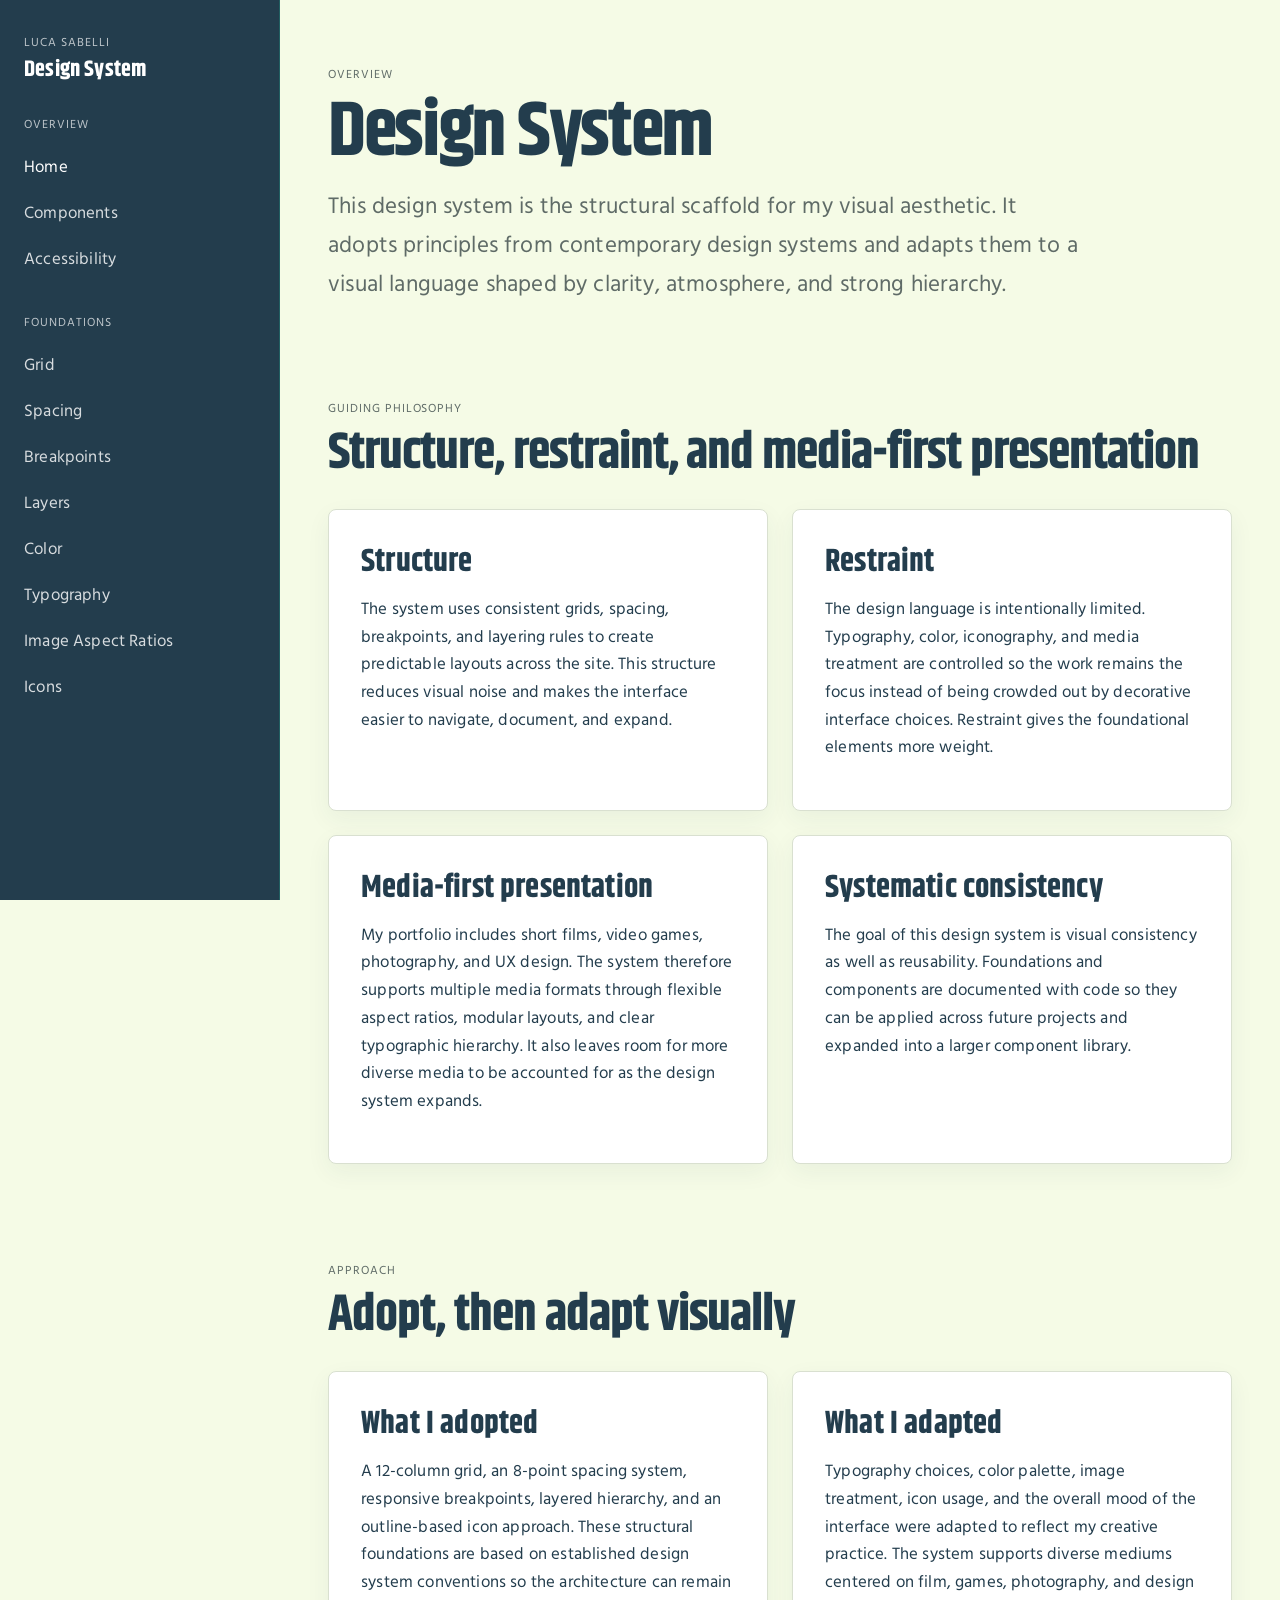
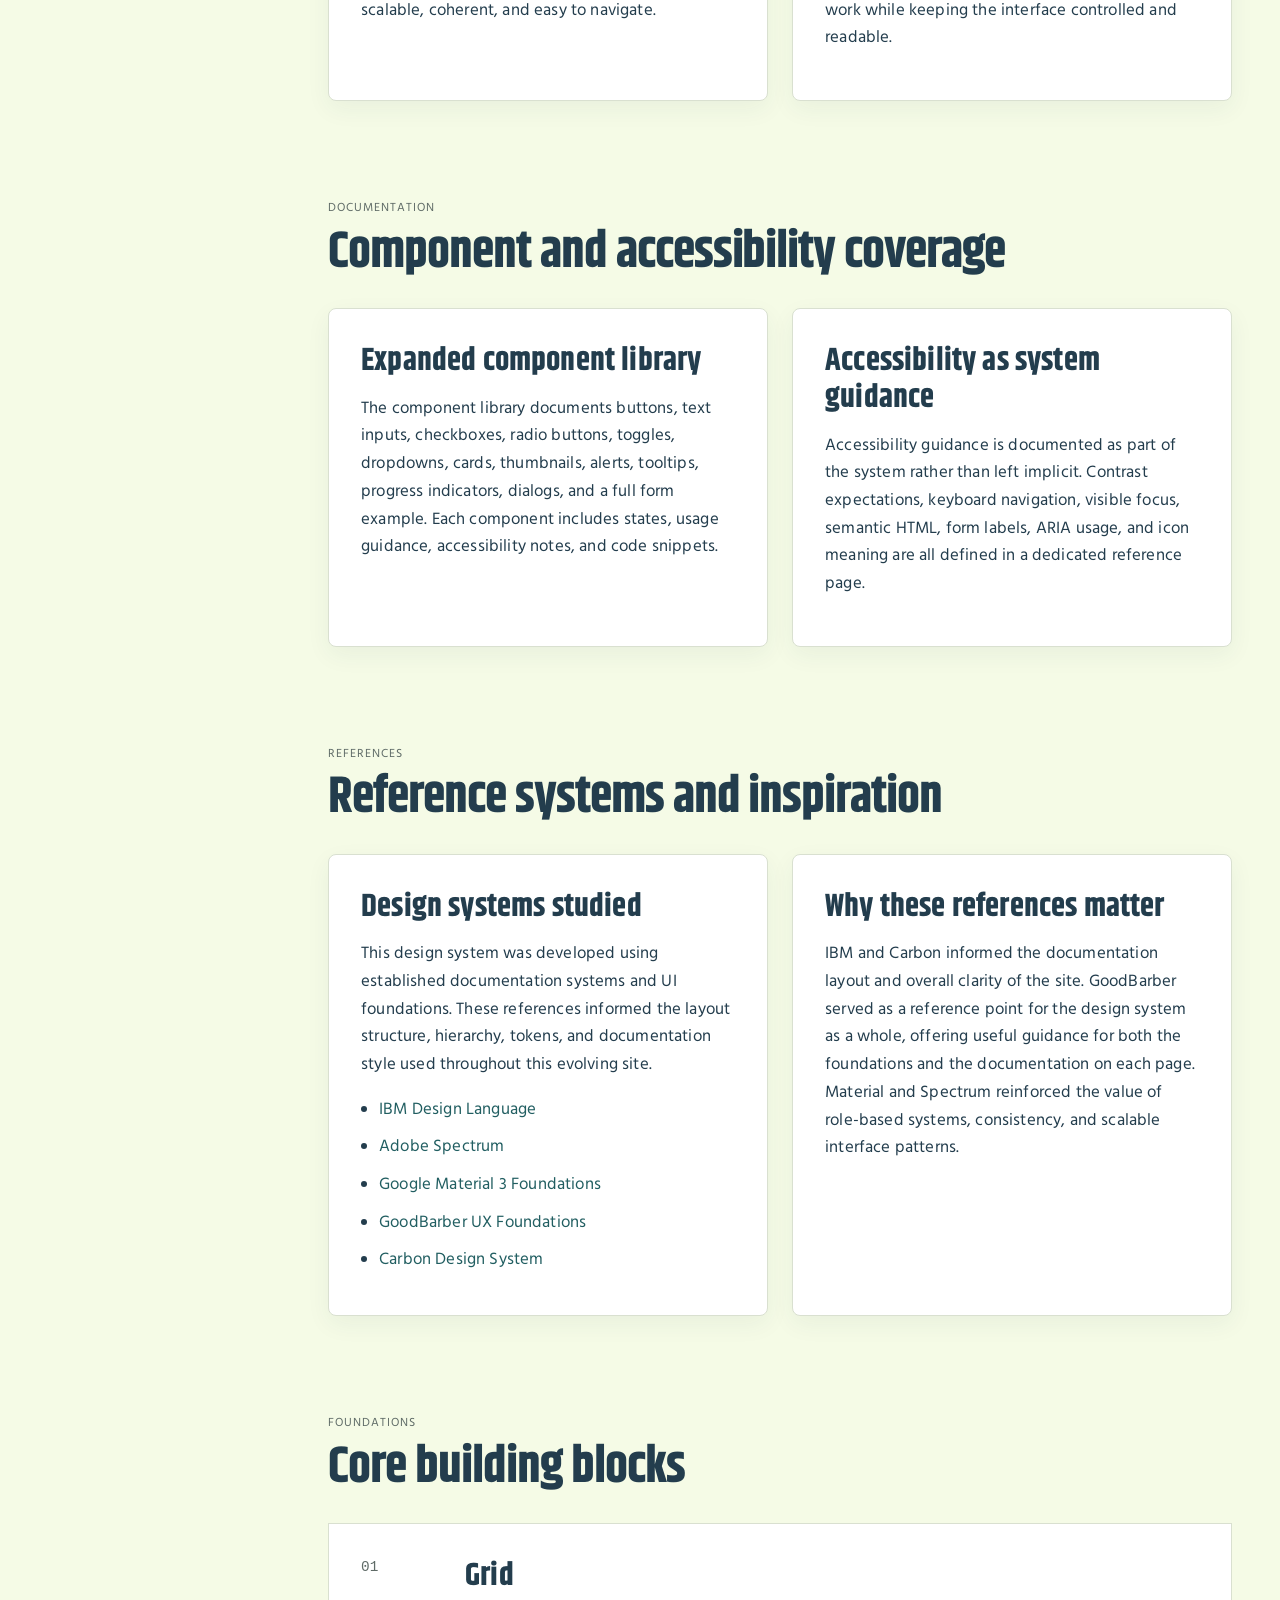
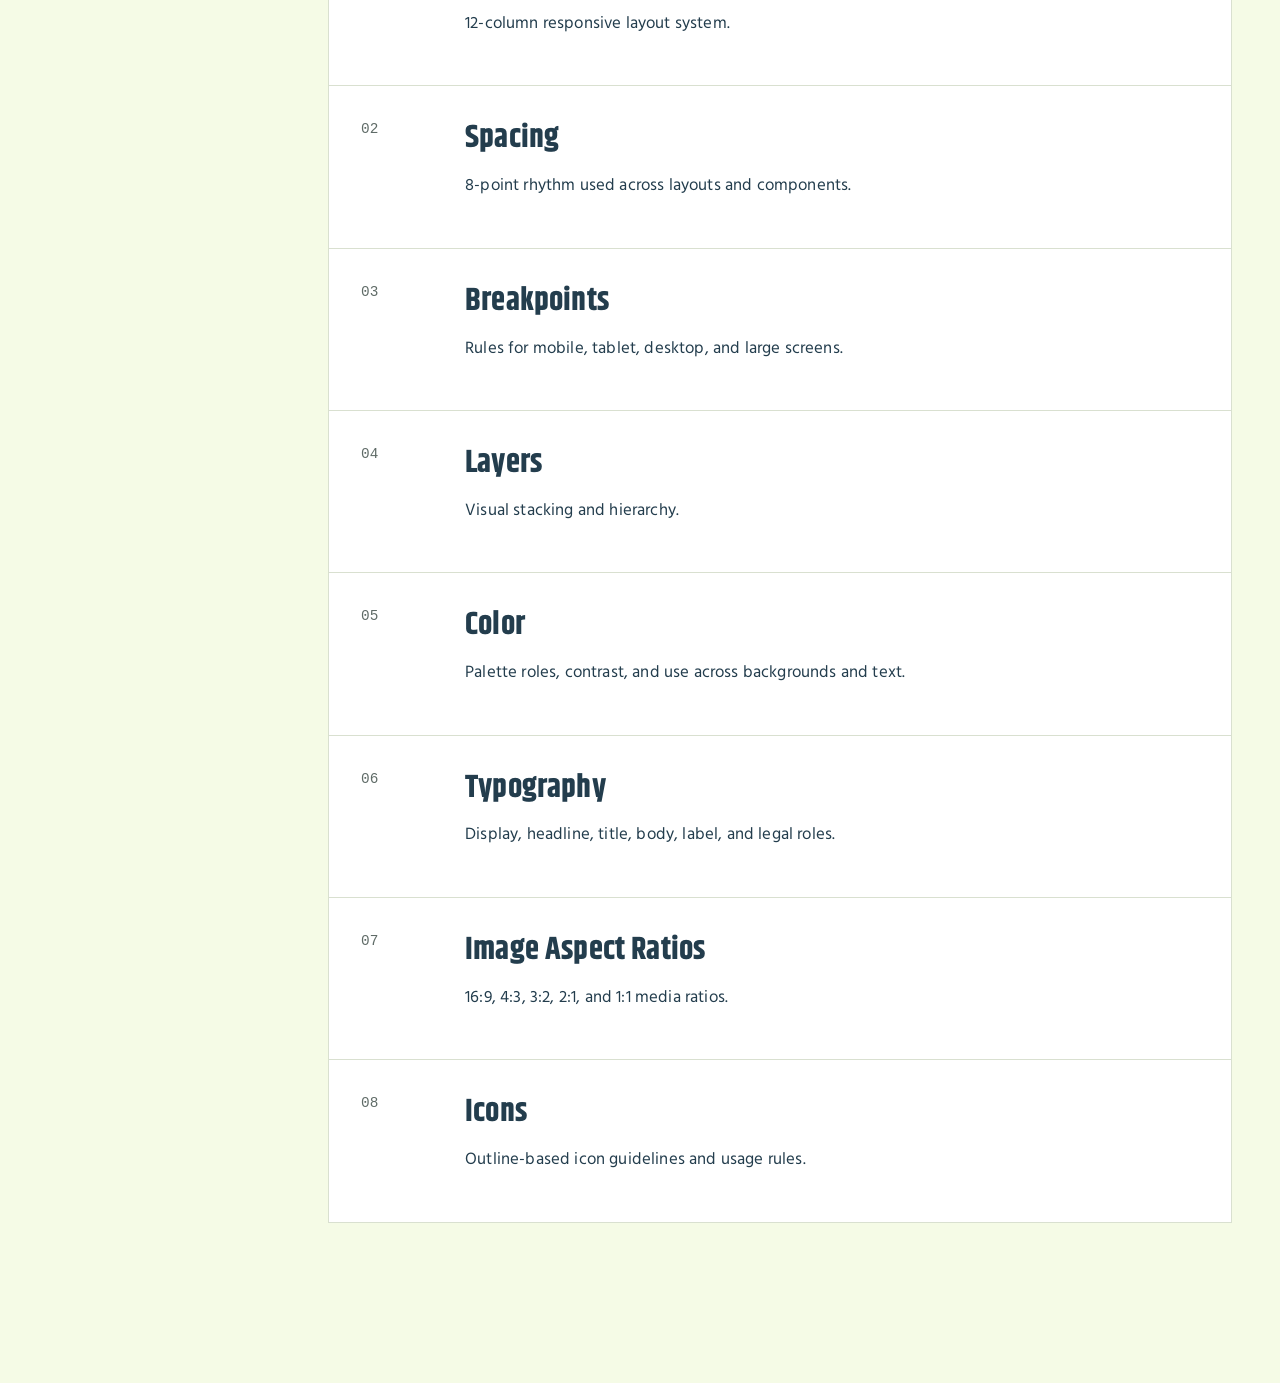
<file: index.html>
<!DOCTYPE html>
<html lang="en">
<head>
  <meta charset="UTF-8" />
  <meta name="viewport" content="width=device-width, initial-scale=1.0" />
  <title>Luca Sabelli — Design System</title>
  <link rel="stylesheet" href="css/style.css" />
</head>
<body>
  <div class="site-shell">
    <aside class="sidebar">
      <div class="sidebar-inner">
        <a class="brand" href="index.html">
          <span class="brand-kicker">Luca Sabelli</span>
          <span class="brand-title">Design System</span>
        </a>

        <nav class="nav-group">
          <p class="nav-label">Overview</p>
          <a class="nav-link active" href="index.html" aria-current="page">Home</a>
          <a class="nav-link" href="components.html">Components</a>
          <a class="nav-link" href="accessibility.html">Accessibility</a>
        </nav>


        <nav class="nav-group">
          <p class="nav-label">Foundations</p>
          <a class="nav-link" href="foundations/grid.html">Grid</a>
          <a class="nav-link" href="foundations/spacing.html">Spacing</a>
          <a class="nav-link" href="foundations/breakpoints.html">Breakpoints</a>
          <a class="nav-link" href="foundations/layers.html">Layers</a>
          <a class="nav-link" href="foundations/colors.html">Color</a>
          <a class="nav-link" href="foundations/typography.html">Typography</a>
          <a class="nav-link" href="foundations/aspect-ratios.html">Image Aspect Ratios</a>
          <a class="nav-link" href="foundations/icons.html">Icons</a>
        </nav>
      </div>
    </aside>

    <main class="main-content">
      <section class="hero">
        <p class="eyebrow">Overview</p>
        <h1>Design System</h1>
        <p class="lead">
          This design system is the structural scaffold for my visual aesthetic.
          It adopts principles from contemporary design systems and adapts them to
          a visual language shaped by clarity, atmosphere, and strong hierarchy.
        </p>
      </section>

      <section class="content-section">
        <div class="section-header">
          <p class="eyebrow">Guiding philosophy</p>
          <h2>Structure, restraint, and media-first presentation</h2>
        </div>

        <div class="content-grid two-col">
          <article class="card">
            <h3>Structure</h3>
            <p>
              The system uses consistent grids, spacing, breakpoints, and layering
              rules to create predictable layouts across the site. This structure
              reduces visual noise and makes the interface easier to navigate,
              document, and expand.
            </p>
          </article>

          <article class="card">
            <h3>Restraint</h3>
            <p>
              The design language is intentionally limited. Typography, color,
              iconography, and media treatment are controlled so the work remains
              the focus instead of being crowded out by decorative interface choices.
              Restraint gives the foundational elements more weight.
            </p>
          </article>

          <article class="card">
            <h3>Media-first presentation</h3>
            <p>
              My portfolio includes short films, video games, photography, and
              UX design. The system therefore supports multiple media formats
              through flexible aspect ratios, modular layouts, and clear
              typographic hierarchy. It also leaves room for more diverse media
              to be accounted for as the design system expands.
            </p>
          </article>

          <article class="card">
            <h3>Systematic consistency</h3>
            <p>
              The goal of this design system is visual consistency as well as
              reusability. Foundations and components are documented with
              code so they can be applied across future projects and expanded into
              a larger component library.
            </p>
          </article>
        </div>
      </section>

      <section class="content-section">
        <div class="section-header">
          <p class="eyebrow">Approach</p>
          <h2>Adopt, then adapt visually</h2>
        </div>

        <div class="content-grid two-col">
          <article class="card">
            <h3>What I adopted</h3>
            <p>
              A 12-column grid, an 8-point spacing system, responsive breakpoints,
              layered hierarchy, and an outline-based icon approach. These
              structural foundations are based on established design system
              conventions so the architecture can remain scalable, coherent, and
              easy to navigate.
            </p>
          </article>

          <article class="card">
            <h3>What I adapted</h3>
            <p>
              Typography choices, color palette, image treatment, icon usage, and
              the overall mood of the interface were adapted to reflect my creative
              practice. The system supports diverse mediums centered on film, games,
              photography, and design work while keeping the interface controlled
              and readable.
            </p>
          </article>
        </div>
      </section>

      <section class="content-section">
        <div class="section-header">
          <p class="eyebrow">Documentation</p>
          <h2>Component and accessibility coverage</h2>
        </div>

        <div class="content-grid two-col">
          <article class="card">
            <h3>Expanded component library</h3>
            <p>
              The component library documents buttons, text inputs, checkboxes,
              radio buttons, toggles, dropdowns, cards, thumbnails, alerts,
              tooltips, progress indicators, dialogs, and a full form example.
              Each component includes states, usage guidance, accessibility notes,
              and code snippets.
            </p>
          </article>

          <article class="card">
            <h3>Accessibility as system guidance</h3>
            <p>
              Accessibility guidance is documented as part of the system rather
              than left implicit. Contrast expectations, keyboard navigation,
              visible focus, semantic HTML, form labels, ARIA usage, and icon
              meaning are all defined in a dedicated reference page.
            </p>
          </article>
        </div>
      </section>

      <section class="content-section">
        <div class="section-header">
          <p class="eyebrow">References</p>
          <h2>Reference systems and inspiration</h2>
        </div>

        <div class="content-grid two-col">
          <article class="card">
            <h3>Design systems studied</h3>
            <p>
              This design system was developed using established documentation
              systems and UI foundations. These references informed the layout
              structure, hierarchy, tokens, and documentation style used
              throughout this evolving site.
            </p>
            <ul class="reference-list">
              <li><a href="https://www.ibm.com/design/language/" target="_blank" rel="noopener noreferrer">IBM Design Language</a></li>
              <li><a href="https://spectrum.adobe.com/" target="_blank" rel="noopener noreferrer">Adobe Spectrum</a></li>
              <li><a href="https://m3.material.io/foundations" target="_blank" rel="noopener noreferrer">Google Material 3 Foundations</a></li>
              <li><a href="https://www.goodbarber.com/uxdesign/foundations/" target="_blank" rel="noopener noreferrer">GoodBarber UX Foundations</a></li>
              <li><a href="https://carbondesignsystem.com/" target="_blank" rel="noopener noreferrer">Carbon Design System</a></li>
            </ul>
          </article>

          <article class="card">
            <h3>Why these references matter</h3>
            <p>
              IBM and Carbon informed the documentation layout and overall
              clarity of the site. GoodBarber served as a reference point for the
              design system as a whole, offering useful guidance for both the
              foundations and the documentation on each page. Material and
              Spectrum reinforced the value of role-based systems, consistency,
              and scalable interface patterns.
            </p>
          </article>
        </div>
      </section>

      <section class="content-section">
        <div class="section-header">
          <p class="eyebrow">Foundations</p>
          <h2>Core building blocks</h2>
        </div>

        <div class="foundation-list">
          <a class="foundation-item" href="foundations/grid.html">
            <span class="foundation-number">01</span>
            <div>
              <h3>Grid</h3>
              <p>12-column responsive layout system.</p>
            </div>
          </a>

          <a class="foundation-item" href="foundations/spacing.html">
            <span class="foundation-number">02</span>
            <div>
              <h3>Spacing</h3>
              <p>8-point rhythm used across layouts and components.</p>
            </div>
          </a>

          <a class="foundation-item" href="foundations/breakpoints.html">
            <span class="foundation-number">03</span>
            <div>
              <h3>Breakpoints</h3>
              <p>Rules for mobile, tablet, desktop, and large screens.</p>
            </div>
          </a>

          <a class="foundation-item" href="foundations/layers.html">
            <span class="foundation-number">04</span>
            <div>
              <h3>Layers</h3>
              <p>Visual stacking and hierarchy.</p>
            </div>
          </a>

          <a class="foundation-item" href="foundations/colors.html">
            <span class="foundation-number">05</span>
            <div>
              <h3>Color</h3>
              <p>Palette roles, contrast, and use across backgrounds and text.</p>
            </div>
          </a>

          <a class="foundation-item" href="foundations/typography.html">
            <span class="foundation-number">06</span>
            <div>
              <h3>Typography</h3>
              <p>Display, headline, title, body, label, and legal roles.</p>
            </div>
          </a>

          <a class="foundation-item" href="foundations/aspect-ratios.html">
            <span class="foundation-number">07</span>
            <div>
              <h3>Image Aspect Ratios</h3>
              <p>16:9, 4:3, 3:2, 2:1, and 1:1 media ratios.</p>
            </div>
          </a>

          <a class="foundation-item" href="foundations/icons.html">
            <span class="foundation-number">08</span>
            <div>
              <h3>Icons</h3>
              <p>Outline-based icon guidelines and usage rules.</p>
            </div>
          </a>
        </div>
      </section>
    </main>
  </div>
</body>
</html>
</file>
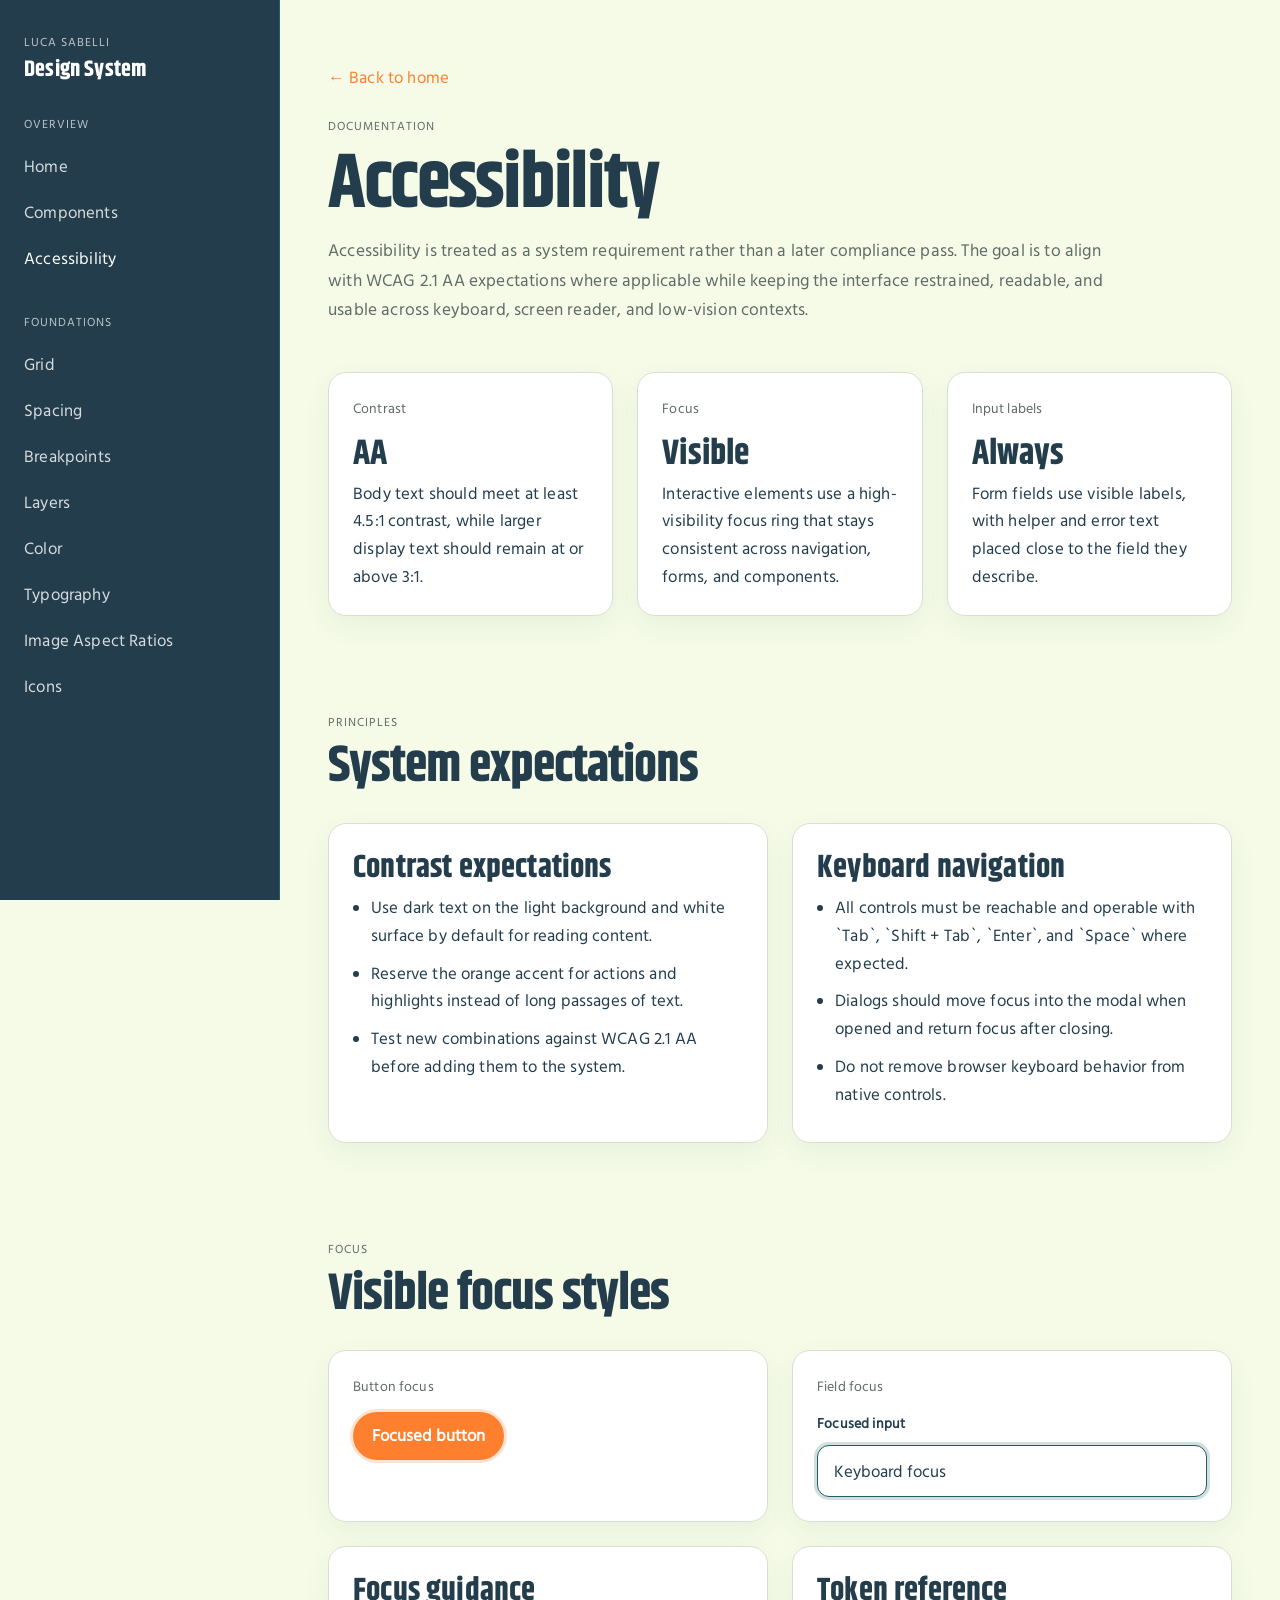
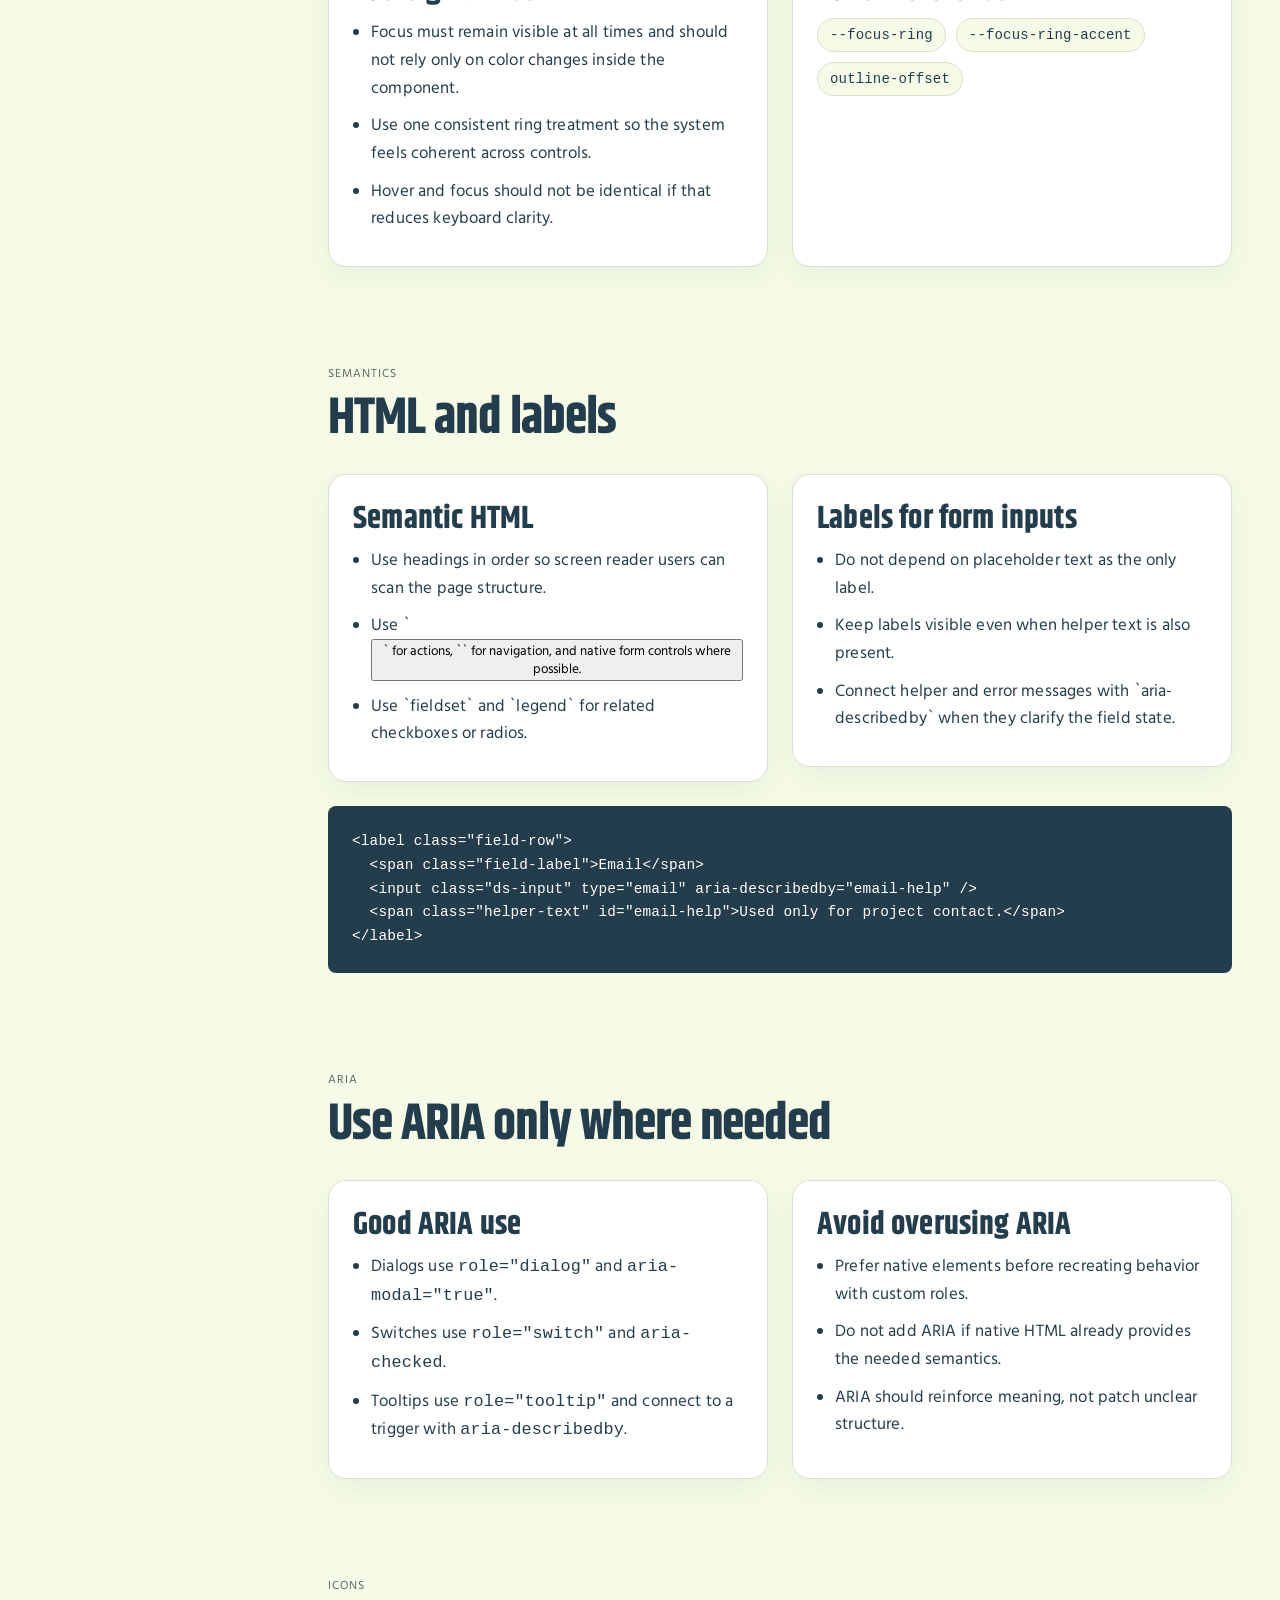
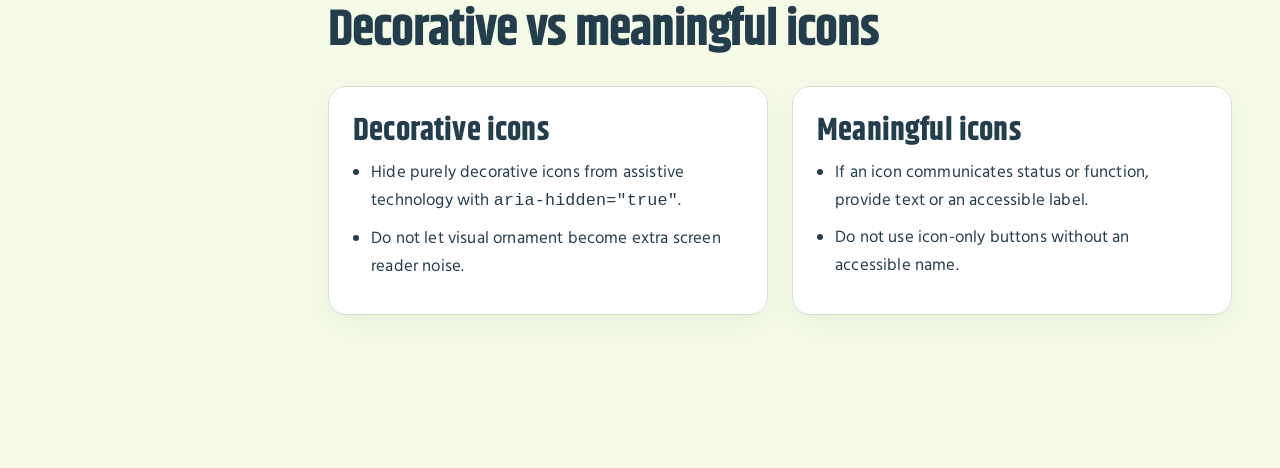
<file: accessibility.html>
<!DOCTYPE html>
<html lang="en">
<head>
  <meta charset="UTF-8" />
  <meta name="viewport" content="width=device-width, initial-scale=1.0" />
  <title>Accessibility - Luca Sabelli Design System</title>
  <link rel="stylesheet" href="css/style.css" />
</head>
<body>
  <div class="site-shell">
    <aside class="sidebar">
      <div class="sidebar-inner">
        <a class="brand" href="index.html">
          <span class="brand-kicker">Luca Sabelli</span>
          <span class="brand-title">Design System</span>
        </a>

        <nav class="nav-group">
          <p class="nav-label">Overview</p>
          <a class="nav-link" href="index.html">Home</a>
          <a class="nav-link" href="components.html">Components</a>
          <a class="nav-link active" href="accessibility.html" aria-current="page">Accessibility</a>
        </nav>

        <nav class="nav-group">
          <p class="nav-label">Foundations</p>
          <a class="nav-link" href="foundations/grid.html">Grid</a>
          <a class="nav-link" href="foundations/spacing.html">Spacing</a>
          <a class="nav-link" href="foundations/breakpoints.html">Breakpoints</a>
          <a class="nav-link" href="foundations/layers.html">Layers</a>
          <a class="nav-link" href="foundations/colors.html">Color</a>
          <a class="nav-link" href="foundations/typography.html">Typography</a>
          <a class="nav-link" href="foundations/aspect-ratios.html">Image Aspect Ratios</a>
          <a class="nav-link" href="foundations/icons.html">Icons</a>
        </nav>
      </div>
    </aside>

    <main class="main-content">
      <a class="back-link" href="index.html">&larr; Back to home</a>

      <header class="page-header">
        <p class="eyebrow">Documentation</p>
        <h1>Accessibility</h1>
        <p class="page-intro">
          Accessibility is treated as a system requirement rather than a later
          compliance pass. The goal is to align with WCAG 2.1 AA expectations
          where applicable while keeping the interface restrained, readable, and
          usable across keyboard, screen reader, and low-vision contexts.
        </p>
      </header>

      <section class="content-section">
        <div class="accessibility-grid three-col">
          <article class="accessibility-card">
            <p class="label">Contrast</p>
            <p class="a11y-stat">AA</p>
            <p>Body text should meet at least 4.5:1 contrast, while larger display text should remain at or above 3:1.</p>
          </article>
          <article class="accessibility-card">
            <p class="label">Focus</p>
            <p class="a11y-stat">Visible</p>
            <p>Interactive elements use a high-visibility focus ring that stays consistent across navigation, forms, and components.</p>
          </article>
          <article class="accessibility-card">
            <p class="label">Input labels</p>
            <p class="a11y-stat">Always</p>
            <p>Form fields use visible labels, with helper and error text placed close to the field they describe.</p>
          </article>
        </div>
      </section>

      <section class="content-section">
        <div class="section-header">
          <p class="eyebrow">Principles</p>
          <h2>System expectations</h2>
        </div>

        <div class="doc-grid">
          <article class="doc-card">
            <h3>Contrast expectations</h3>
            <ul class="guideline-list">
              <li>Use dark text on the light background and white surface by default for reading content.</li>
              <li>Reserve the orange accent for actions and highlights instead of long passages of text.</li>
              <li>Test new combinations against WCAG 2.1 AA before adding them to the system.</li>
            </ul>
          </article>
          <article class="doc-card">
            <h3>Keyboard navigation</h3>
            <ul class="guideline-list">
              <li>All controls must be reachable and operable with `Tab`, `Shift + Tab`, `Enter`, and `Space` where expected.</li>
              <li>Dialogs should move focus into the modal when opened and return focus after closing.</li>
              <li>Do not remove browser keyboard behavior from native controls.</li>
            </ul>
          </article>
        </div>
      </section>

      <section class="content-section">
        <div class="section-header">
          <p class="eyebrow">Focus</p>
          <h2>Visible focus styles</h2>
        </div>

        <div class="component-grid">
          <article class="component-preview-panel">
            <p class="label">Button focus</p>
            <button class="ds-button is-focus" type="button">Focused button</button>
          </article>
          <article class="component-preview-panel">
            <p class="label">Field focus</p>
            <label class="field-row">
              <span class="field-label">Focused input</span>
              <input class="ds-input is-focus" type="text" value="Keyboard focus" />
            </label>
          </article>
        </div>

        <div class="doc-grid">
          <article class="doc-card">
            <h3>Focus guidance</h3>
            <ul class="guideline-list">
              <li>Focus must remain visible at all times and should not rely only on color changes inside the component.</li>
              <li>Use one consistent ring treatment so the system feels coherent across controls.</li>
              <li>Hover and focus should not be identical if that reduces keyboard clarity.</li>
            </ul>
          </article>
          <article class="doc-card">
            <h3>Token reference</h3>
            <div class="a11y-chip-row">
              <span class="a11y-chip"><code>--focus-ring</code></span>
              <span class="a11y-chip"><code>--focus-ring-accent</code></span>
              <span class="a11y-chip"><code>outline-offset</code></span>
            </div>
          </article>
        </div>
      </section>

      <section class="content-section">
        <div class="section-header">
          <p class="eyebrow">Semantics</p>
          <h2>HTML and labels</h2>
        </div>

        <div class="doc-grid">
          <article class="doc-card">
            <h3>Semantic HTML</h3>
            <ul class="guideline-list">
              <li>Use headings in order so screen reader users can scan the page structure.</li>
              <li>Use `<button>` for actions, `<a>` for navigation, and native form controls where possible.</li>
              <li>Use `fieldset` and `legend` for related checkboxes or radios.</li>
            </ul>
          </article>
          <article class="doc-card">
            <h3>Labels for form inputs</h3>
            <ul class="guideline-list">
              <li>Do not depend on placeholder text as the only label.</li>
              <li>Keep labels visible even when helper text is also present.</li>
              <li>Connect helper and error messages with `aria-describedby` when they clarify the field state.</li>
            </ul>
          </article>
        </div>

        <pre class="component-code">&lt;label class="field-row"&gt;
  &lt;span class="field-label"&gt;Email&lt;/span&gt;
  &lt;input class="ds-input" type="email" aria-describedby="email-help" /&gt;
  &lt;span class="helper-text" id="email-help"&gt;Used only for project contact.&lt;/span&gt;
&lt;/label&gt;</pre>
      </section>

      <section class="content-section">
        <div class="section-header">
          <p class="eyebrow">ARIA</p>
          <h2>Use ARIA only where needed</h2>
        </div>

        <div class="doc-grid">
          <article class="doc-card">
            <h3>Good ARIA use</h3>
            <ul class="guideline-list">
              <li>Dialogs use <code>role="dialog"</code> and <code>aria-modal="true"</code>.</li>
              <li>Switches use <code>role="switch"</code> and <code>aria-checked</code>.</li>
              <li>Tooltips use <code>role="tooltip"</code> and connect to a trigger with <code>aria-describedby</code>.</li>
            </ul>
          </article>
          <article class="doc-card">
            <h3>Avoid overusing ARIA</h3>
            <ul class="guideline-list">
              <li>Prefer native elements before recreating behavior with custom roles.</li>
              <li>Do not add ARIA if native HTML already provides the needed semantics.</li>
              <li>ARIA should reinforce meaning, not patch unclear structure.</li>
            </ul>
          </article>
        </div>
      </section>

      <section class="content-section">
        <div class="section-header">
          <p class="eyebrow">Icons</p>
          <h2>Decorative vs meaningful icons</h2>
        </div>

        <div class="doc-grid">
          <article class="doc-card">
            <h3>Decorative icons</h3>
            <ul class="guideline-list">
              <li>Hide purely decorative icons from assistive technology with <code>aria-hidden="true"</code>.</li>
              <li>Do not let visual ornament become extra screen reader noise.</li>
            </ul>
          </article>
          <article class="doc-card">
            <h3>Meaningful icons</h3>
            <ul class="guideline-list">
              <li>If an icon communicates status or function, provide text or an accessible label.</li>
              <li>Do not use icon-only buttons without an accessible name.</li>
            </ul>
          </article>
        </div>
      </section>
    </main>
  </div>

  <script src="js/site.js"></script>
</body>
</html>
</file>
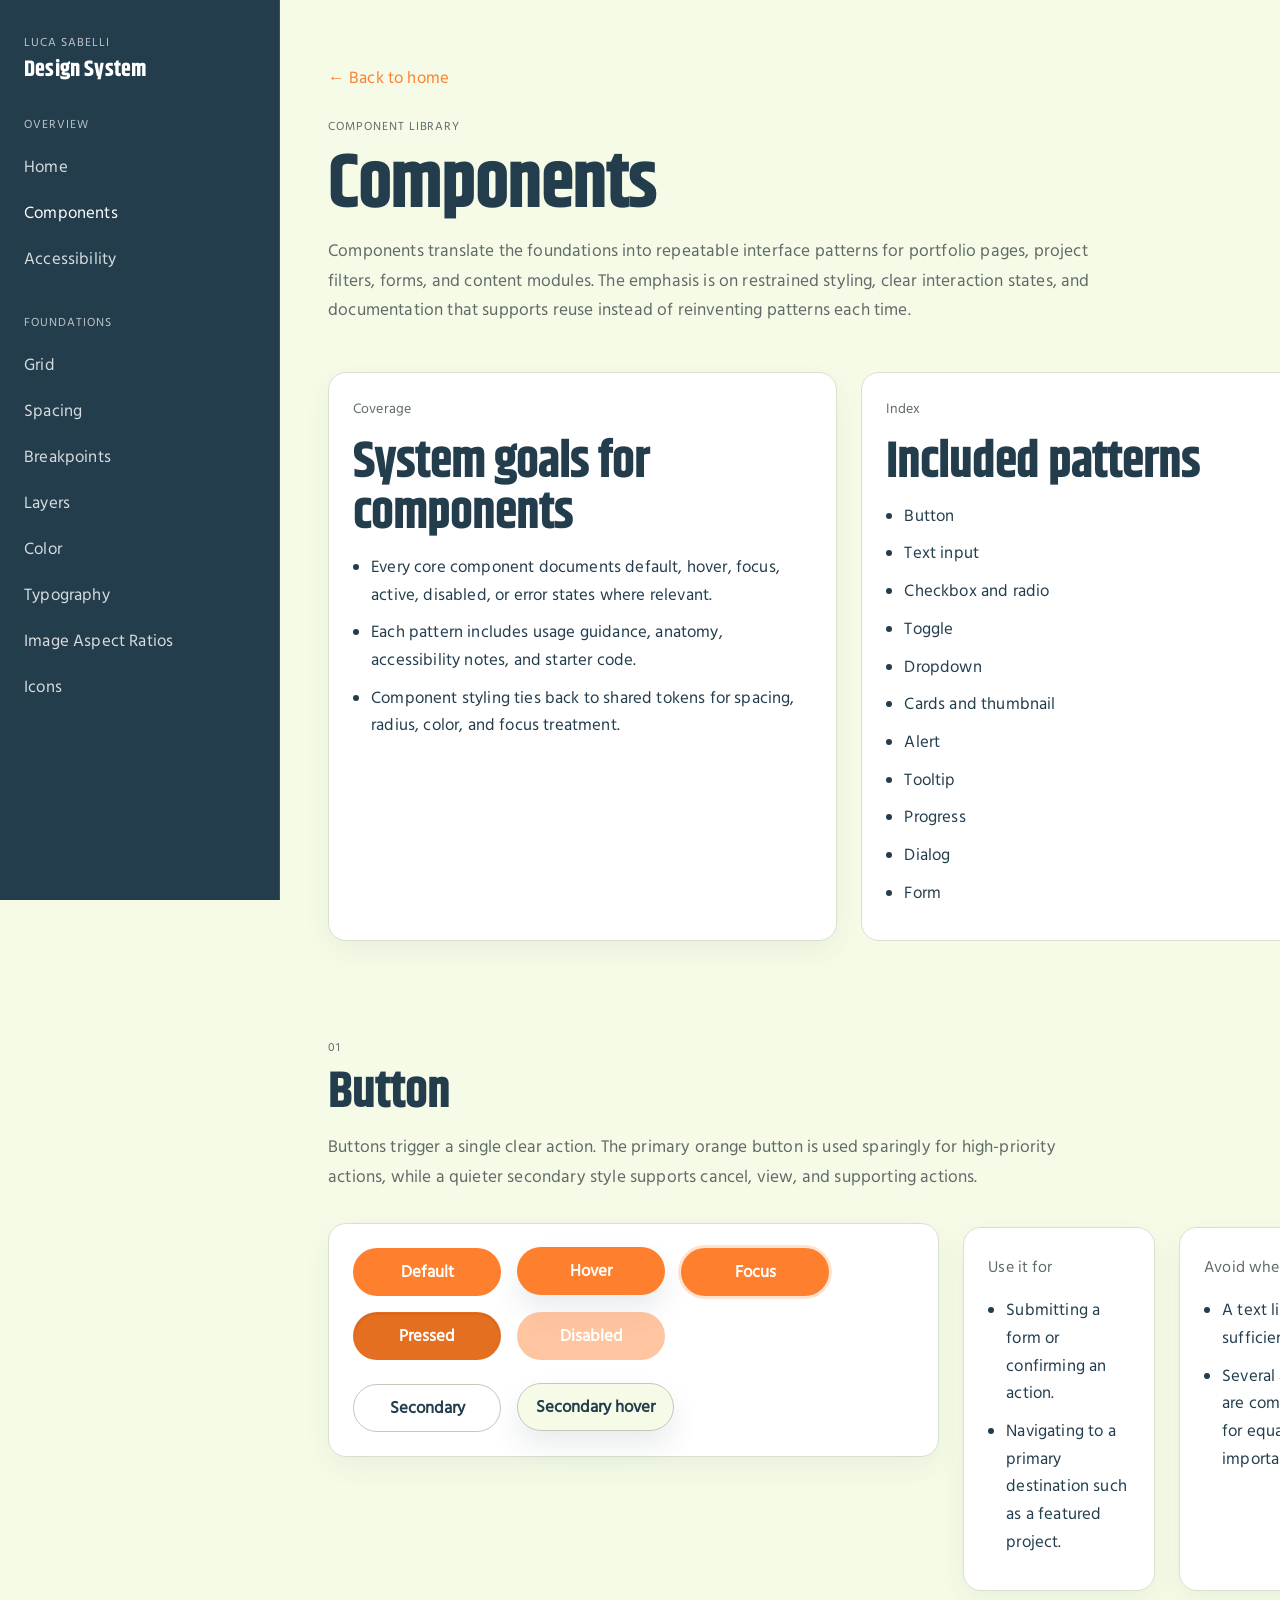
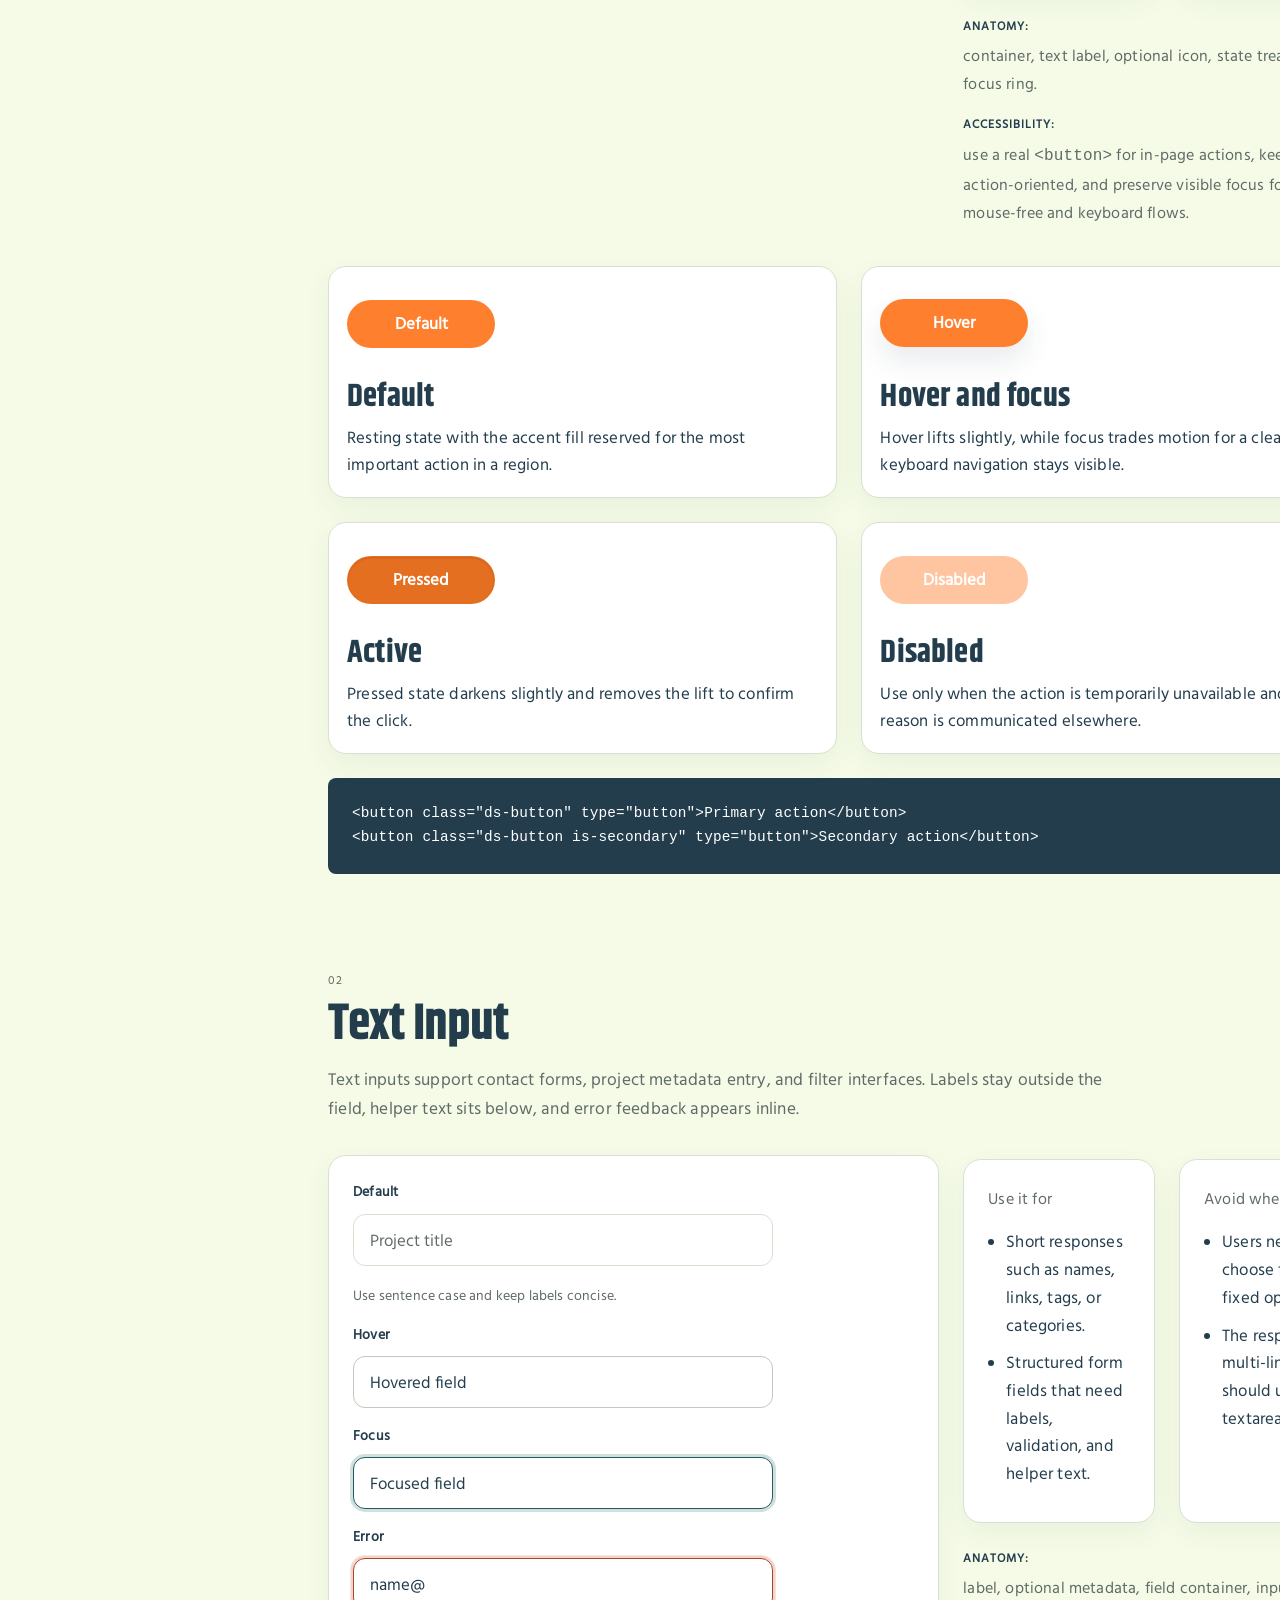
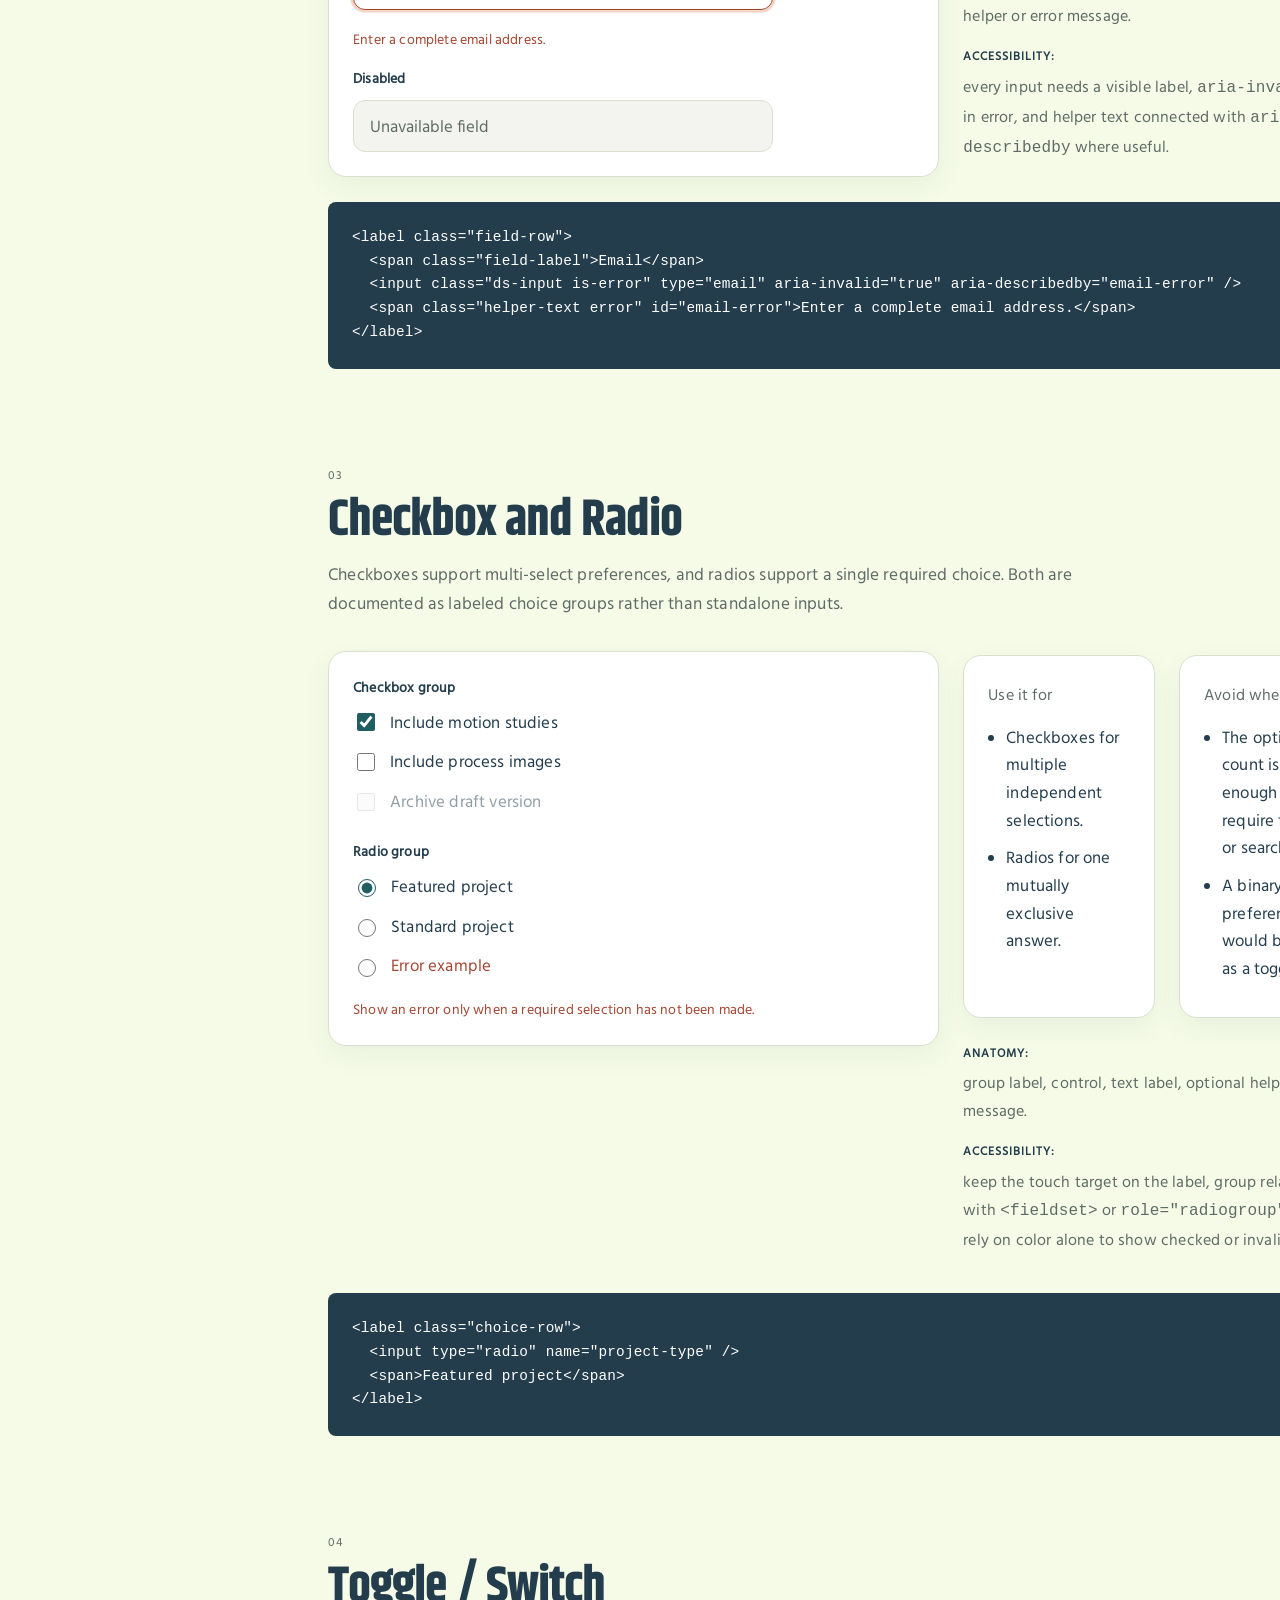
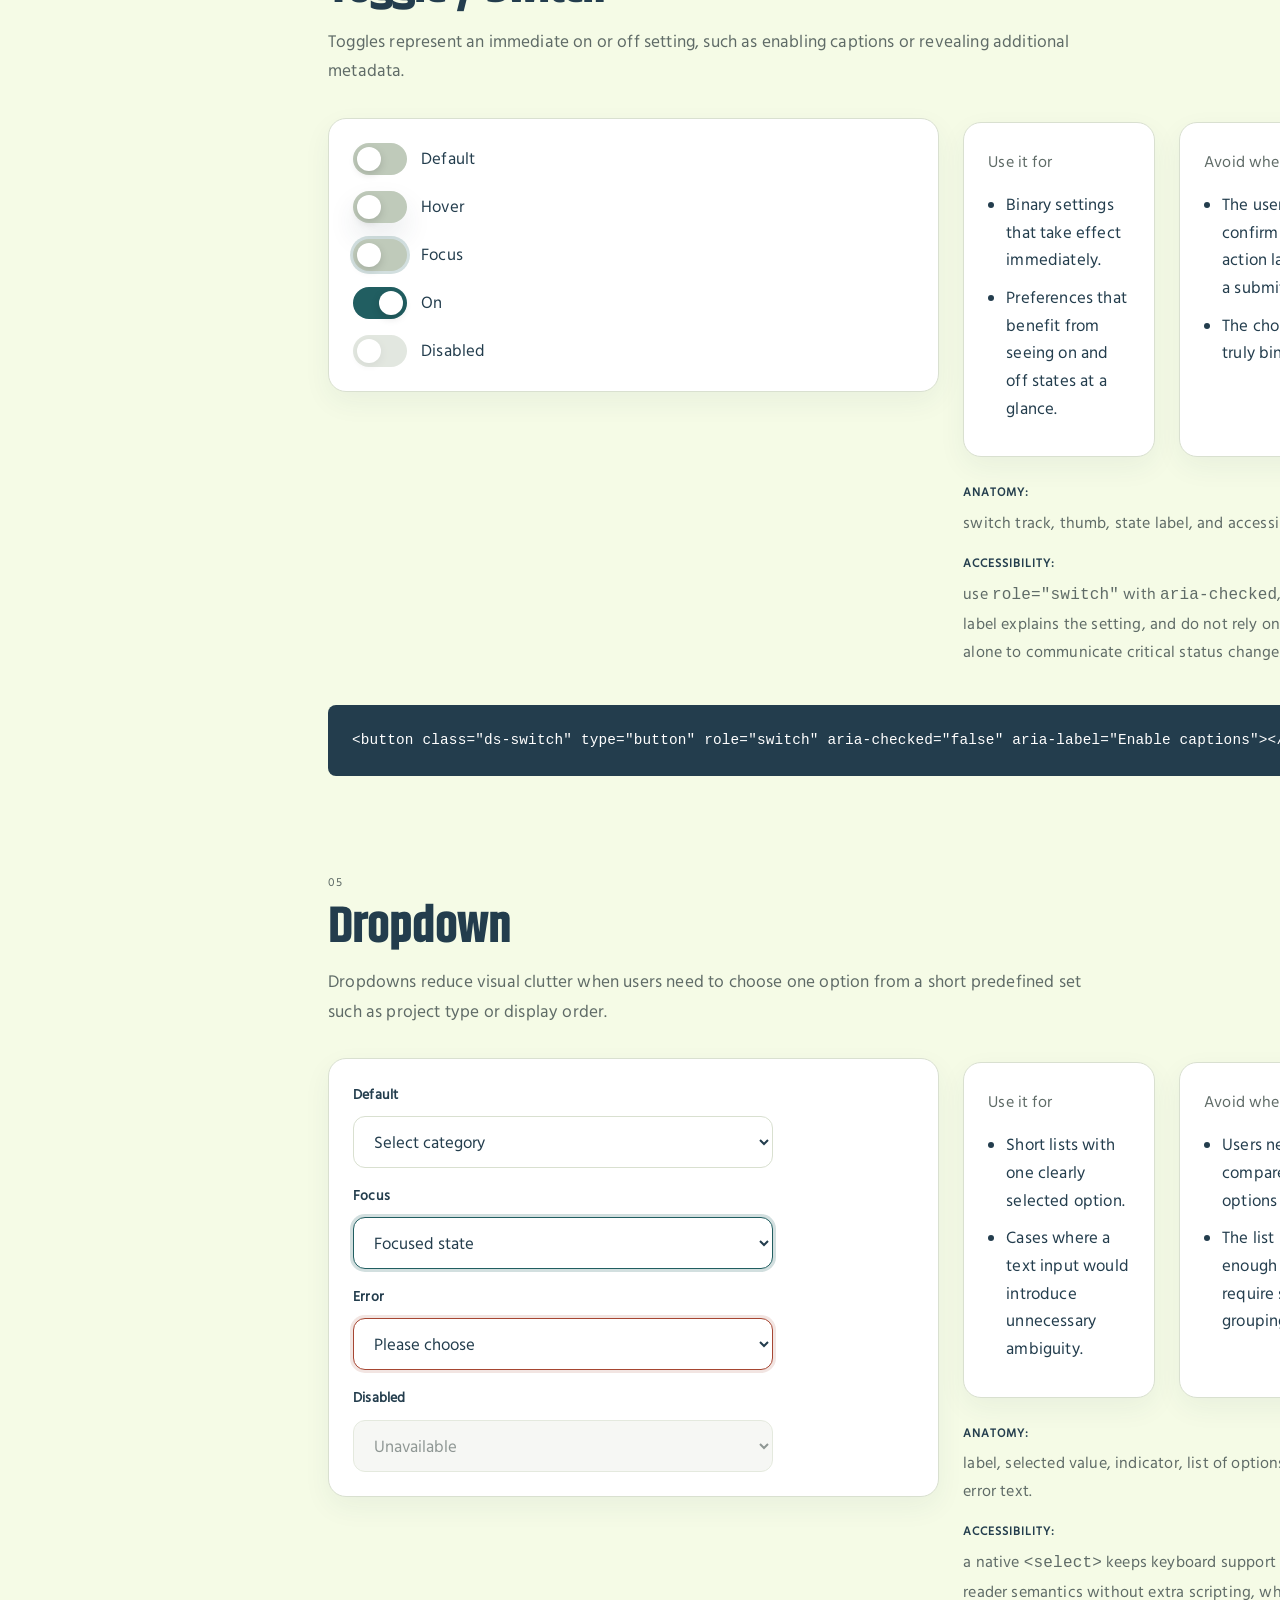
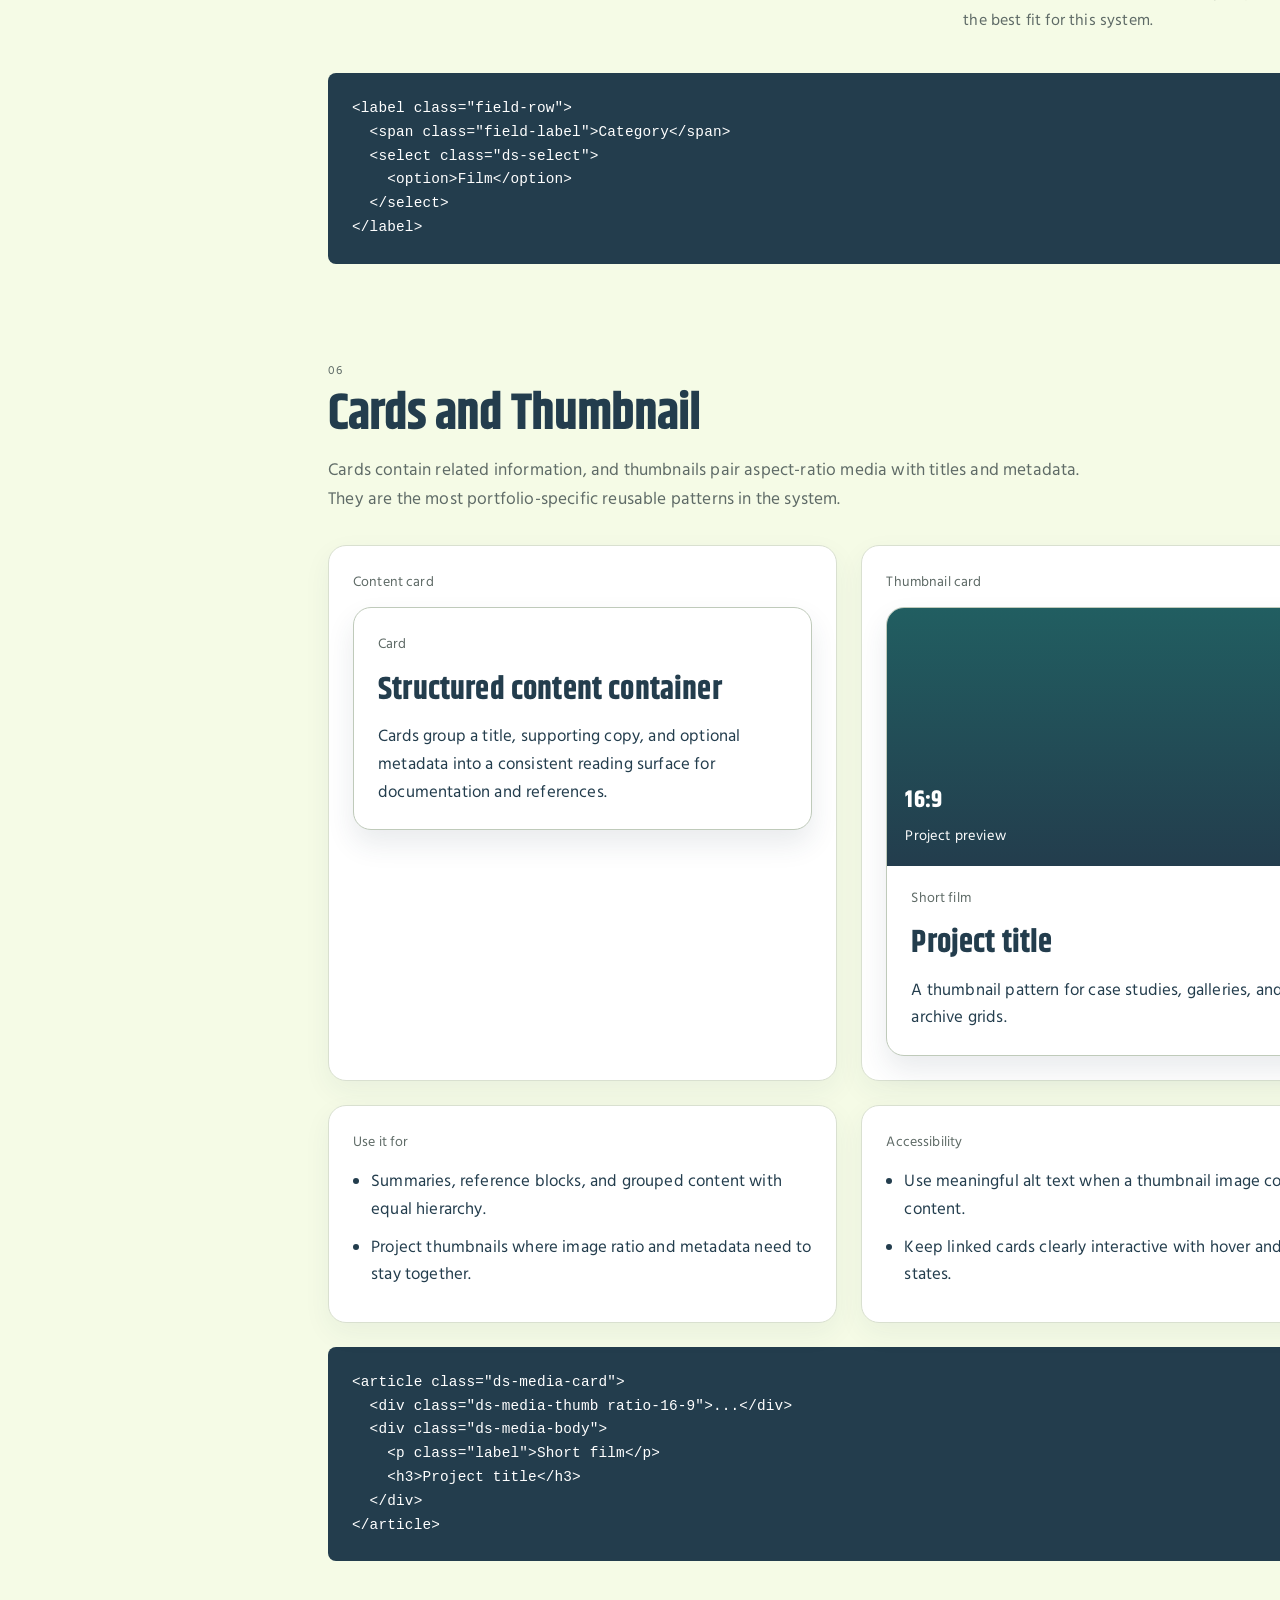
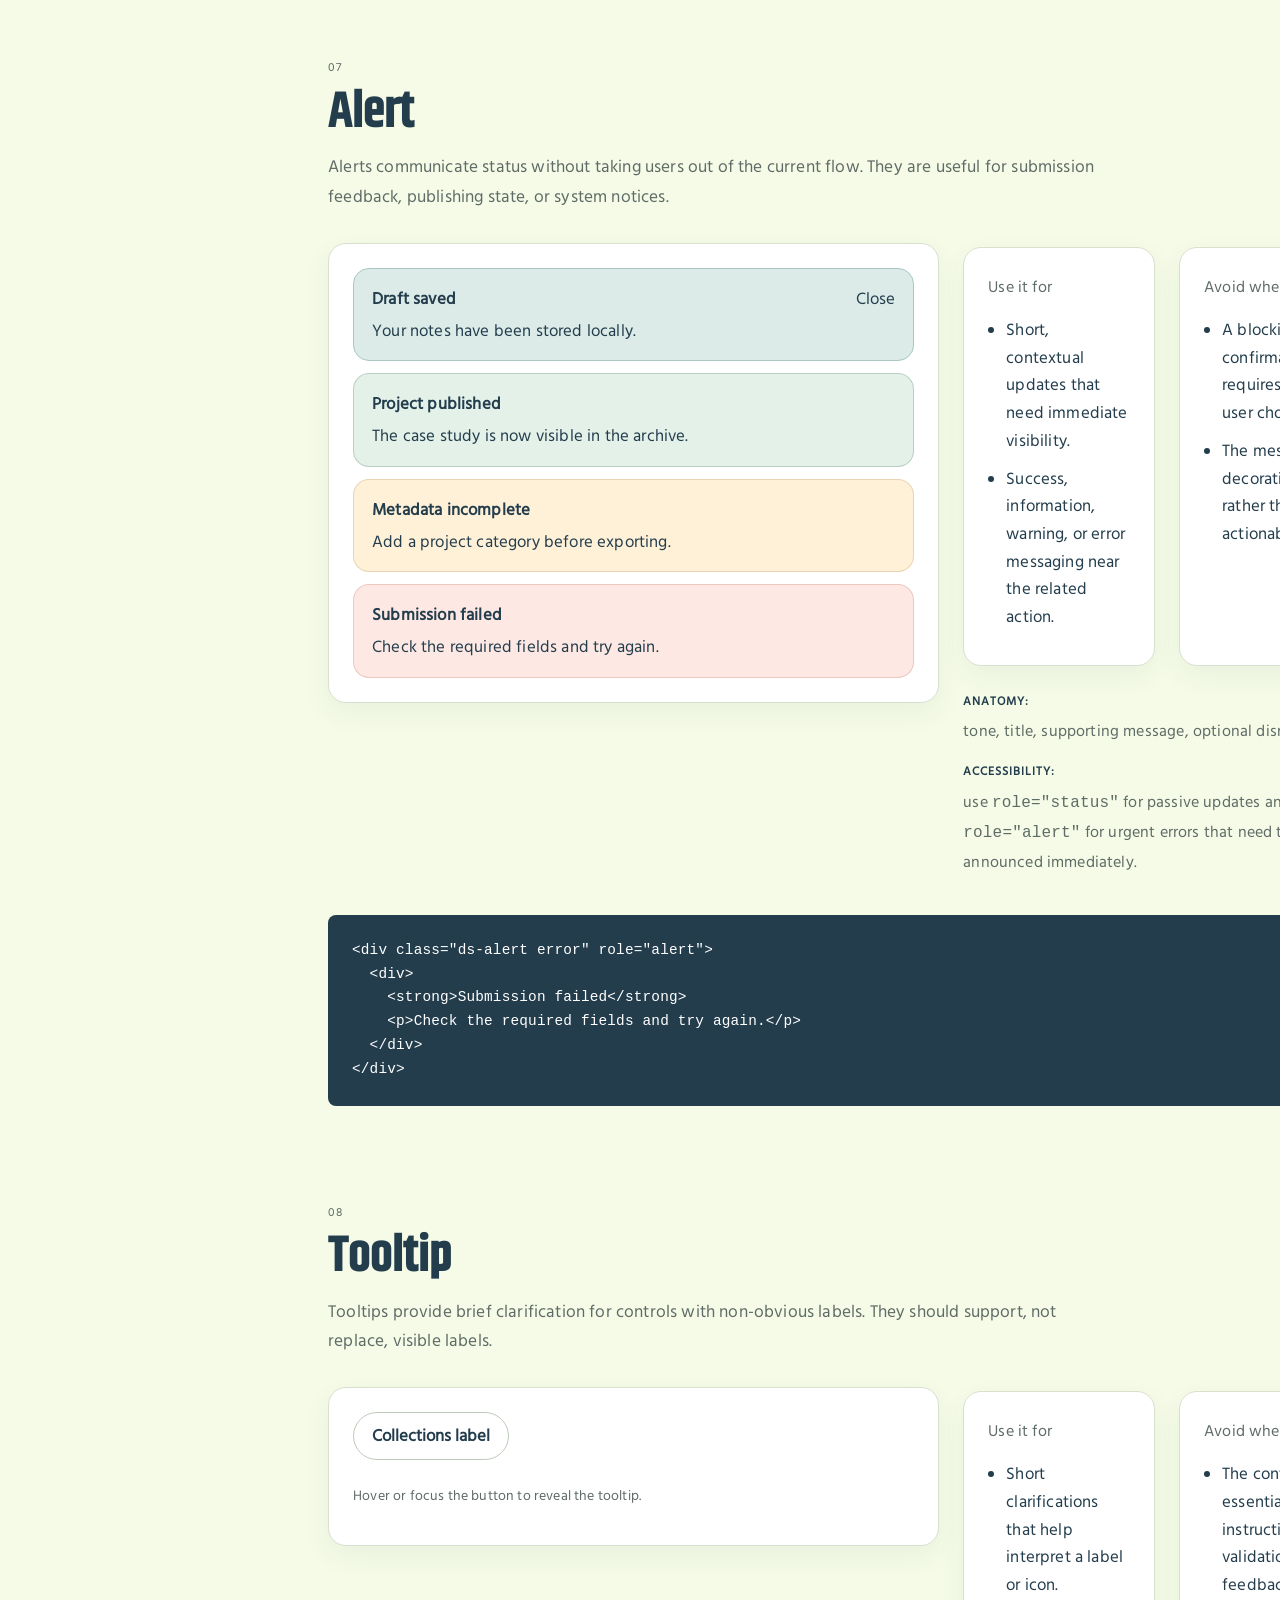
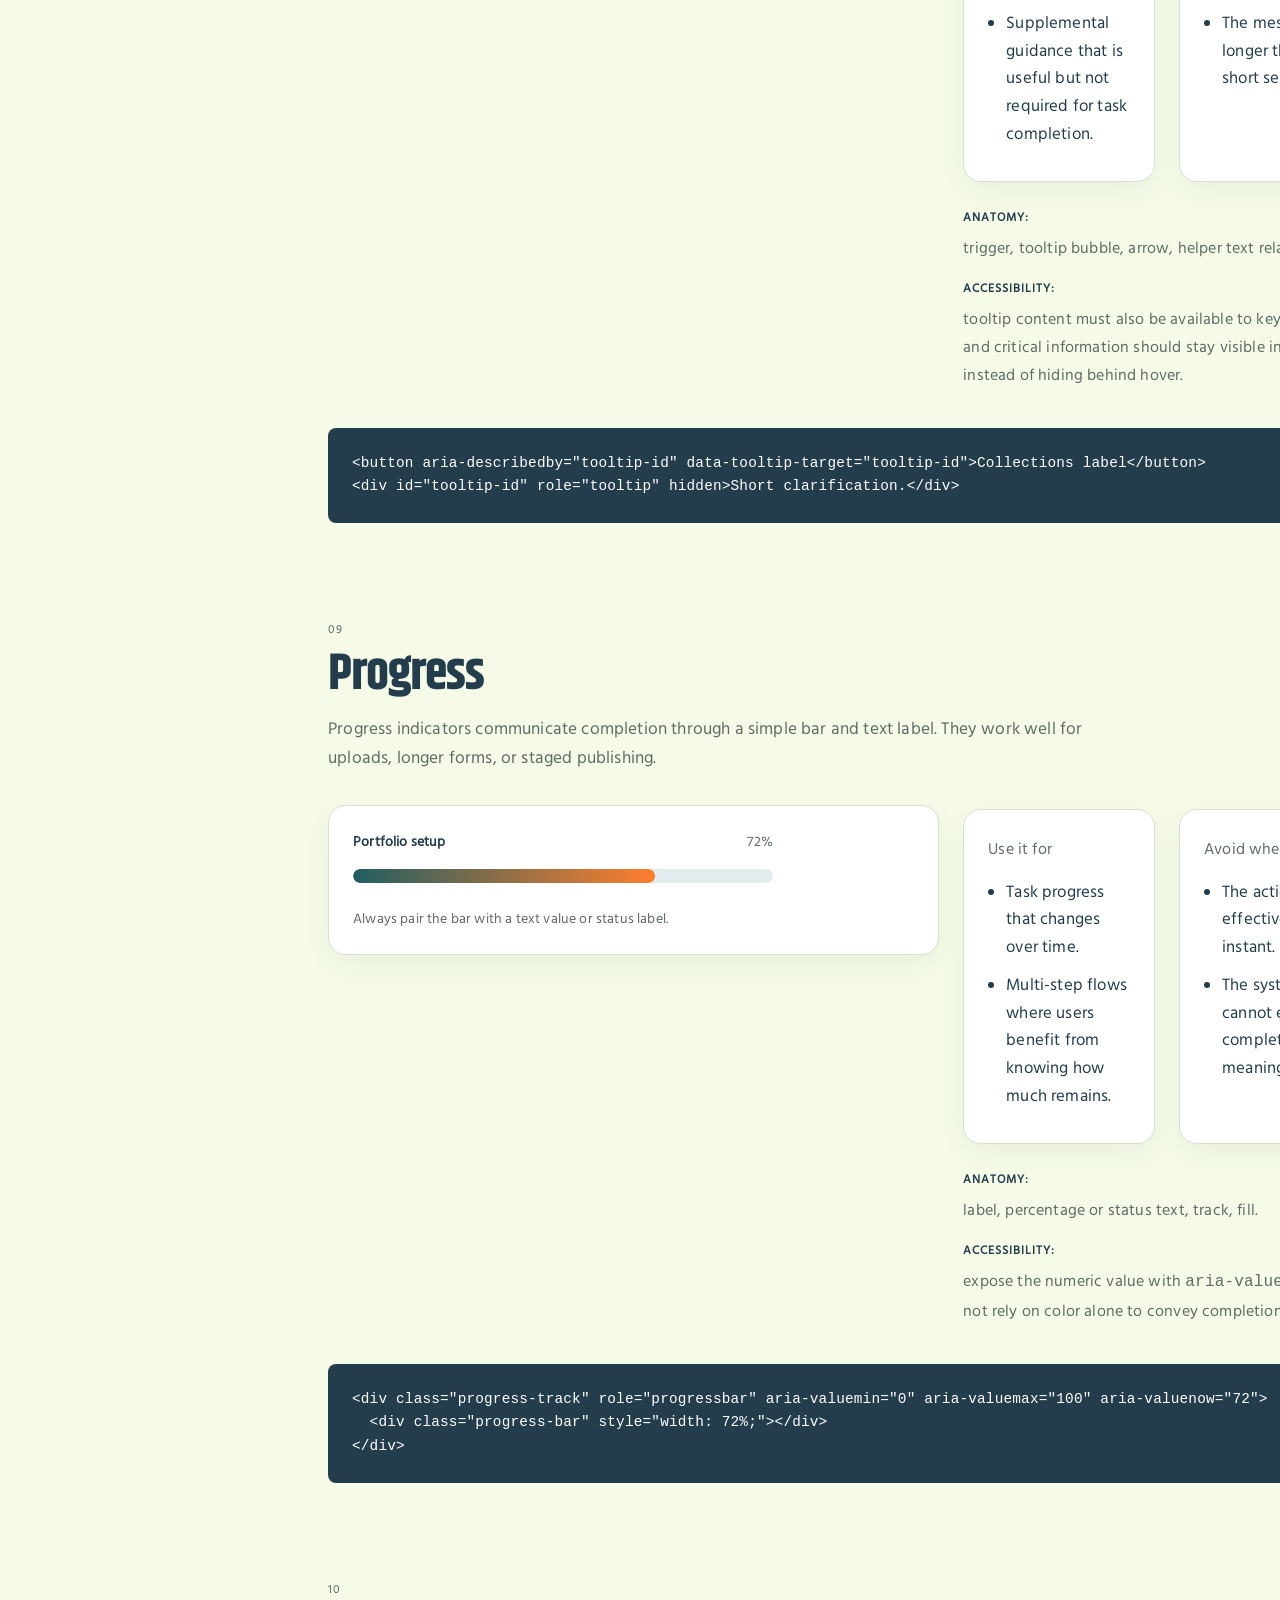
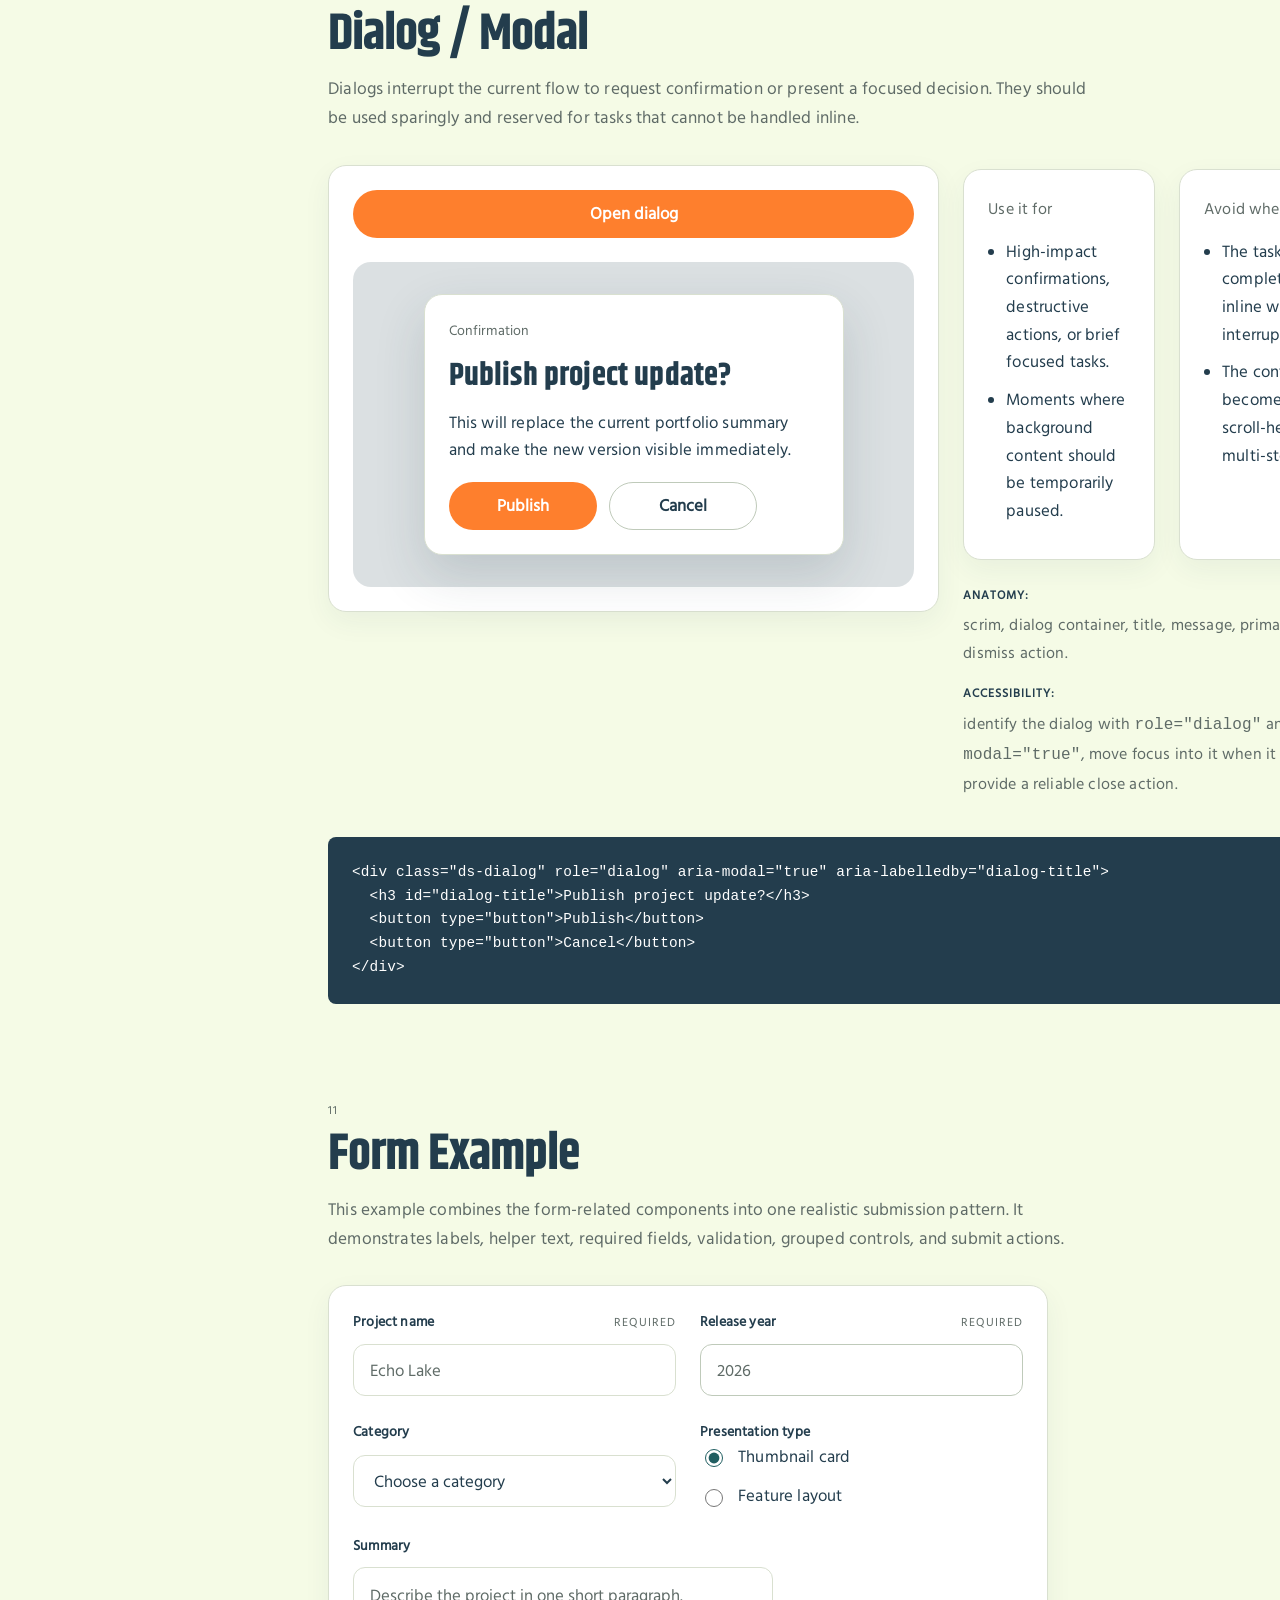
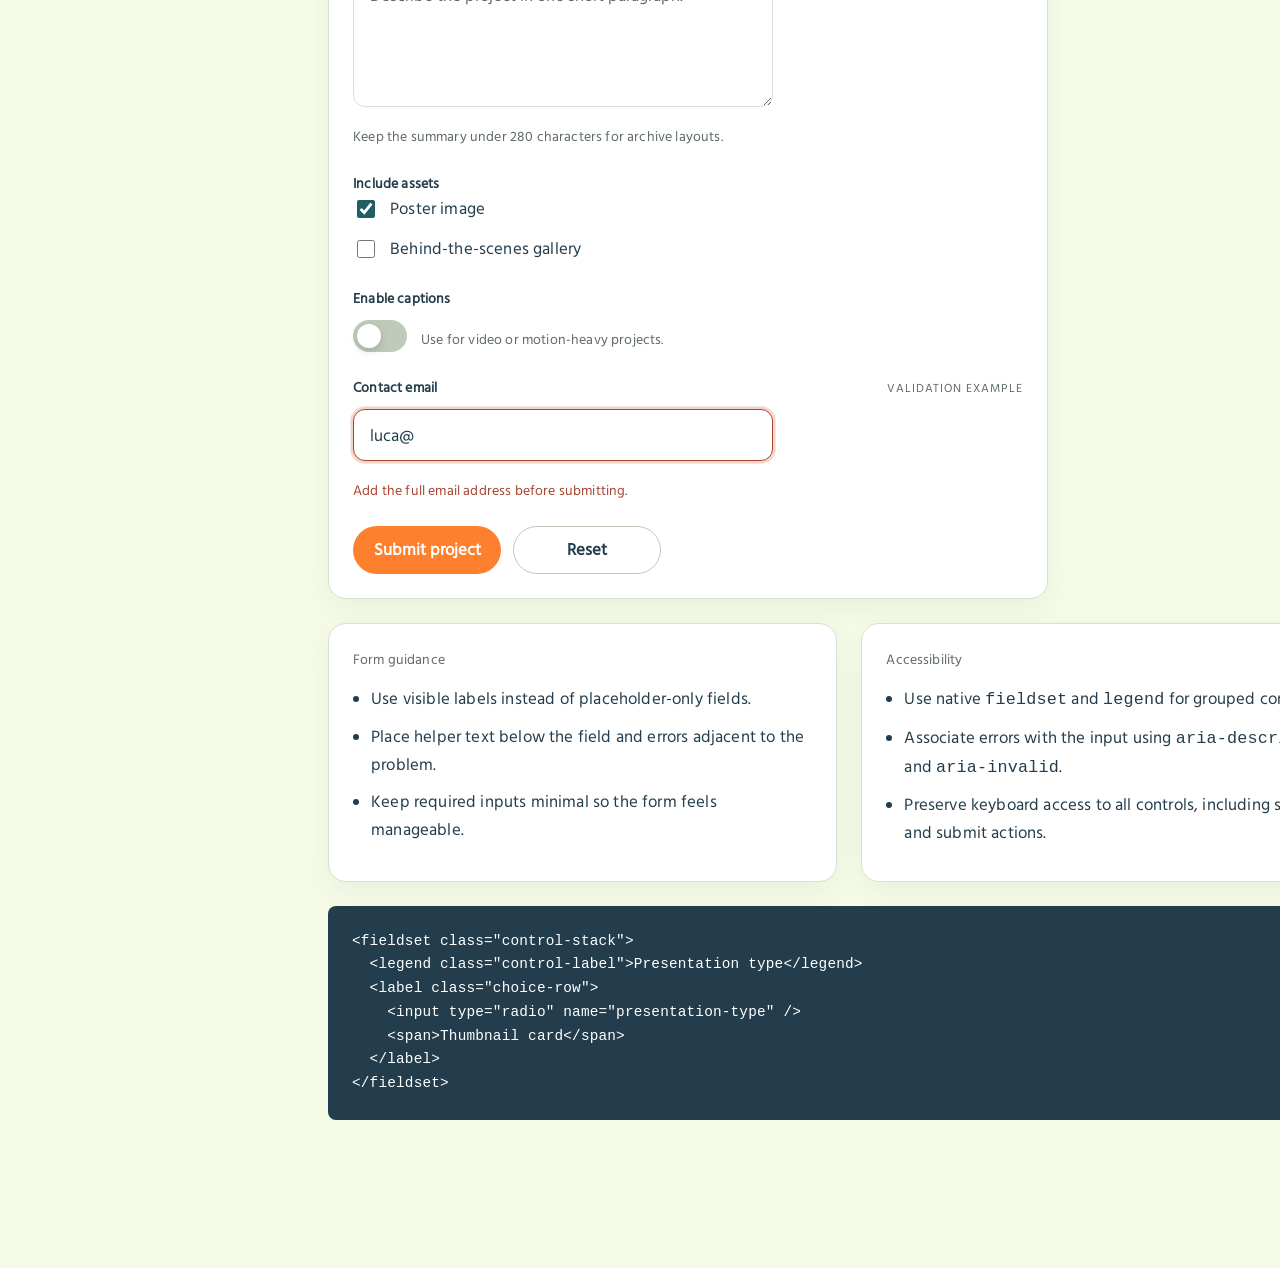
<file: components.html>
<!DOCTYPE html>
<html lang="en">
<head>
  <meta charset="UTF-8" />
  <meta name="viewport" content="width=device-width, initial-scale=1.0" />
  <title>Components - Luca Sabelli Design System</title>
  <link rel="stylesheet" href="css/style.css" />
</head>
<body class="page-components">
  <div class="site-shell">
    <aside class="sidebar">
      <div class="sidebar-inner">
        <a class="brand" href="index.html">
          <span class="brand-kicker">Luca Sabelli</span>
          <span class="brand-title">Design System</span>
        </a>

        <nav class="nav-group">
          <p class="nav-label">Overview</p>
          <a class="nav-link" href="index.html">Home</a>
          <a class="nav-link active" href="components.html" aria-current="page">Components</a>
          <a class="nav-link" href="accessibility.html">Accessibility</a>
        </nav>

        <nav class="nav-group">
          <p class="nav-label">Foundations</p>
          <a class="nav-link" href="foundations/grid.html">Grid</a>
          <a class="nav-link" href="foundations/spacing.html">Spacing</a>
          <a class="nav-link" href="foundations/breakpoints.html">Breakpoints</a>
          <a class="nav-link" href="foundations/layers.html">Layers</a>
          <a class="nav-link" href="foundations/colors.html">Color</a>
          <a class="nav-link" href="foundations/typography.html">Typography</a>
          <a class="nav-link" href="foundations/aspect-ratios.html">Image Aspect Ratios</a>
          <a class="nav-link" href="foundations/icons.html">Icons</a>
        </nav>
      </div>
    </aside>

    <main class="main-content">
      <a class="back-link" href="index.html">&larr; Back to home</a>

      <header class="page-header">
        <p class="eyebrow">Component Library</p>
        <h1>Components</h1>
        <p class="page-intro">
          Components translate the foundations into repeatable interface patterns
          for portfolio pages, project filters, forms, and content modules. The
          emphasis is on restrained styling, clear interaction states, and
          documentation that supports reuse instead of reinventing patterns each
          time.
        </p>
      </header>

      <section class="content-section">
        <div class="overview-grid">
          <article class="doc-card">
            <p class="label">Coverage</p>
            <h2>System goals for components</h2>
            <ul class="priority-list">
              <li>Every core component documents default, hover, focus, active, disabled, or error states where relevant.</li>
              <li>Each pattern includes usage guidance, anatomy, accessibility notes, and starter code.</li>
              <li>Component styling ties back to shared tokens for spacing, radius, color, and focus treatment.</li>
            </ul>
          </article>

          <article class="component-index">
            <p class="label">Index</p>
            <h2>Included patterns</h2>
            <ul class="component-nav-list">
              <li><a href="#button">Button</a></li>
              <li><a href="#text-input">Text input</a></li>
              <li><a href="#checkbox-radio">Checkbox and radio</a></li>
              <li><a href="#toggle">Toggle</a></li>
              <li><a href="#dropdown">Dropdown</a></li>
              <li><a href="#cards">Cards and thumbnail</a></li>
              <li><a href="#alert">Alert</a></li>
              <li><a href="#tooltip">Tooltip</a></li>
              <li><a href="#progress">Progress</a></li>
              <li><a href="#dialog">Dialog</a></li>
              <li><a href="#form">Form</a></li>
            </ul>
          </article>
        </div>
      </section>

      <section class="content-section" id="button">
        <div class="section-header">
          <p class="eyebrow">01</p>
          <h2>Button</h2>
          <p class="page-intro">
            Buttons trigger a single clear action. The primary orange button is
            used sparingly for high-priority actions, while a quieter secondary
            style supports cancel, view, and supporting actions.
          </p>
        </div>

        <div class="component-layout">
          <article class="component-preview-panel">
            <div class="component-showcase">
              <div class="component-preview-row">
                <button class="ds-button">Default</button>
                <button class="ds-button is-hover" type="button">Hover</button>
                <button class="ds-button is-focus" type="button">Focus</button>
                <button class="ds-button is-active" type="button">Pressed</button>
                <button class="ds-button" type="button" disabled>Disabled</button>
              </div>
              <div class="component-preview-row">
                <button class="ds-button is-secondary" type="button">Secondary</button>
                <button class="ds-button is-secondary is-hover" type="button">Secondary hover</button>
              </div>
            </div>
          </article>

          <article class="component-doc-panel">
            <div class="doc-grid">
              <article class="doc-card">
                <p class="label">Use it for</p>
                <ul class="guideline-list">
                  <li>Submitting a form or confirming an action.</li>
                  <li>Navigating to a primary destination such as a featured project.</li>
                </ul>
              </article>
              <article class="doc-card">
                <p class="label">Avoid when</p>
                <ul class="guideline-list">
                  <li>A text link is sufficient.</li>
                  <li>Several actions are competing for equal importance.</li>
                </ul>
              </article>
            </div>
            <p><strong>Anatomy:</strong> container, text label, optional icon, state treatment, focus ring.</p>
            <p><strong>Accessibility:</strong> use a real <code>&lt;button&gt;</code> for in-page actions, keep labels action-oriented, and preserve visible focus for both mouse-free and keyboard flows.</p>
          </article>
        </div>

        <div class="state-grid">
          <article class="state-card">
            <div class="state-preview"><button class="ds-button" type="button">Default</button></div>
            <h3>Default</h3>
            <p>Resting state with the accent fill reserved for the most important action in a region.</p>
          </article>
          <article class="state-card">
            <div class="state-preview"><button class="ds-button is-hover" type="button">Hover</button></div>
            <h3>Hover and focus</h3>
            <p>Hover lifts slightly, while focus trades motion for a clear ring so keyboard navigation stays visible.</p>
          </article>
          <article class="state-card">
            <div class="state-preview"><button class="ds-button is-active" type="button">Pressed</button></div>
            <h3>Active</h3>
            <p>Pressed state darkens slightly and removes the lift to confirm the click.</p>
          </article>
          <article class="state-card">
            <div class="state-preview"><button class="ds-button" type="button" disabled>Disabled</button></div>
            <h3>Disabled</h3>
            <p>Use only when the action is temporarily unavailable and the reason is communicated elsewhere.</p>
          </article>
        </div>

        <pre class="component-code">&lt;button class="ds-button" type="button"&gt;Primary action&lt;/button&gt;
&lt;button class="ds-button is-secondary" type="button"&gt;Secondary action&lt;/button&gt;</pre>
      </section>

      <section class="content-section" id="text-input">
        <div class="section-header">
          <p class="eyebrow">02</p>
          <h2>Text Input</h2>
          <p class="page-intro">
            Text inputs support contact forms, project metadata entry, and filter
            interfaces. Labels stay outside the field, helper text sits below, and
            error feedback appears inline.
          </p>
        </div>

        <div class="component-layout">
          <article class="component-preview-panel">
            <div class="component-showcase compact">
              <label class="field-row">
                <span class="field-label">Default</span>
                <input class="ds-input" type="text" placeholder="Project title" />
                <span class="helper-text">Use sentence case and keep labels concise.</span>
              </label>
              <label class="field-row">
                <span class="field-label">Hover</span>
                <input class="ds-input is-hover" type="text" value="Hovered field" />
              </label>
              <label class="field-row">
                <span class="field-label">Focus</span>
                <input class="ds-input is-focus" type="text" value="Focused field" />
              </label>
              <label class="field-row">
                <span class="field-label">Error</span>
                <input class="ds-input is-error" type="email" value="name@" aria-invalid="true" aria-describedby="email-error" />
                <span class="helper-text error" id="email-error">Enter a complete email address.</span>
              </label>
              <label class="field-row">
                <span class="field-label">Disabled</span>
                <input class="ds-input" type="text" value="Unavailable field" disabled />
              </label>
            </div>
          </article>

          <article class="component-doc-panel">
            <div class="doc-grid">
              <article class="doc-card">
                <p class="label">Use it for</p>
                <ul class="guideline-list">
                  <li>Short responses such as names, links, tags, or categories.</li>
                  <li>Structured form fields that need labels, validation, and helper text.</li>
                </ul>
              </article>
              <article class="doc-card">
                <p class="label">Avoid when</p>
                <ul class="guideline-list">
                  <li>Users need to choose from fixed options.</li>
                  <li>The response is multi-line, which should use a textarea.</li>
                </ul>
              </article>
            </div>
            <p><strong>Anatomy:</strong> label, optional metadata, field container, input value, helper or error message.</p>
            <p><strong>Accessibility:</strong> every input needs a visible label, <code>aria-invalid</code> when in error, and helper text connected with <code>aria-describedby</code> where useful.</p>
          </article>
        </div>

        <pre class="component-code">&lt;label class="field-row"&gt;
  &lt;span class="field-label"&gt;Email&lt;/span&gt;
  &lt;input class="ds-input is-error" type="email" aria-invalid="true" aria-describedby="email-error" /&gt;
  &lt;span class="helper-text error" id="email-error"&gt;Enter a complete email address.&lt;/span&gt;
&lt;/label&gt;</pre>
      </section>

      <section class="content-section" id="checkbox-radio">
        <div class="section-header">
          <p class="eyebrow">03</p>
          <h2>Checkbox and Radio</h2>
          <p class="page-intro">
            Checkboxes support multi-select preferences, and radios support a
            single required choice. Both are documented as labeled choice groups
            rather than standalone inputs.
          </p>
        </div>

        <div class="component-layout">
          <article class="component-preview-panel">
            <div class="component-showcase">
              <div class="control-stack">
                <span class="control-label">Checkbox group</span>
                <div class="choice-group">
                  <label class="choice-row">
                    <input type="checkbox" checked />
                    <span>Include motion studies</span>
                  </label>
                  <label class="choice-row">
                    <input type="checkbox" />
                    <span>Include process images</span>
                  </label>
                  <label class="choice-row is-disabled">
                    <input type="checkbox" disabled />
                    <span>Archive draft version</span>
                  </label>
                </div>
              </div>

              <div class="control-stack">
                <span class="control-label">Radio group</span>
                <div class="choice-group" role="radiogroup" aria-label="Project format">
                  <label class="choice-row">
                    <input type="radio" name="format" checked />
                    <span>Featured project</span>
                  </label>
                  <label class="choice-row">
                    <input type="radio" name="format" />
                    <span>Standard project</span>
                  </label>
                  <label class="choice-row is-error">
                    <input type="radio" name="format-error" />
                    <span>Error example</span>
                  </label>
                </div>
                <p class="helper-text error">Show an error only when a required selection has not been made.</p>
              </div>
            </div>
          </article>

          <article class="component-doc-panel">
            <div class="doc-grid">
              <article class="doc-card">
                <p class="label">Use it for</p>
                <ul class="guideline-list">
                  <li>Checkboxes for multiple independent selections.</li>
                  <li>Radios for one mutually exclusive answer.</li>
                </ul>
              </article>
              <article class="doc-card">
                <p class="label">Avoid when</p>
                <ul class="guideline-list">
                  <li>The option count is long enough to require filtering or search.</li>
                  <li>A binary preference would be clearer as a toggle.</li>
                </ul>
              </article>
            </div>
            <p><strong>Anatomy:</strong> group label, control, text label, optional helper or error message.</p>
            <p><strong>Accessibility:</strong> keep the touch target on the label, group related radios with <code>&lt;fieldset&gt;</code> or <code>role="radiogroup"</code>, and never rely on color alone to show checked or invalid states.</p>
          </article>
        </div>

        <pre class="component-code">&lt;label class="choice-row"&gt;
  &lt;input type="radio" name="project-type" /&gt;
  &lt;span&gt;Featured project&lt;/span&gt;
&lt;/label&gt;</pre>
      </section>

      <section class="content-section" id="toggle">
        <div class="section-header">
          <p class="eyebrow">04</p>
          <h2>Toggle / Switch</h2>
          <p class="page-intro">
            Toggles represent an immediate on or off setting, such as enabling
            captions or revealing additional metadata.
          </p>
        </div>

        <div class="component-layout">
          <article class="component-preview-panel">
            <div class="component-showcase compact">
              <div class="switch-row">
                <button class="ds-switch" type="button" role="switch" aria-checked="false" aria-label="Enable captions"></button>
                <span>Default</span>
              </div>
              <div class="switch-row">
                <button class="ds-switch is-hover" type="button" role="switch" aria-checked="false" aria-label="Preview hover state"></button>
                <span>Hover</span>
              </div>
              <div class="switch-row">
                <button class="ds-switch is-focus" type="button" role="switch" aria-checked="false" aria-label="Preview focus state"></button>
                <span>Focus</span>
              </div>
              <div class="switch-row">
                <button class="ds-switch is-active" type="button" role="switch" aria-checked="true" aria-label="Enable captions"></button>
                <span>On</span>
              </div>
              <div class="switch-row">
                <button class="ds-switch" type="button" role="switch" aria-checked="false" aria-label="Unavailable switch" disabled></button>
                <span>Disabled</span>
              </div>
            </div>
          </article>

          <article class="component-doc-panel">
            <div class="doc-grid">
              <article class="doc-card">
                <p class="label">Use it for</p>
                <ul class="guideline-list">
                  <li>Binary settings that take effect immediately.</li>
                  <li>Preferences that benefit from seeing on and off states at a glance.</li>
                </ul>
              </article>
              <article class="doc-card">
                <p class="label">Avoid when</p>
                <ul class="guideline-list">
                  <li>The user must confirm the action later with a submit button.</li>
                  <li>The choice is not truly binary.</li>
                </ul>
              </article>
            </div>
            <p><strong>Anatomy:</strong> switch track, thumb, state label, and accessible name.</p>
            <p><strong>Accessibility:</strong> use <code>role="switch"</code> with <code>aria-checked</code>, ensure the label explains the setting, and do not rely on the toggle alone to communicate critical status changes.</p>
          </article>
        </div>

        <pre class="component-code">&lt;button class="ds-switch" type="button" role="switch" aria-checked="false" aria-label="Enable captions"&gt;&lt;/button&gt;</pre>
      </section>

      <section class="content-section" id="dropdown">
        <div class="section-header">
          <p class="eyebrow">05</p>
          <h2>Dropdown</h2>
          <p class="page-intro">
            Dropdowns reduce visual clutter when users need to choose one option
            from a short predefined set such as project type or display order.
          </p>
        </div>

        <div class="component-layout">
          <article class="component-preview-panel">
            <div class="component-showcase compact">
              <label class="field-row">
                <span class="field-label">Default</span>
                <select class="ds-select">
                  <option selected>Select category</option>
                  <option>Film</option>
                  <option>Game</option>
                  <option>Photography</option>
                  <option>Design</option>
                </select>
              </label>
              <label class="field-row">
                <span class="field-label">Focus</span>
                <select class="ds-select is-focus">
                  <option selected>Focused state</option>
                </select>
              </label>
              <label class="field-row">
                <span class="field-label">Error</span>
                <select class="ds-select is-error" aria-invalid="true">
                  <option selected>Please choose</option>
                </select>
              </label>
              <label class="field-row">
                <span class="field-label">Disabled</span>
                <select class="ds-select" disabled>
                  <option selected>Unavailable</option>
                </select>
              </label>
            </div>
          </article>

          <article class="component-doc-panel">
            <div class="doc-grid">
              <article class="doc-card">
                <p class="label">Use it for</p>
                <ul class="guideline-list">
                  <li>Short lists with one clearly selected option.</li>
                  <li>Cases where a text input would introduce unnecessary ambiguity.</li>
                </ul>
              </article>
              <article class="doc-card">
                <p class="label">Avoid when</p>
                <ul class="guideline-list">
                  <li>Users need to compare all options at once.</li>
                  <li>The list is long enough to require search or grouping.</li>
                </ul>
              </article>
            </div>
            <p><strong>Anatomy:</strong> label, selected value, indicator, list of options, helper or error text.</p>
            <p><strong>Accessibility:</strong> a native <code>&lt;select&gt;</code> keeps keyboard support and screen-reader semantics without extra scripting, which makes it the best fit for this system.</p>
          </article>
        </div>

        <pre class="component-code">&lt;label class="field-row"&gt;
  &lt;span class="field-label"&gt;Category&lt;/span&gt;
  &lt;select class="ds-select"&gt;
    &lt;option&gt;Film&lt;/option&gt;
  &lt;/select&gt;
&lt;/label&gt;</pre>
      </section>

      <section class="content-section" id="cards">
        <div class="section-header">
          <p class="eyebrow">06</p>
          <h2>Cards and Thumbnail</h2>
          <p class="page-intro">
            Cards contain related information, and thumbnails pair aspect-ratio
            media with titles and metadata. They are the most portfolio-specific
            reusable patterns in the system.
          </p>
        </div>

        <div class="component-grid">
          <article class="component-preview-panel">
            <p class="label">Content card</p>
            <article class="ds-card is-hover">
              <p class="label">Card</p>
              <h3>Structured content container</h3>
              <p>
                Cards group a title, supporting copy, and optional metadata into a
                consistent reading surface for documentation and references.
              </p>
            </article>
          </article>

          <article class="component-preview-panel">
            <p class="label">Thumbnail card</p>
            <article class="ds-media-card is-hover">
              <div class="ds-media-thumb ratio-16-9">
                <div class="ds-media-placeholder">
                  <span>16:9</span>
                  <small>Project preview</small>
                </div>
              </div>
              <div class="ds-media-body">
                <p class="label">Short film</p>
                <h3>Project title</h3>
                <p>A thumbnail pattern for case studies, galleries, and archive grids.</p>
              </div>
            </article>
          </article>
        </div>

        <div class="doc-grid">
          <article class="doc-card">
            <p class="label">Use it for</p>
            <ul class="guideline-list">
              <li>Summaries, reference blocks, and grouped content with equal hierarchy.</li>
              <li>Project thumbnails where image ratio and metadata need to stay together.</li>
            </ul>
          </article>
          <article class="doc-card">
            <p class="label">Accessibility</p>
            <ul class="guideline-list">
              <li>Use meaningful alt text when a thumbnail image conveys content.</li>
              <li>Keep linked cards clearly interactive with hover and focus states.</li>
            </ul>
          </article>
        </div>

        <pre class="component-code">&lt;article class="ds-media-card"&gt;
  &lt;div class="ds-media-thumb ratio-16-9"&gt;...&lt;/div&gt;
  &lt;div class="ds-media-body"&gt;
    &lt;p class="label"&gt;Short film&lt;/p&gt;
    &lt;h3&gt;Project title&lt;/h3&gt;
  &lt;/div&gt;
&lt;/article&gt;</pre>
      </section>

      <section class="content-section" id="alert">
        <div class="section-header">
          <p class="eyebrow">07</p>
          <h2>Alert</h2>
          <p class="page-intro">
            Alerts communicate status without taking users out of the current
            flow. They are useful for submission feedback, publishing state, or
            system notices.
          </p>
        </div>

        <div class="component-layout">
          <article class="component-preview-panel">
            <div class="alert-stack">
              <div class="ds-alert info" role="status">
                <div>
                  <strong>Draft saved</strong>
                  <p>Your notes have been stored locally.</p>
                </div>
                <button class="alert-dismiss" type="button" aria-label="Dismiss alert">Close</button>
              </div>
              <div class="ds-alert success" role="status">
                <div>
                  <strong>Project published</strong>
                  <p>The case study is now visible in the archive.</p>
                </div>
              </div>
              <div class="ds-alert warning" role="status">
                <div>
                  <strong>Metadata incomplete</strong>
                  <p>Add a project category before exporting.</p>
                </div>
              </div>
              <div class="ds-alert error" role="alert">
                <div>
                  <strong>Submission failed</strong>
                  <p>Check the required fields and try again.</p>
                </div>
              </div>
            </div>
          </article>

          <article class="component-doc-panel">
            <div class="doc-grid">
              <article class="doc-card">
                <p class="label">Use it for</p>
                <ul class="guideline-list">
                  <li>Short, contextual updates that need immediate visibility.</li>
                  <li>Success, information, warning, or error messaging near the related action.</li>
                </ul>
              </article>
              <article class="doc-card">
                <p class="label">Avoid when</p>
                <ul class="guideline-list">
                  <li>A blocking confirmation requires explicit user choice.</li>
                  <li>The message is decorative rather than actionable.</li>
                </ul>
              </article>
            </div>
            <p><strong>Anatomy:</strong> tone, title, supporting message, optional dismiss action.</p>
            <p><strong>Accessibility:</strong> use <code>role="status"</code> for passive updates and <code>role="alert"</code> for urgent errors that need to be announced immediately.</p>
          </article>
        </div>

        <pre class="component-code">&lt;div class="ds-alert error" role="alert"&gt;
  &lt;div&gt;
    &lt;strong&gt;Submission failed&lt;/strong&gt;
    &lt;p&gt;Check the required fields and try again.&lt;/p&gt;
  &lt;/div&gt;
&lt;/div&gt;</pre>
      </section>

      <section class="content-section" id="tooltip">
        <div class="section-header">
          <p class="eyebrow">08</p>
          <h2>Tooltip</h2>
          <p class="page-intro">
            Tooltips provide brief clarification for controls with non-obvious
            labels. They should support, not replace, visible labels.
          </p>
        </div>

        <div class="component-layout">
          <article class="component-preview-panel">
            <div class="component-showcase">
              <div class="tooltip-demo">
                <button
                  class="ds-button is-secondary"
                  type="button"
                  aria-describedby="tooltip-collections"
                  data-tooltip-target="tooltip-collections"
                >
                  Collections label
                </button>
                <div class="tooltip-bubble" id="tooltip-collections" role="tooltip" hidden>
                  Use collections to group related work without changing project categories.
                </div>
              </div>
              <p class="component-caption">Hover or focus the button to reveal the tooltip.</p>
            </div>
          </article>

          <article class="component-doc-panel">
            <div class="doc-grid">
              <article class="doc-card">
                <p class="label">Use it for</p>
                <ul class="guideline-list">
                  <li>Short clarifications that help interpret a label or icon.</li>
                  <li>Supplemental guidance that is useful but not required for task completion.</li>
                </ul>
              </article>
              <article class="doc-card">
                <p class="label">Avoid when</p>
                <ul class="guideline-list">
                  <li>The content is essential instruction or validation feedback.</li>
                  <li>The message is longer than a short sentence.</li>
                </ul>
              </article>
            </div>
            <p><strong>Anatomy:</strong> trigger, tooltip bubble, arrow, helper text relationship.</p>
            <p><strong>Accessibility:</strong> tooltip content must also be available to keyboard users, and critical information should stay visible in the layout instead of hiding behind hover.</p>
          </article>
        </div>

        <pre class="component-code">&lt;button aria-describedby="tooltip-id" data-tooltip-target="tooltip-id"&gt;Collections label&lt;/button&gt;
&lt;div id="tooltip-id" role="tooltip" hidden&gt;Short clarification.&lt;/div&gt;</pre>
      </section>

      <section class="content-section" id="progress">
        <div class="section-header">
          <p class="eyebrow">09</p>
          <h2>Progress</h2>
          <p class="page-intro">
            Progress indicators communicate completion through a simple bar and
            text label. They work well for uploads, longer forms, or staged
            publishing.
          </p>
        </div>

        <div class="component-layout">
          <article class="component-preview-panel">
            <div class="component-showcase compact">
              <div class="progress-meta">
                <span class="field-label">Portfolio setup</span>
                <span class="state-label">72%</span>
              </div>
              <div class="progress-track" role="progressbar" aria-valuemin="0" aria-valuemax="100" aria-valuenow="72" aria-label="Portfolio setup progress">
                <div class="progress-bar" style="width: 72%;"></div>
              </div>
              <p class="helper-text">Always pair the bar with a text value or status label.</p>
            </div>
          </article>

          <article class="component-doc-panel">
            <div class="doc-grid">
              <article class="doc-card">
                <p class="label">Use it for</p>
                <ul class="guideline-list">
                  <li>Task progress that changes over time.</li>
                  <li>Multi-step flows where users benefit from knowing how much remains.</li>
                </ul>
              </article>
              <article class="doc-card">
                <p class="label">Avoid when</p>
                <ul class="guideline-list">
                  <li>The action is effectively instant.</li>
                  <li>The system cannot estimate completion meaningfully.</li>
                </ul>
              </article>
            </div>
            <p><strong>Anatomy:</strong> label, percentage or status text, track, fill.</p>
            <p><strong>Accessibility:</strong> expose the numeric value with <code>aria-valuenow</code> and do not rely on color alone to convey completion.</p>
          </article>
        </div>

        <pre class="component-code">&lt;div class="progress-track" role="progressbar" aria-valuemin="0" aria-valuemax="100" aria-valuenow="72"&gt;
  &lt;div class="progress-bar" style="width: 72%;"&gt;&lt;/div&gt;
&lt;/div&gt;</pre>
      </section>

      <section class="content-section" id="dialog">
        <div class="section-header">
          <p class="eyebrow">10</p>
          <h2>Dialog / Modal</h2>
          <p class="page-intro">
            Dialogs interrupt the current flow to request confirmation or present
            a focused decision. They should be used sparingly and reserved for
            tasks that cannot be handled inline.
          </p>
        </div>

        <div class="component-layout">
          <article class="component-preview-panel">
            <div class="component-showcase">
              <button class="ds-button" type="button" data-dialog-open="publish-dialog">Open dialog</button>
              <div class="dialog-scrim" id="publish-dialog" hidden>
                <div class="ds-dialog" role="dialog" aria-modal="true" aria-labelledby="publish-dialog-title" aria-describedby="publish-dialog-description">
                  <p class="label">Confirmation</p>
                  <h3 id="publish-dialog-title">Publish project update?</h3>
                  <p id="publish-dialog-description">
                    This will replace the current portfolio summary and make the new
                    version visible immediately.
                  </p>
                  <div class="dialog-actions">
                    <button class="ds-button" type="button" data-dialog-close="publish-dialog">Publish</button>
                    <button class="ds-button is-secondary" type="button" data-dialog-close="publish-dialog">Cancel</button>
                  </div>
                </div>
              </div>
            </div>
          </article>

          <article class="component-doc-panel">
            <div class="doc-grid">
              <article class="doc-card">
                <p class="label">Use it for</p>
                <ul class="guideline-list">
                  <li>High-impact confirmations, destructive actions, or brief focused tasks.</li>
                  <li>Moments where background content should be temporarily paused.</li>
                </ul>
              </article>
              <article class="doc-card">
                <p class="label">Avoid when</p>
                <ul class="guideline-list">
                  <li>The task can be completed inline with less interruption.</li>
                  <li>The content becomes long, scroll-heavy, or multi-step.</li>
                </ul>
              </article>
            </div>
            <p><strong>Anatomy:</strong> scrim, dialog container, title, message, primary action, dismiss action.</p>
            <p><strong>Accessibility:</strong> identify the dialog with <code>role="dialog"</code> and <code>aria-modal="true"</code>, move focus into it when it opens, and provide a reliable close action.</p>
          </article>
        </div>

        <pre class="component-code">&lt;div class="ds-dialog" role="dialog" aria-modal="true" aria-labelledby="dialog-title"&gt;
  &lt;h3 id="dialog-title"&gt;Publish project update?&lt;/h3&gt;
  &lt;button type="button"&gt;Publish&lt;/button&gt;
  &lt;button type="button"&gt;Cancel&lt;/button&gt;
&lt;/div&gt;</pre>
      </section>

      <section class="content-section" id="form">
        <div class="section-header">
          <p class="eyebrow">11</p>
          <h2>Form Example</h2>
          <p class="page-intro">
            This example combines the form-related components into one realistic
            submission pattern. It demonstrates labels, helper text, required
            fields, validation, grouped controls, and submit actions.
          </p>
        </div>

        <form class="form-shell" action="#" method="post">
          <div class="form-grid">
            <label class="field-row">
              <span class="field-label-row">
                <span class="field-label">Project name</span>
                <span class="field-meta">Required</span>
              </span>
              <input class="ds-input" type="text" name="project-name" placeholder="Echo Lake" required />
            </label>

            <label class="field-row">
              <span class="field-label-row">
                <span class="field-label">Release year</span>
                <span class="field-meta">Required</span>
              </span>
              <input class="ds-input is-hover" type="text" name="release-year" placeholder="2026" required />
            </label>

            <label class="field-row">
              <span class="field-label">Category</span>
              <select class="ds-select" name="category">
                <option selected>Choose a category</option>
                <option>Film</option>
                <option>Game</option>
                <option>Photography</option>
                <option>Design</option>
              </select>
            </label>

            <fieldset class="control-stack">
              <legend class="control-label">Presentation type</legend>
              <div class="choice-group">
                <label class="choice-row">
                  <input type="radio" name="presentation-type" checked />
                  <span>Thumbnail card</span>
                </label>
                <label class="choice-row">
                  <input type="radio" name="presentation-type" />
                  <span>Feature layout</span>
                </label>
              </div>
            </fieldset>

            <label class="field-row full-span">
              <span class="field-label">Summary</span>
              <textarea class="ds-textarea" name="summary" placeholder="Describe the project in one short paragraph."></textarea>
              <span class="helper-text">Keep the summary under 280 characters for archive layouts.</span>
            </label>

            <fieldset class="control-stack full-span">
              <legend class="control-label">Include assets</legend>
              <div class="choice-group">
                <label class="choice-row">
                  <input type="checkbox" checked />
                  <span>Poster image</span>
                </label>
                <label class="choice-row">
                  <input type="checkbox" />
                  <span>Behind-the-scenes gallery</span>
                </label>
              </div>
            </fieldset>

            <div class="control-stack full-span">
              <span class="control-label">Enable captions</span>
              <div class="switch-row">
                <button class="ds-switch" type="button" role="switch" aria-checked="false" aria-label="Enable captions"></button>
                <span class="input-note">Use for video or motion-heavy projects.</span>
              </div>
            </div>

            <label class="field-row full-span">
              <span class="field-label-row">
                <span class="field-label">Contact email</span>
                <span class="field-meta">Validation example</span>
              </span>
              <input class="ds-input is-error" type="email" value="luca@" aria-invalid="true" aria-describedby="form-email-error" />
              <span class="helper-text error" id="form-email-error">Add the full email address before submitting.</span>
            </label>
          </div>

          <div class="form-actions">
            <button class="ds-button" type="submit">Submit project</button>
            <button class="ds-button is-secondary" type="reset">Reset</button>
          </div>
        </form>

        <div class="doc-grid">
          <article class="doc-card">
            <p class="label">Form guidance</p>
            <ul class="guideline-list">
              <li>Use visible labels instead of placeholder-only fields.</li>
              <li>Place helper text below the field and errors adjacent to the problem.</li>
              <li>Keep required inputs minimal so the form feels manageable.</li>
            </ul>
          </article>
          <article class="doc-card">
            <p class="label">Accessibility</p>
            <ul class="guideline-list">
              <li>Use native <code>fieldset</code> and <code>legend</code> for grouped controls.</li>
              <li>Associate errors with the input using <code>aria-describedby</code> and <code>aria-invalid</code>.</li>
              <li>Preserve keyboard access to all controls, including switches and submit actions.</li>
            </ul>
          </article>
        </div>

        <pre class="component-code">&lt;fieldset class="control-stack"&gt;
  &lt;legend class="control-label"&gt;Presentation type&lt;/legend&gt;
  &lt;label class="choice-row"&gt;
    &lt;input type="radio" name="presentation-type" /&gt;
    &lt;span&gt;Thumbnail card&lt;/span&gt;
  &lt;/label&gt;
&lt;/fieldset&gt;</pre>
      </section>

    </main>
  </div>

  <script src="js/site.js"></script>
</body>
</html>
</file>
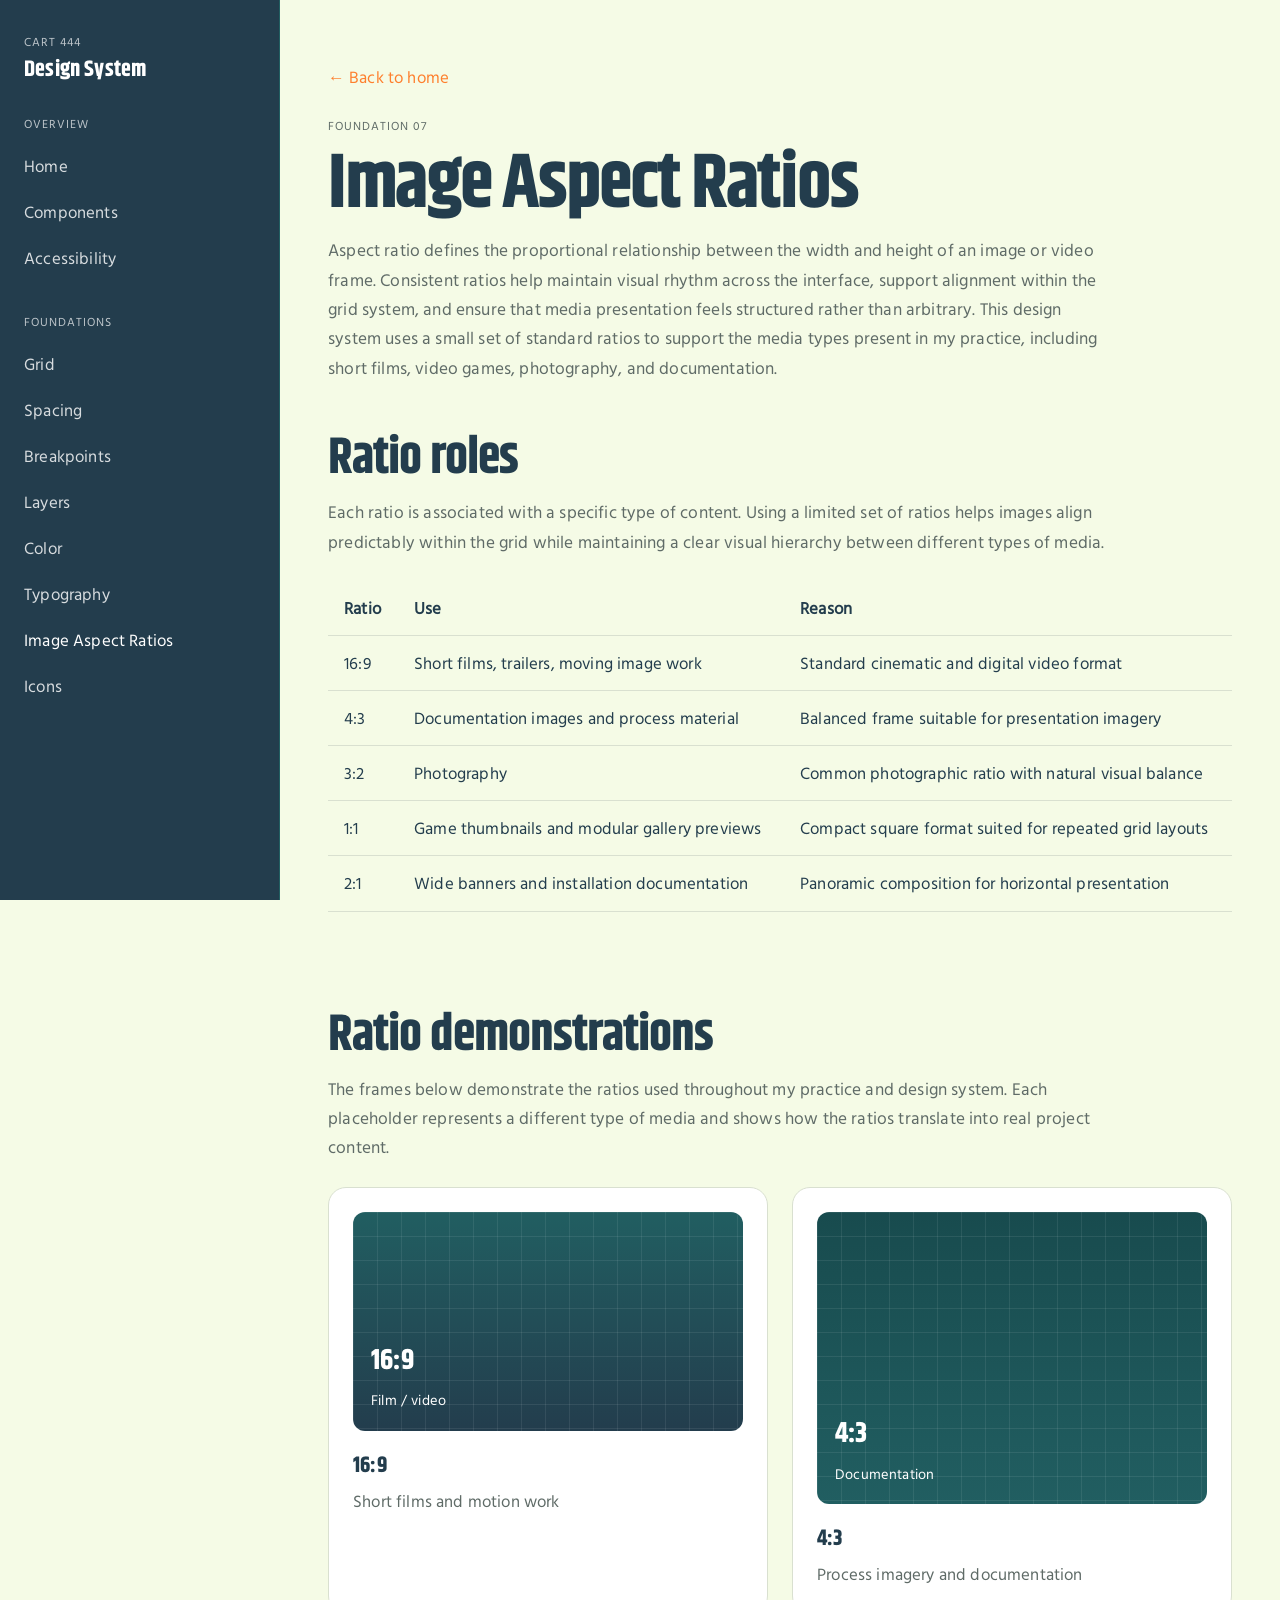
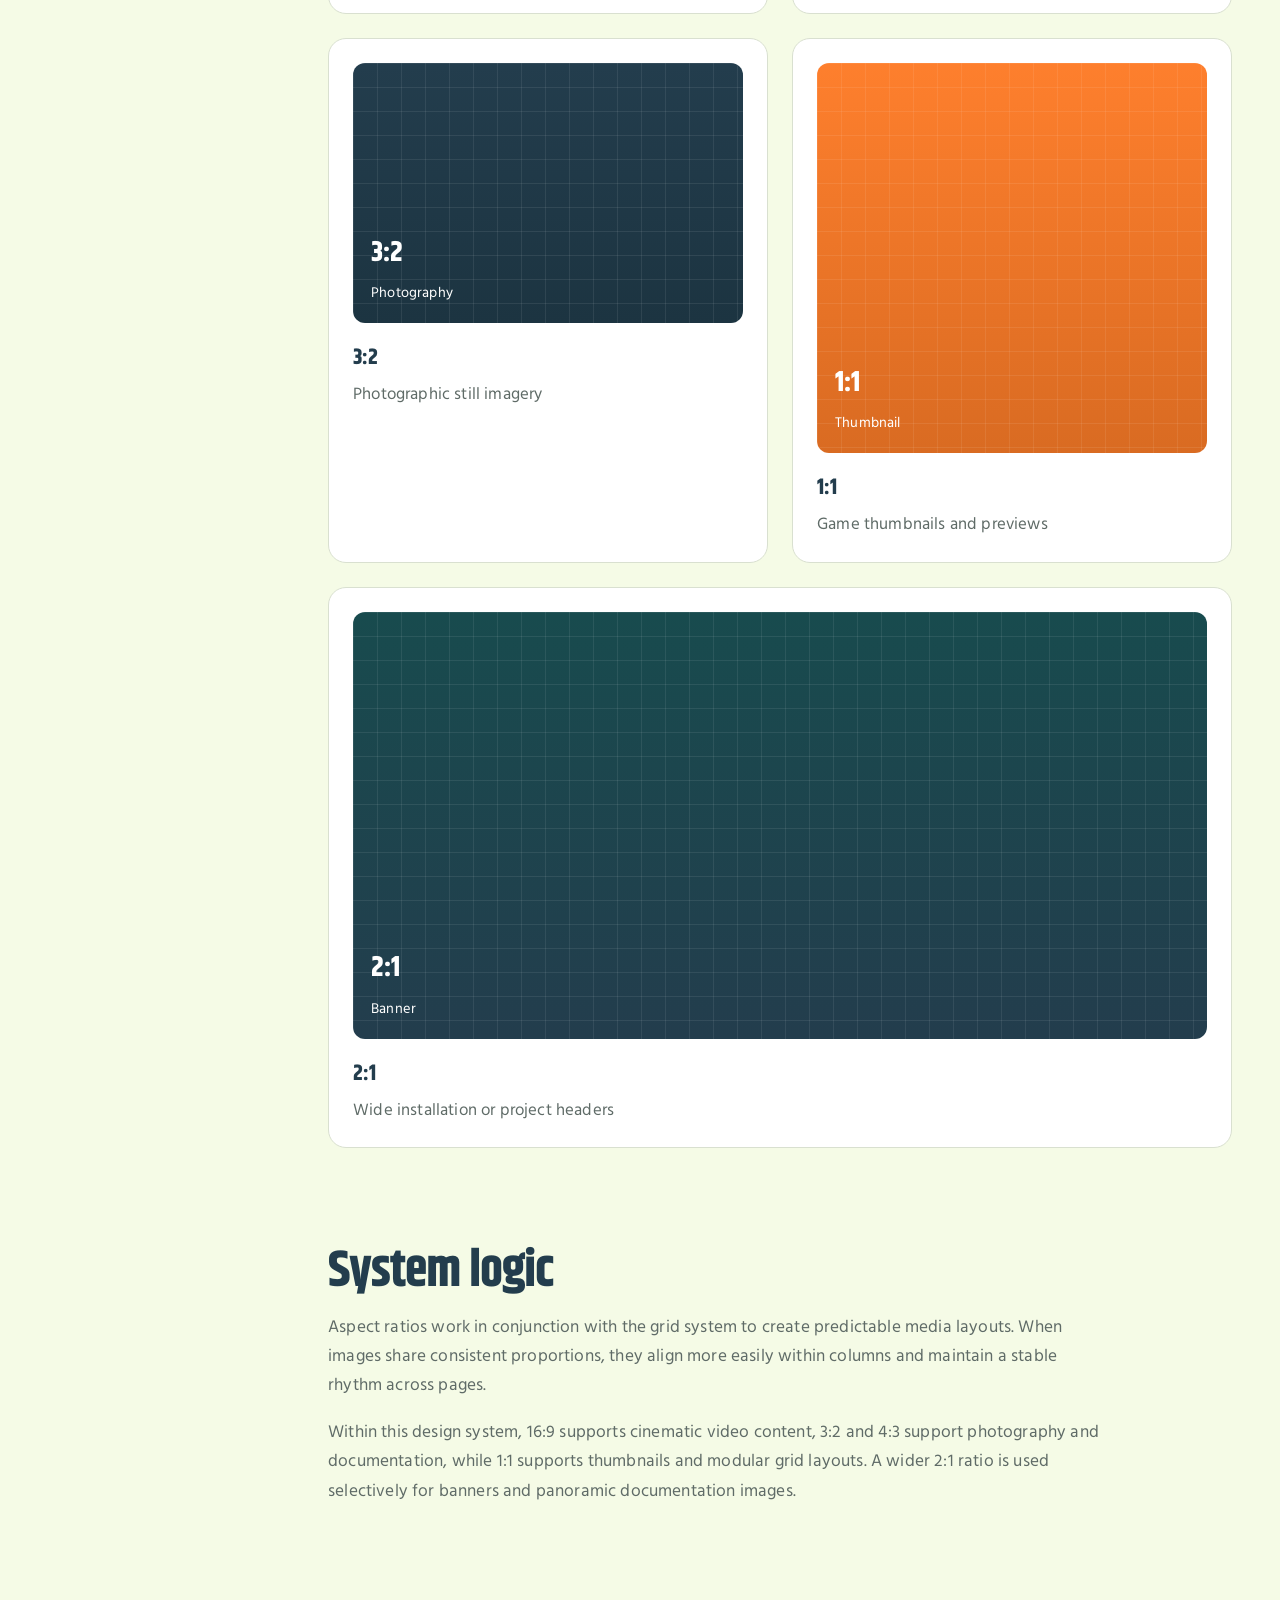
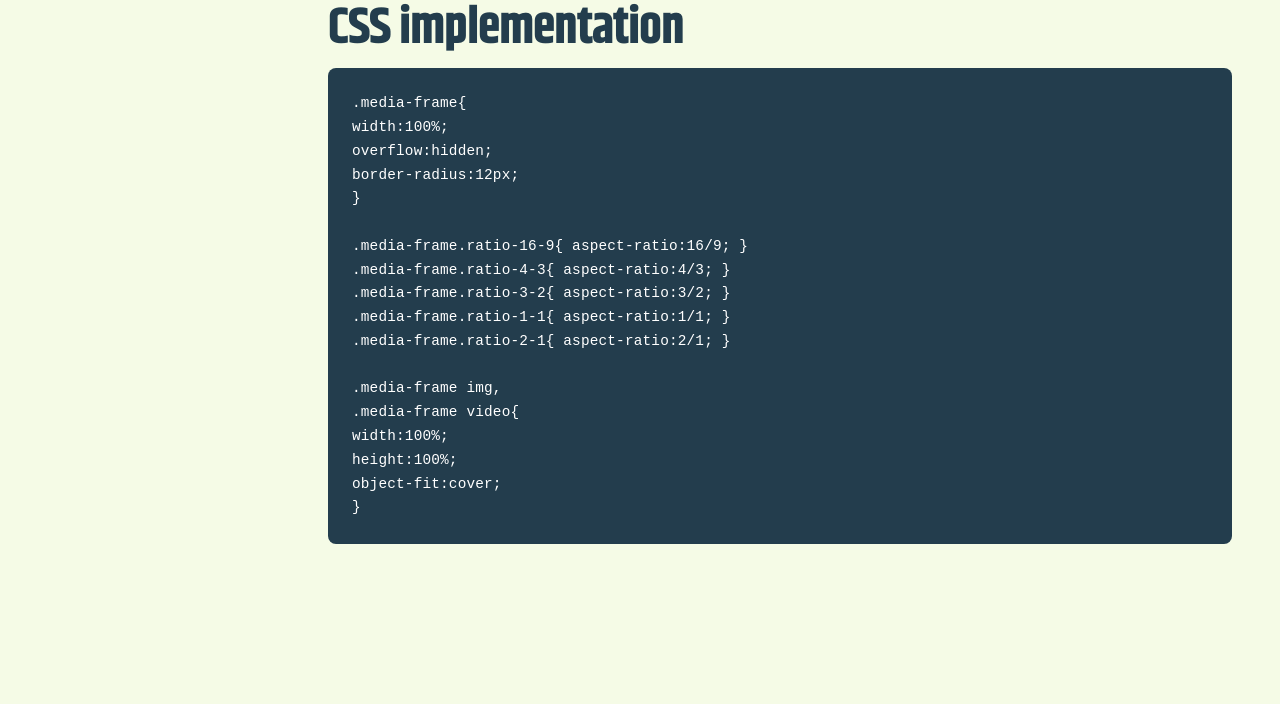
<file: foundations/aspect-ratios.html>
<!DOCTYPE html>
<html lang="en">
<head>
<meta charset="UTF-8">
<meta name="viewport" content="width=device-width, initial-scale=1.0">

<title>Image Aspect Ratios — Luca Sabelli Design System</title>

<link rel="stylesheet" href="../css/style.css">

</head>
<body>

<div class="site-shell">

<aside class="sidebar">
<div class="sidebar-inner">

<a class="brand" href="../index.html">
<span class="brand-kicker">CART 444</span>
<span class="brand-title">Design System</span>
</a>

        <nav class="nav-group">
          <p class="nav-label">Overview</p>
          <a class="nav-link" href="../index.html">Home</a>
          <a class="nav-link" href="../components.html">Components</a>
          <a class="nav-link" href="../accessibility.html">Accessibility</a>
        </nav>

<nav class="nav-group">
<p class="nav-label">Foundations</p>

<a class="nav-link" href="grid.html">Grid</a>
<a class="nav-link" href="spacing.html">Spacing</a>
<a class="nav-link" href="breakpoints.html">Breakpoints</a>
<a class="nav-link" href="layers.html">Layers</a>
<a class="nav-link" href="colors.html">Color</a>
<a class="nav-link" href="typography.html">Typography</a>
<a class="nav-link active" href="aspect-ratios.html" aria-current="page">Image Aspect Ratios</a>
<a class="nav-link" href="icons.html">Icons</a>

</nav>

</div>
</aside>


<main class="main-content">

<a class="back-link" href="../index.html">← Back to home</a>


<header class="page-header">

<p class="eyebrow">Foundation 07</p>
<h1>Image Aspect Ratios</h1>

<p class="page-intro">
Aspect ratio defines the proportional relationship between the width and height
of an image or video frame. Consistent ratios help maintain visual rhythm across
the interface, support alignment within the grid system, and ensure that media
presentation feels structured rather than arbitrary. This design system uses a
small set of standard ratios to support the media types present in my practice,
including short films, video games, photography, and documentation.
</p>

</header>


<section class="content-section">

<h2>Ratio roles</h2>

<p class="page-intro">
Each ratio is associated with a specific type of content. Using a limited set of
ratios helps images align predictably within the grid while maintaining a clear
visual hierarchy between different types of media.
</p>

<table class="table-like">

<thead>
<tr>
<th>Ratio</th>
<th>Use</th>
<th>Reason</th>
</tr>
</thead>

<tbody>

<tr>
<td>16:9</td>
<td>Short films, trailers, moving image work</td>
<td>Standard cinematic and digital video format</td>
</tr>

<tr>
<td>4:3</td>
<td>Documentation images and process material</td>
<td>Balanced frame suitable for presentation imagery</td>
</tr>

<tr>
<td>3:2</td>
<td>Photography</td>
<td>Common photographic ratio with natural visual balance</td>
</tr>

<tr>
<td>1:1</td>
<td>Game thumbnails and modular gallery previews</td>
<td>Compact square format suited for repeated grid layouts</td>
</tr>

<tr>
<td>2:1</td>
<td>Wide banners and installation documentation</td>
<td>Panoramic composition for horizontal presentation</td>
</tr>

</tbody>
</table>

</section>


<section class="content-section">

<h2>Ratio demonstrations</h2>

<p class="page-intro">
The frames below demonstrate the ratios used throughout my practice and design
system. Each placeholder represents a different type of media and shows how the
ratios translate into real project content.
</p>


<div class="ratio-grid">

<article class="ratio-card">

<div class="ratio-box ratio-16-9">
<div class="ratio-placeholder ratio-video">
<span>16:9</span>
<small>Film / video</small>
</div>
</div>

<p class="ratio-label">16:9</p>
<p class="ratio-meta">Short films and motion work</p>

</article>


<article class="ratio-card">

<div class="ratio-box ratio-4-3">
<div class="ratio-placeholder ratio-doc">
<span>4:3</span>
<small>Documentation</small>
</div>
</div>

<p class="ratio-label">4:3</p>
<p class="ratio-meta">Process imagery and documentation</p>

</article>


<article class="ratio-card">

<div class="ratio-box ratio-3-2">
<div class="ratio-placeholder ratio-photo">
<span>3:2</span>
<small>Photography</small>
</div>
</div>

<p class="ratio-label">3:2</p>
<p class="ratio-meta">Photographic still imagery</p>

</article>


<article class="ratio-card">

<div class="ratio-box ratio-1-1">
<div class="ratio-placeholder ratio-thumb">
<span>1:1</span>
<small>Thumbnail</small>
</div>
</div>

<p class="ratio-label">1:1</p>
<p class="ratio-meta">Game thumbnails and previews</p>

</article>


<article class="ratio-card ratio-card-wide">

<div class="ratio-box ratio-2-1">
<div class="ratio-placeholder ratio-banner">
<span>2:1</span>
<small>Banner</small>
</div>
</div>

<p class="ratio-label">2:1</p>
<p class="ratio-meta">Wide installation or project headers</p>

</article>


</div>

</section>


<section class="content-section">

<h2>System logic</h2>

<p class="page-intro">
Aspect ratios work in conjunction with the grid system to create predictable
media layouts. When images share consistent proportions, they align more easily
within columns and maintain a stable rhythm across pages.
</p>

<p class="page-intro">
Within this design system, 16:9 supports cinematic video content, 3:2 and 4:3
support photography and documentation, while 1:1 supports thumbnails and modular
grid layouts. A wider 2:1 ratio is used selectively for banners and panoramic
documentation images.
</p>

</section>


<section class="content-section">

<h2>CSS implementation</h2>

<pre>
.media-frame{
width:100%;
overflow:hidden;
border-radius:12px;
}

.media-frame.ratio-16-9{ aspect-ratio:16/9; }
.media-frame.ratio-4-3{ aspect-ratio:4/3; }
.media-frame.ratio-3-2{ aspect-ratio:3/2; }
.media-frame.ratio-1-1{ aspect-ratio:1/1; }
.media-frame.ratio-2-1{ aspect-ratio:2/1; }

.media-frame img,
.media-frame video{
width:100%;
height:100%;
object-fit:cover;
}
</pre>

</section>

</main>
</div>

</body>
</html>
</file>
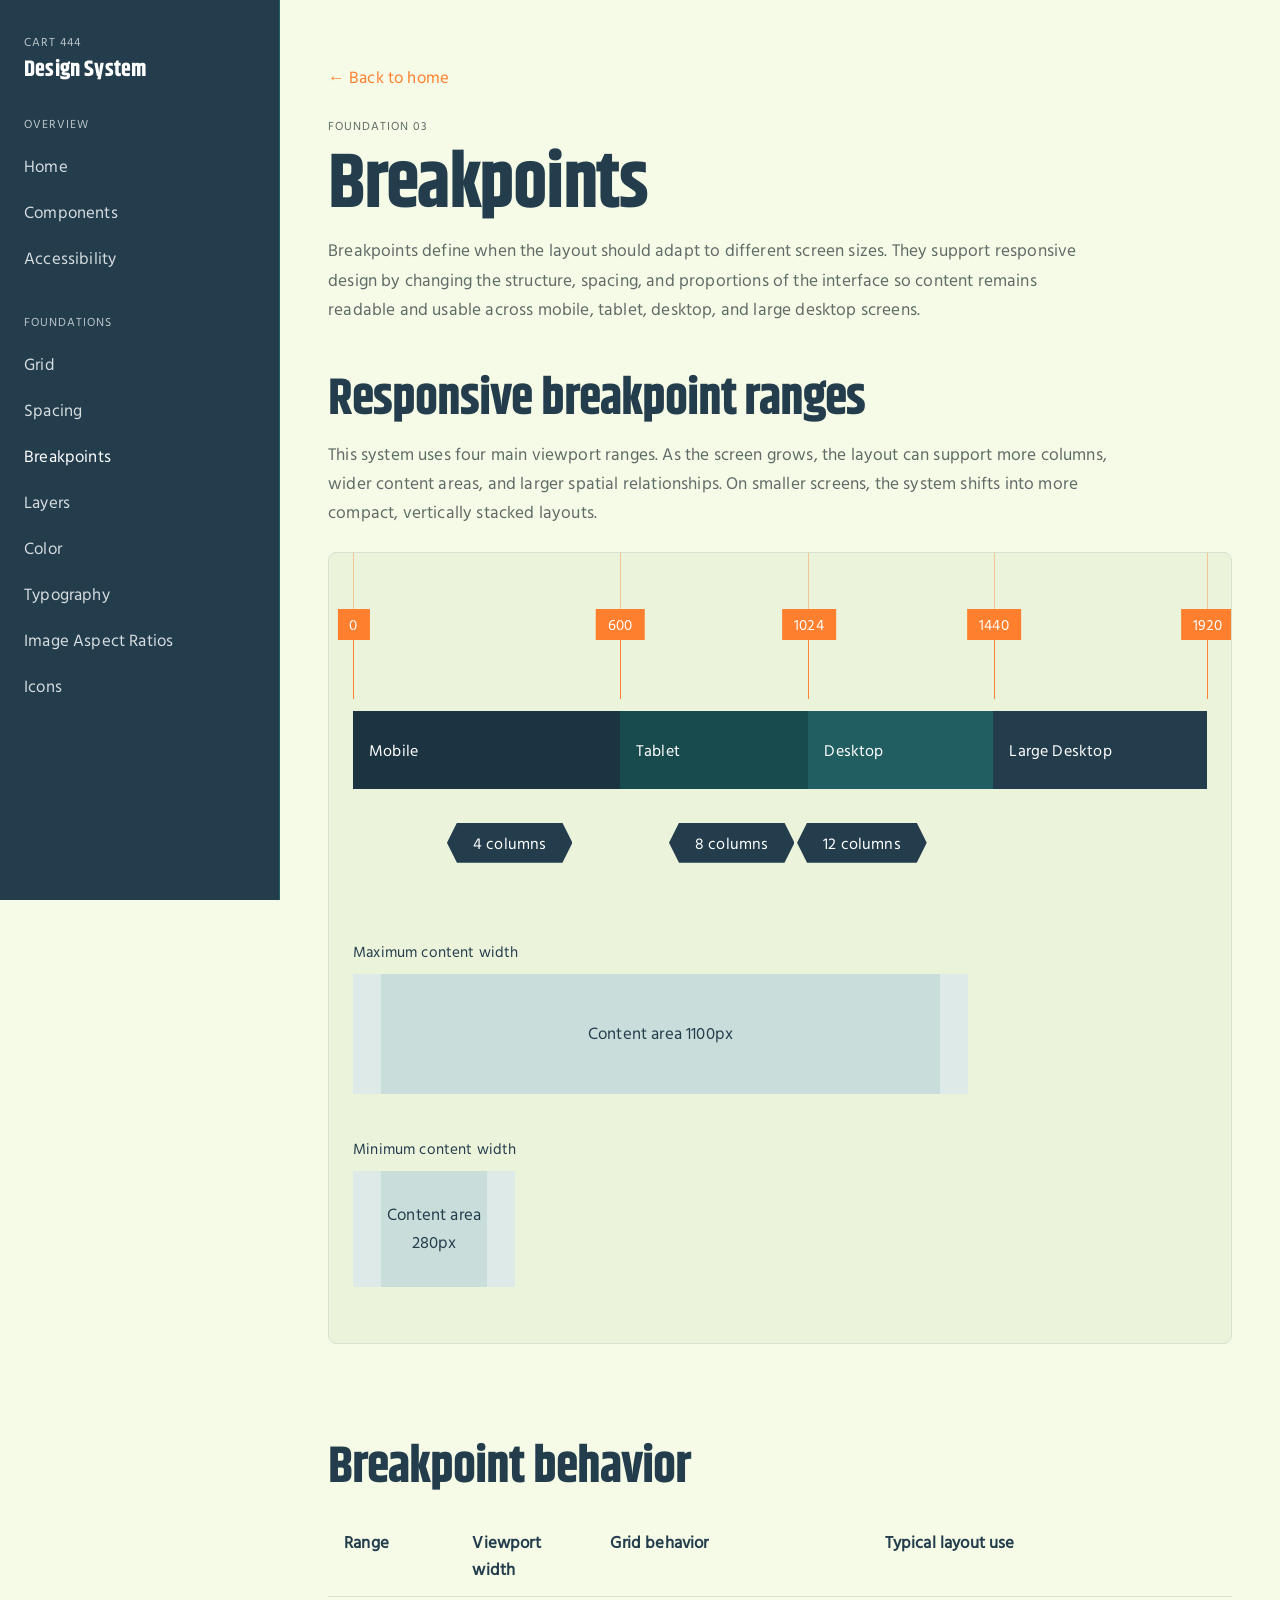
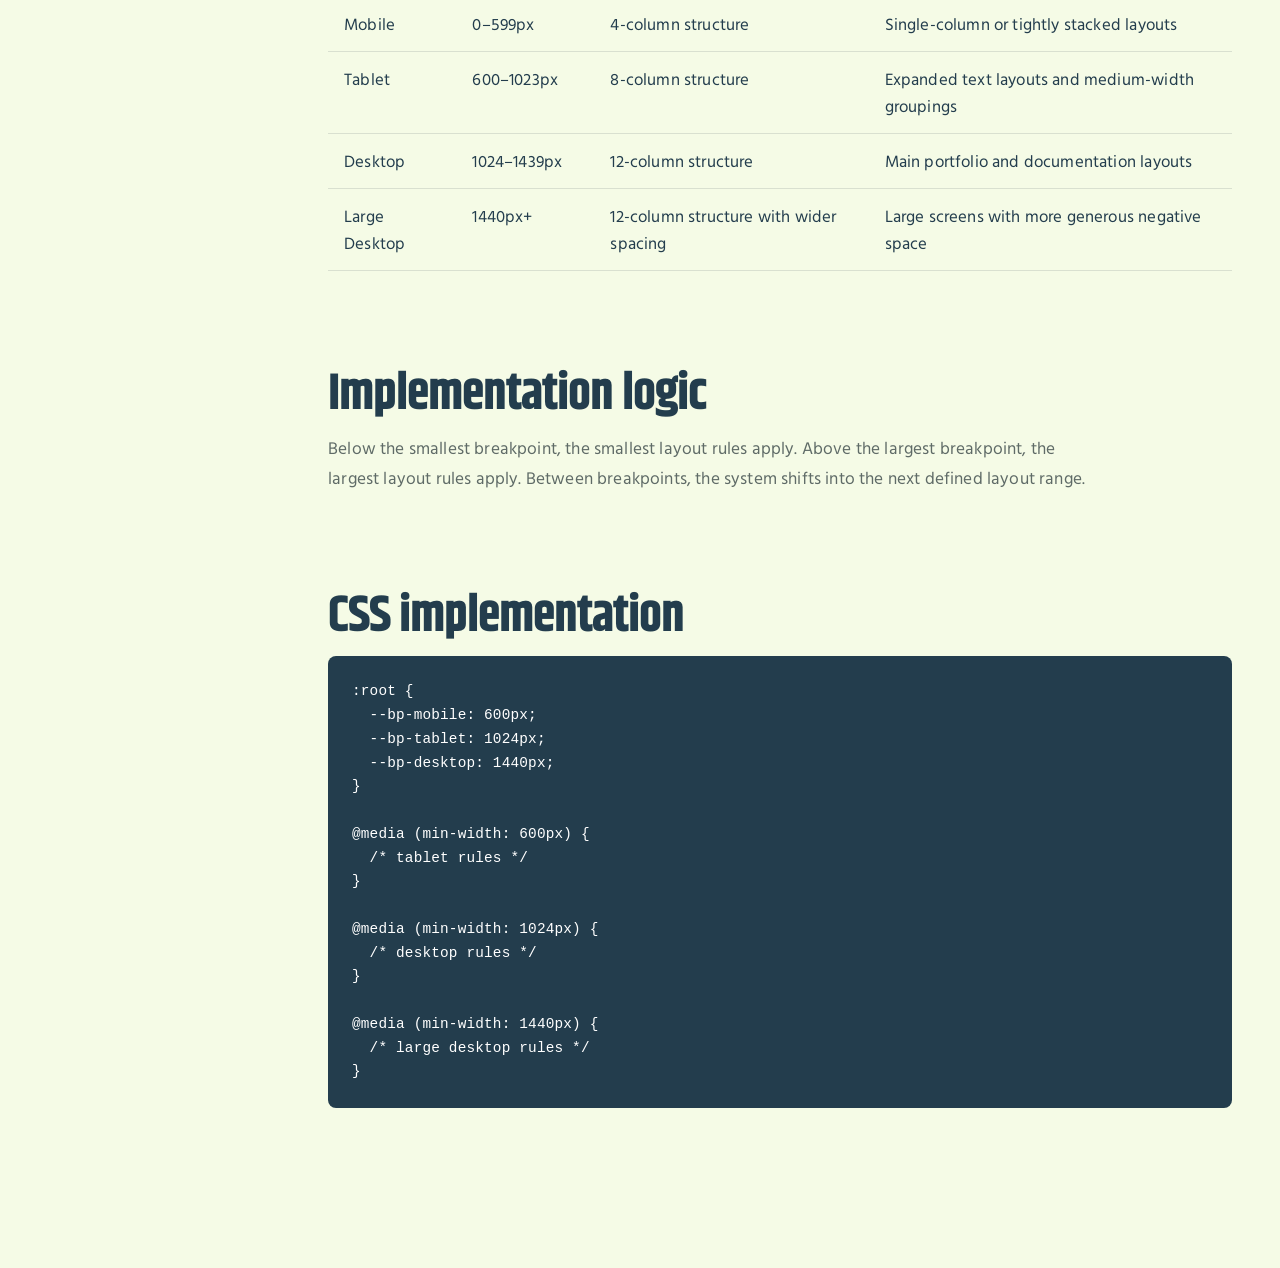
<file: foundations/breakpoints.html>
<!DOCTYPE html>
<html lang="en">
<head>
  <meta charset="UTF-8" />
  <meta name="viewport" content="width=device-width, initial-scale=1.0" />
  <title>Breakpoints — Luca Sabelli Design System</title>
  <link rel="stylesheet" href="../css/style.css" />
</head>
<body>
  <div class="site-shell">
    <aside class="sidebar">
      <div class="sidebar-inner">
        <a class="brand" href="../index.html">
          <span class="brand-kicker">CART 444</span>
          <span class="brand-title">Design System</span>
        </a>

        <nav class="nav-group">
          <p class="nav-label">Overview</p>
          <a class="nav-link" href="../index.html">Home</a>
          <a class="nav-link" href="../components.html">Components</a>
          <a class="nav-link" href="../accessibility.html">Accessibility</a>
        </nav>

        <nav class="nav-group">
          <p class="nav-label">Foundations</p>
          <a class="nav-link" href="grid.html">Grid</a>
          <a class="nav-link" href="spacing.html">Spacing</a>
          <a class="nav-link active" href="breakpoints.html" aria-current="page">Breakpoints</a>
          <a class="nav-link" href="layers.html">Layers</a>
          <a class="nav-link" href="colors.html">Color</a>
          <a class="nav-link" href="typography.html">Typography</a>
          <a class="nav-link" href="aspect-ratios.html">Image Aspect Ratios</a>
          <a class="nav-link" href="icons.html">Icons</a>
        </nav>
      </div>
    </aside>

    <main class="main-content">
      <a class="back-link" href="../index.html">← Back to home</a>

      <header class="page-header">
        <p class="eyebrow">Foundation 03</p>
        <h1>Breakpoints</h1>
        <p class="page-intro">
          Breakpoints define when the layout should adapt to different screen sizes.
          They support responsive design by changing the structure, spacing, and
          proportions of the interface so content remains readable and usable
          across mobile, tablet, desktop, and large desktop screens.
        </p>
      </header>

      <section class="content-section">
        <h2>Responsive breakpoint ranges</h2>
        <p class="page-intro">
          This system uses four main viewport ranges. As the screen grows, the
          layout can support more columns, wider content areas, and larger spatial
          relationships. On smaller screens, the system shifts into more compact,
          vertically stacked layouts.
        </p>

        <div class="breakpoints-board">
          <div class="breakpoints-ruler">
            <div class="bp-marker bp-0">
              <span class="bp-tag">0</span>
            </div>
            <div class="bp-marker bp-600">
              <span class="bp-tag">600</span>
            </div>
            <div class="bp-marker bp-1024">
              <span class="bp-tag">1024</span>
            </div>
            <div class="bp-marker bp-1440">
              <span class="bp-tag">1440</span>
            </div>
            <div class="bp-marker bp-1920">
              <span class="bp-tag">1920</span>
            </div>
          </div>

          <div class="breakpoint-band">
            <div class="bp-segment bp-mobile">Mobile</div>
            <div class="bp-segment bp-tablet">Tablet</div>
            <div class="bp-segment bp-desktop">Desktop</div>
            <div class="bp-segment bp-large">Large Desktop</div>
          </div>

          <div class="breakpoint-columns-row">
            <div class="bp-columns-pill mobile-pill">4 columns</div>
            <div class="bp-columns-pill tablet-pill">8 columns</div>
            <div class="bp-columns-pill desktop-pill">12 columns</div>
          </div>

          <div class="breakpoint-canvas-group">
            <p class="canvas-label">Maximum content width</p>
            <div class="canvas-bar canvas-max">
              <span>Content area 1100px</span>
            </div>
          </div>

          <div class="breakpoint-canvas-group">
            <p class="canvas-label">Minimum content width</p>
            <div class="canvas-bar canvas-min">
              <span>Content area 280px</span>
            </div>
          </div>
        </div>
      </section>

      <section class="content-section">
        <h2>Breakpoint behavior</h2>
        <table class="table-like">
          <thead>
            <tr>
              <th>Range</th>
              <th>Viewport width</th>
              <th>Grid behavior</th>
              <th>Typical layout use</th>
            </tr>
          </thead>
          <tbody>
            <tr>
              <td>Mobile</td>
              <td>0–599px</td>
              <td>4-column structure</td>
              <td>Single-column or tightly stacked layouts</td>
            </tr>
            <tr>
              <td>Tablet</td>
              <td>600–1023px</td>
              <td>8-column structure</td>
              <td>Expanded text layouts and medium-width groupings</td>
            </tr>
            <tr>
              <td>Desktop</td>
              <td>1024–1439px</td>
              <td>12-column structure</td>
              <td>Main portfolio and documentation layouts</td>
            </tr>
            <tr>
              <td>Large Desktop</td>
              <td>1440px+</td>
              <td>12-column structure with wider spacing</td>
              <td>Large screens with more generous negative space</td>
            </tr>
          </tbody>
        </table>
      </section>

      <section class="content-section">
        <h2>Implementation logic</h2>
        <p class="page-intro">
          Below the smallest breakpoint, the smallest layout rules apply. Above
          the largest breakpoint, the largest layout rules apply. Between
          breakpoints, the system shifts into the next defined layout range.
        </p>
      </section>

      <section class="content-section">
        <h2>CSS implementation</h2>
        <pre>:root {
  --bp-mobile: 600px;
  --bp-tablet: 1024px;
  --bp-desktop: 1440px;
}

@media (min-width: 600px) {
  /* tablet rules */
}

@media (min-width: 1024px) {
  /* desktop rules */
}

@media (min-width: 1440px) {
  /* large desktop rules */
}</pre>
      </section>
    </main>
  </div>
</body>
</html>
</file>
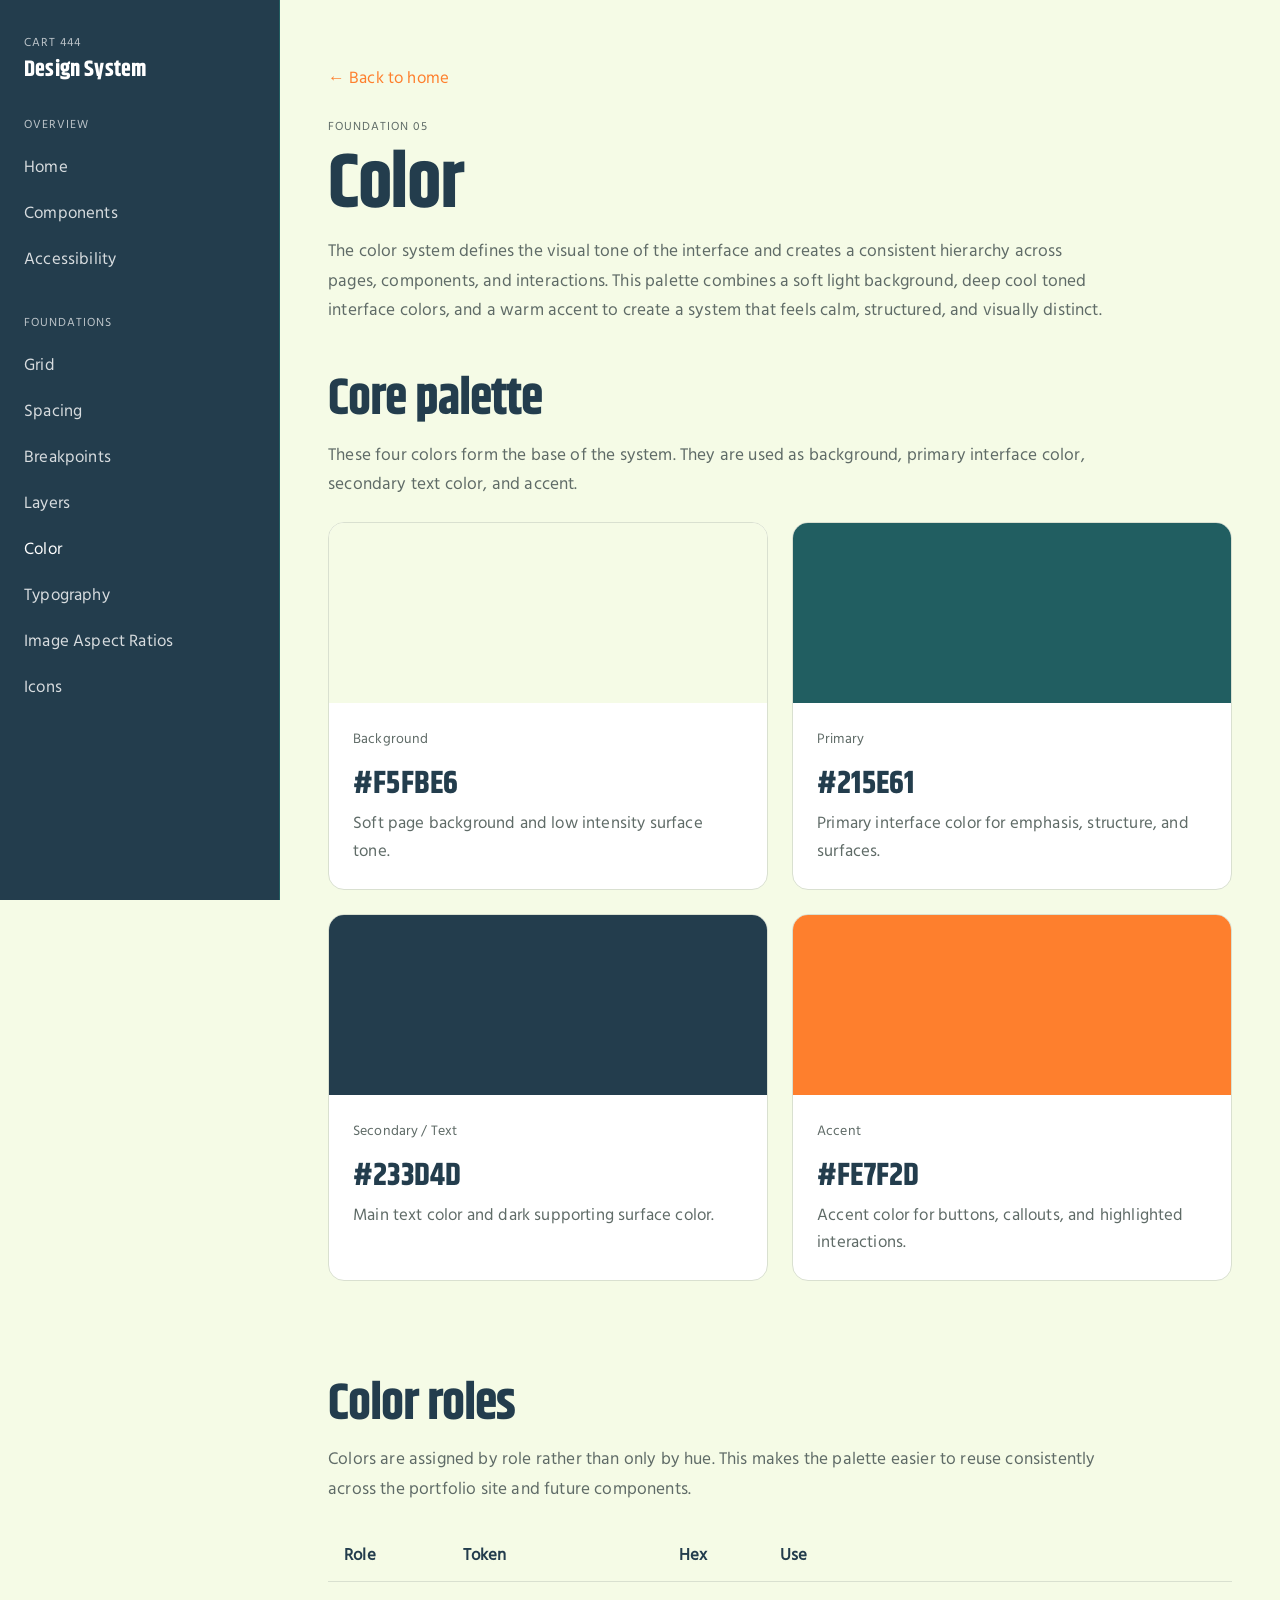
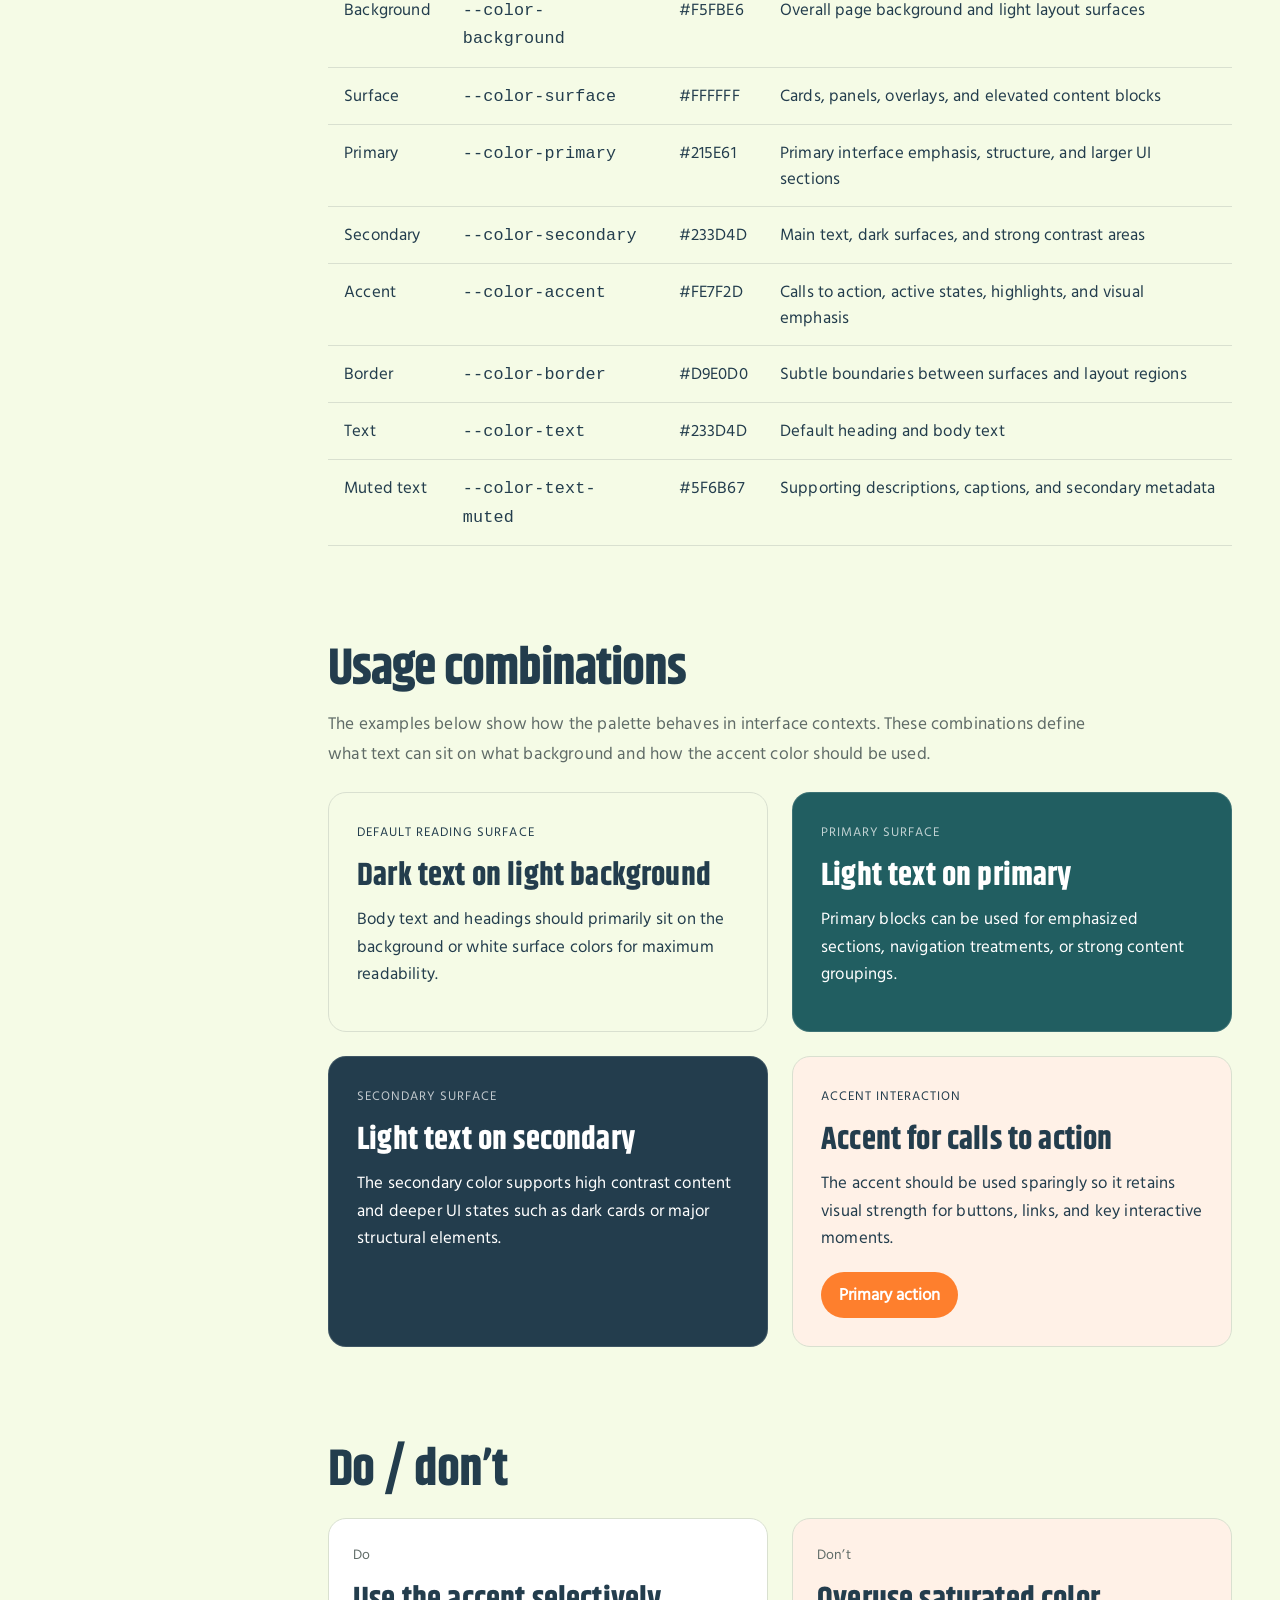
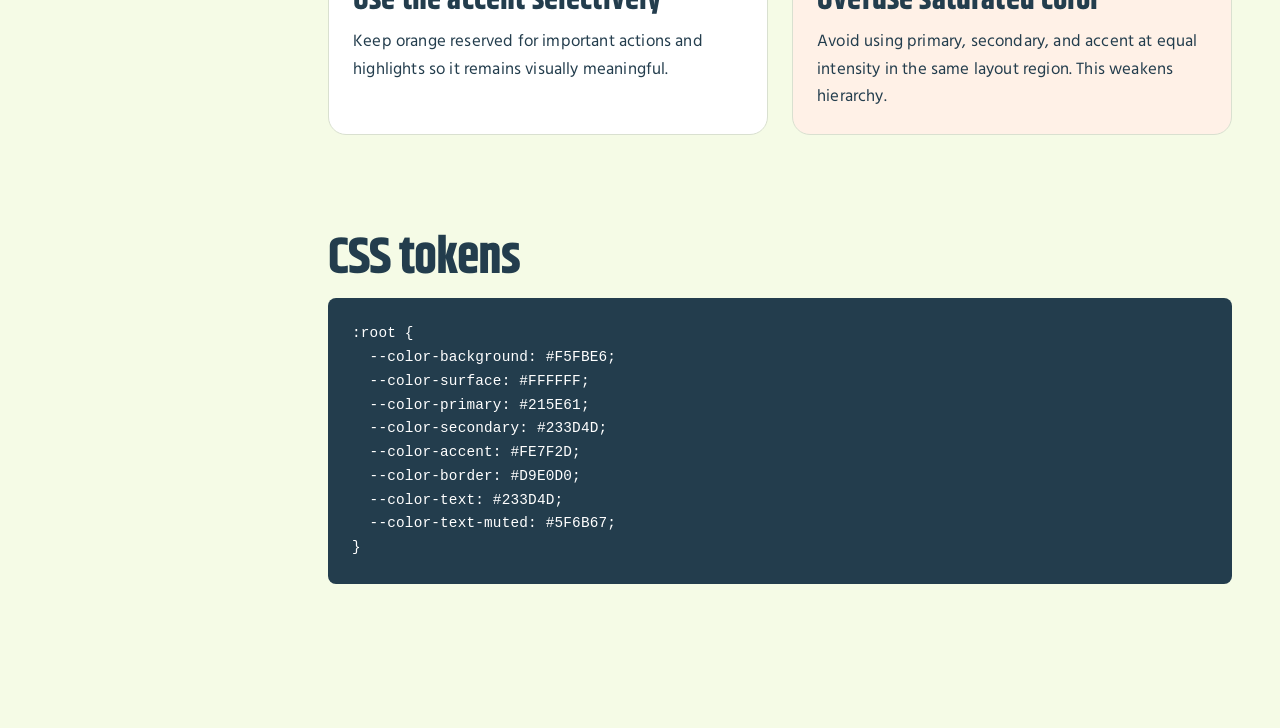
<file: foundations/colors.html>
<!DOCTYPE html>
<html lang="en">
<head>
  <meta charset="UTF-8" />
  <meta name="viewport" content="width=device-width, initial-scale=1.0" />
  <title>Color — Luca Sabelli Design System</title>
  <link rel="stylesheet" href="../css/style.css" />
</head>
<body>
  <div class="site-shell">
    <aside class="sidebar">
      <div class="sidebar-inner">
        <a class="brand" href="../index.html">
          <span class="brand-kicker">CART 444</span>
          <span class="brand-title">Design System</span>
        </a>

        <nav class="nav-group">
          <p class="nav-label">Overview</p>
          <a class="nav-link" href="../index.html">Home</a>
          <a class="nav-link" href="../components.html">Components</a>
          <a class="nav-link" href="../accessibility.html">Accessibility</a>
        </nav>

        <nav class="nav-group">
          <p class="nav-label">Foundations</p>
          <a class="nav-link" href="grid.html">Grid</a>
          <a class="nav-link" href="spacing.html">Spacing</a>
          <a class="nav-link" href="breakpoints.html">Breakpoints</a>
          <a class="nav-link" href="layers.html">Layers</a>
          <a class="nav-link active" href="colors.html" aria-current="page">Color</a>
          <a class="nav-link" href="typography.html">Typography</a>
          <a class="nav-link" href="aspect-ratios.html">Image Aspect Ratios</a>
          <a class="nav-link" href="icons.html">Icons</a>
        </nav>
      </div>
    </aside>

    <main class="main-content">
      <a class="back-link" href="../index.html">← Back to home</a>

      <header class="page-header">
        <p class="eyebrow">Foundation 05</p>
        <h1>Color</h1>
        <p class="page-intro">
          The color system defines the visual tone of the interface and creates a
          consistent hierarchy across pages, components, and interactions. This
          palette combines a soft light background, deep cool toned interface
          colors, and a warm accent to create a system that feels calm, structured,
          and visually distinct.
        </p>
      </header>

      <section class="content-section">
        <h2>Core palette</h2>
        <p class="page-intro">
          These four colors form the base of the system. They are used as
          background, primary interface color, secondary text color, and accent.
        </p>

        <div class="color-palette-grid">
          <article class="color-swatch-card">
            <div class="color-swatch large bg-background"></div>
            <div class="color-swatch-body">
              <p class="label">Background</p>
              <h3>#F5FBE6</h3>
              <p>Soft page background and low intensity surface tone.</p>
            </div>
          </article>

          <article class="color-swatch-card">
            <div class="color-swatch large bg-primary"></div>
            <div class="color-swatch-body">
              <p class="label">Primary</p>
              <h3>#215E61</h3>
              <p>Primary interface color for emphasis, structure, and surfaces.</p>
            </div>
          </article>

          <article class="color-swatch-card">
            <div class="color-swatch large bg-secondary"></div>
            <div class="color-swatch-body">
              <p class="label">Secondary / Text</p>
              <h3>#233D4D</h3>
              <p>Main text color and dark supporting surface color.</p>
            </div>
          </article>

          <article class="color-swatch-card">
            <div class="color-swatch large bg-accent"></div>
            <div class="color-swatch-body">
              <p class="label">Accent</p>
              <h3>#FE7F2D</h3>
              <p>Accent color for buttons, callouts, and highlighted interactions.</p>
            </div>
          </article>
        </div>
      </section>

      <section class="content-section">
        <h2>Color roles</h2>
        <p class="page-intro">
          Colors are assigned by role rather than only by hue. This makes the
          palette easier to reuse consistently across the portfolio site and future
          components.
        </p>

        <table class="table-like">
          <thead>
            <tr>
              <th>Role</th>
              <th>Token</th>
              <th>Hex</th>
              <th>Use</th>
            </tr>
          </thead>
          <tbody>
            <tr>
              <td>Background</td>
              <td><code>--color-background</code></td>
              <td>#F5FBE6</td>
              <td>Overall page background and light layout surfaces</td>
            </tr>
            <tr>
              <td>Surface</td>
              <td><code>--color-surface</code></td>
              <td>#FFFFFF</td>
              <td>Cards, panels, overlays, and elevated content blocks</td>
            </tr>
            <tr>
              <td>Primary</td>
              <td><code>--color-primary</code></td>
              <td>#215E61</td>
              <td>Primary interface emphasis, structure, and larger UI sections</td>
            </tr>
            <tr>
              <td>Secondary</td>
              <td><code>--color-secondary</code></td>
              <td>#233D4D</td>
              <td>Main text, dark surfaces, and strong contrast areas</td>
            </tr>
            <tr>
              <td>Accent</td>
              <td><code>--color-accent</code></td>
              <td>#FE7F2D</td>
              <td>Calls to action, active states, highlights, and visual emphasis</td>
            </tr>
            <tr>
              <td>Border</td>
              <td><code>--color-border</code></td>
              <td>#D9E0D0</td>
              <td>Subtle boundaries between surfaces and layout regions</td>
            </tr>
            <tr>
              <td>Text</td>
              <td><code>--color-text</code></td>
              <td>#233D4D</td>
              <td>Default heading and body text</td>
            </tr>
            <tr>
              <td>Muted text</td>
              <td><code>--color-text-muted</code></td>
              <td>#5F6B67</td>
              <td>Supporting descriptions, captions, and secondary metadata</td>
            </tr>
          </tbody>
        </table>
      </section>

      <section class="content-section">
        <h2>Usage combinations</h2>
        <p class="page-intro">
          The examples below show how the palette behaves in interface contexts.
          These combinations define what text can sit on what background and how the
          accent color should be used.
        </p>

        <div class="color-usage-grid">
          <article class="usage-card usage-light">
            <p class="usage-kicker">Default reading surface</p>
            <h3>Dark text on light background</h3>
            <p>
              Body text and headings should primarily sit on the background or white
              surface colors for maximum readability.
            </p>
          </article>

          <article class="usage-card usage-primary">
            <p class="usage-kicker">Primary surface</p>
            <h3>Light text on primary</h3>
            <p>
              Primary blocks can be used for emphasized sections, navigation
              treatments, or strong content groupings.
            </p>
          </article>

          <article class="usage-card usage-secondary">
            <p class="usage-kicker">Secondary surface</p>
            <h3>Light text on secondary</h3>
            <p>
              The secondary color supports high contrast content and deeper UI
              states such as dark cards or major structural elements.
            </p>
          </article>

          <article class="usage-card usage-accent">
            <p class="usage-kicker">Accent interaction</p>
            <h3>Accent for calls to action</h3>
            <p>
              The accent should be used sparingly so it retains visual strength for
              buttons, links, and key interactive moments.
            </p>
            <button class="usage-button">Primary action</button>
          </article>
        </div>
      </section>

      <section class="content-section">
        <h2>Do / don’t</h2>
        <div class="do-dont-grid">
          <article class="guideline-card do-card">
            <p class="label">Do</p>
            <h3>Use the accent selectively</h3>
            <p>
              Keep orange reserved for important actions and highlights so it
              remains visually meaningful.
            </p>
          </article>

          <article class="guideline-card dont-card">
            <p class="label">Don’t</p>
            <h3>Overuse saturated color</h3>
            <p>
              Avoid using primary, secondary, and accent at equal intensity in the
              same layout region. This weakens hierarchy.
            </p>
          </article>
        </div>
      </section>

      <section class="content-section">
        <h2>CSS tokens</h2>
        <pre>:root {
  --color-background: #F5FBE6;
  --color-surface: #FFFFFF;
  --color-primary: #215E61;
  --color-secondary: #233D4D;
  --color-accent: #FE7F2D;
  --color-border: #D9E0D0;
  --color-text: #233D4D;
  --color-text-muted: #5F6B67;
}</pre>
      </section>
    </main>
  </div>
</body>
</html>
</file>
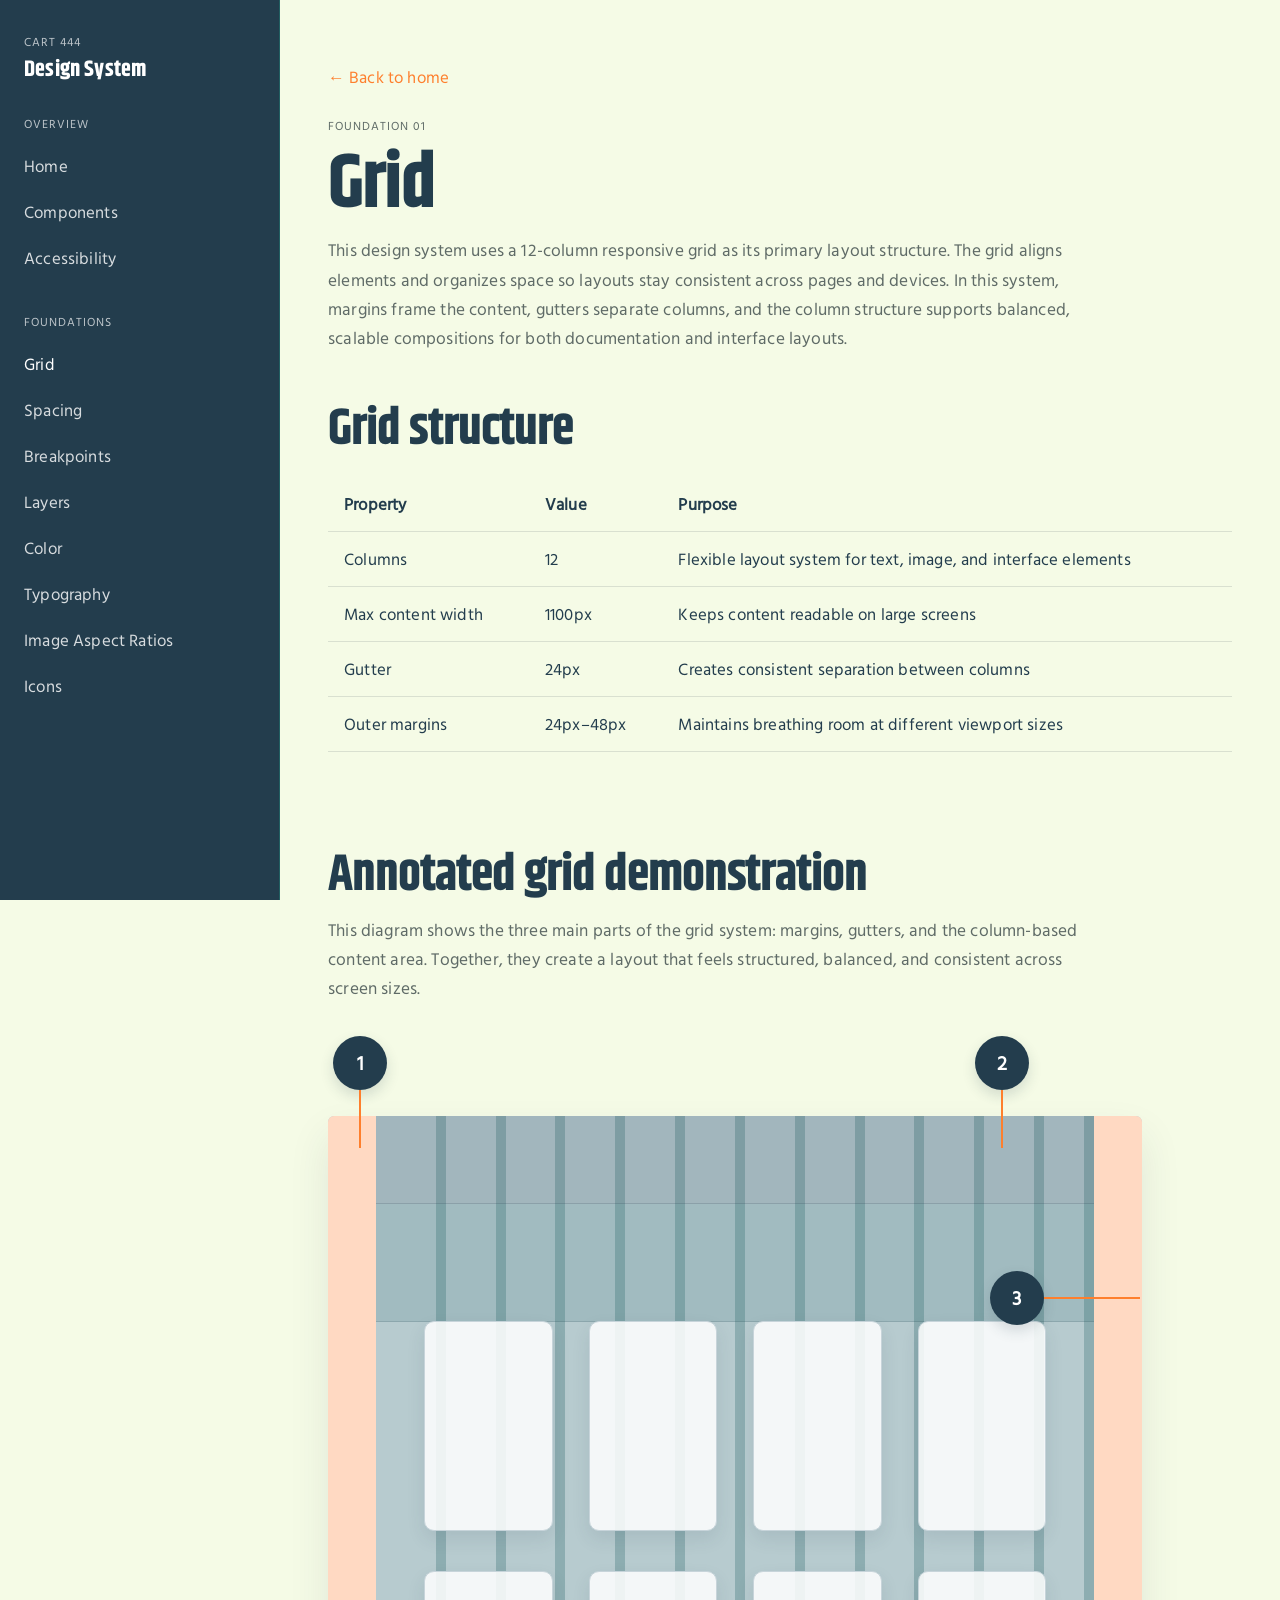
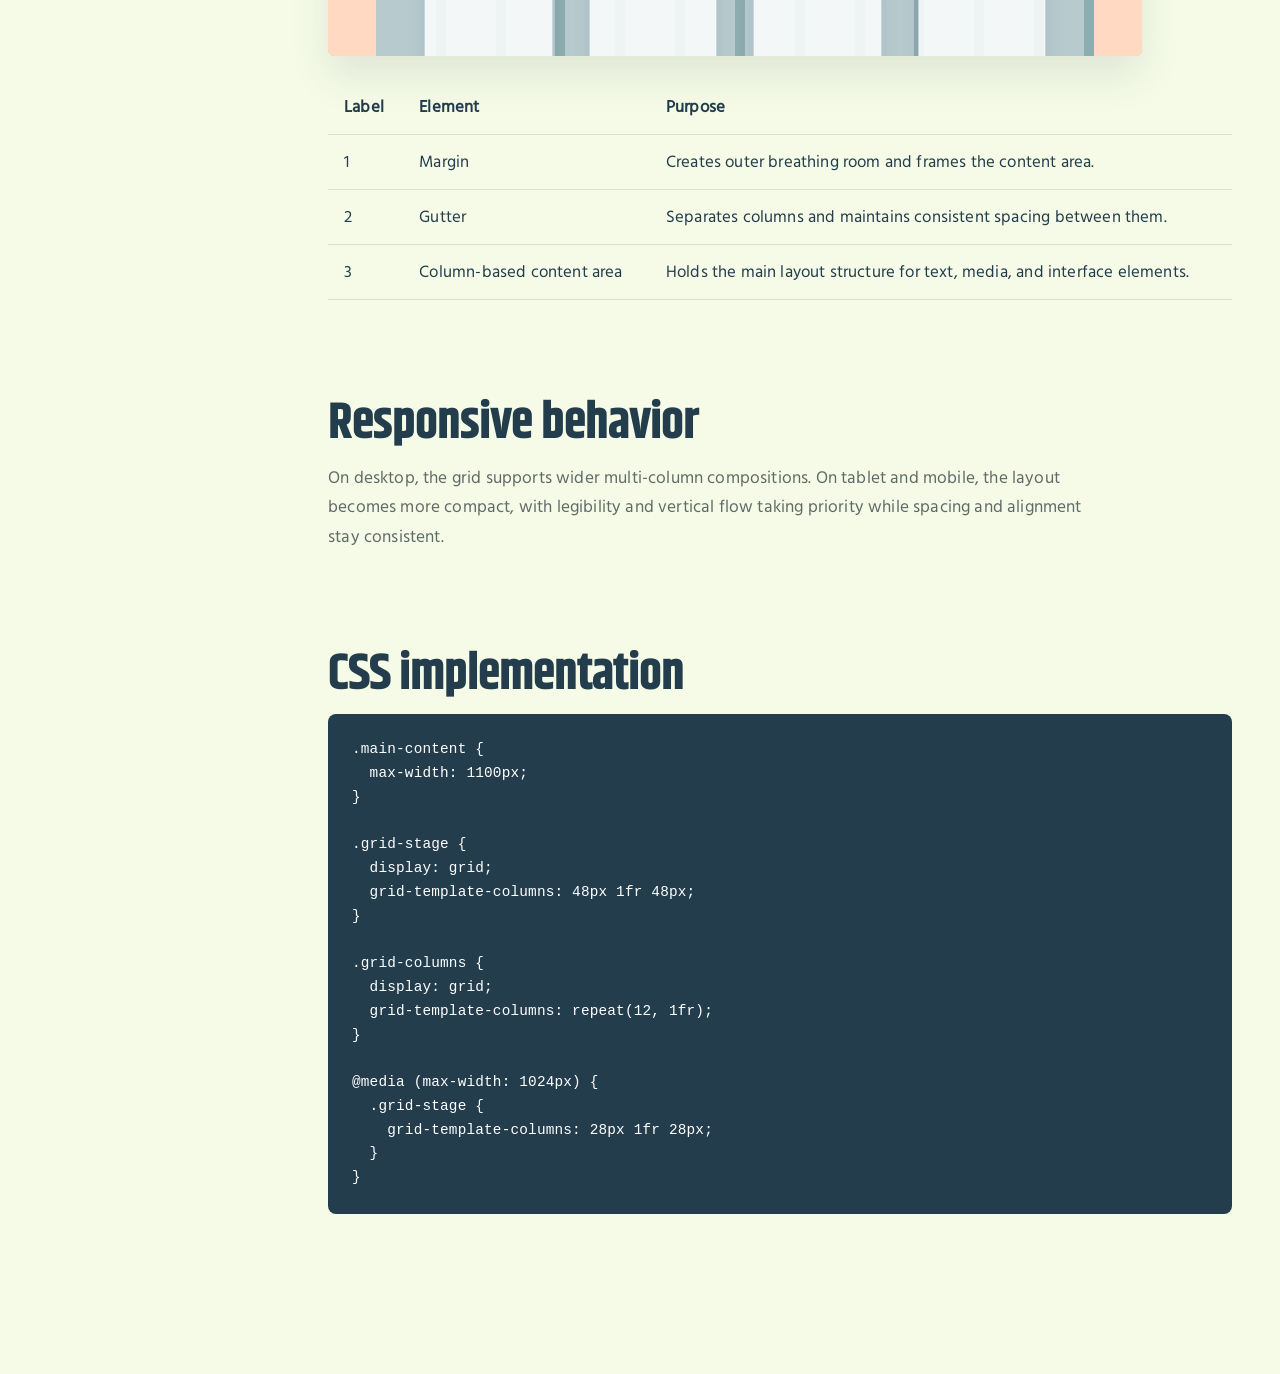
<file: foundations/grid.html>
<!DOCTYPE html>
<html lang="en">
<head>
  <meta charset="UTF-8" />
  <meta name="viewport" content="width=device-width, initial-scale=1.0" />
  <title>Grid — Luca Sabelli Design System</title>
  <link rel="stylesheet" href="../css/style.css" />
</head>
<body>
  <div class="site-shell">
    <aside class="sidebar">
      <div class="sidebar-inner">
        <a class="brand" href="../index.html">
          <span class="brand-kicker">CART 444</span>
          <span class="brand-title">Design System</span>
        </a>

        <nav class="nav-group">
          <p class="nav-label">Overview</p>
          <a class="nav-link" href="../index.html">Home</a>
          <a class="nav-link" href="../components.html">Components</a>
          <a class="nav-link" href="../accessibility.html">Accessibility</a>
        </nav>

        <nav class="nav-group">
          <p class="nav-label">Foundations</p>
          <a class="nav-link active" href="grid.html" aria-current="page">Grid</a>
          <a class="nav-link" href="spacing.html">Spacing</a>
          <a class="nav-link" href="breakpoints.html">Breakpoints</a>
          <a class="nav-link" href="layers.html">Layers</a>
          <a class="nav-link" href="colors.html">Color</a>
          <a class="nav-link" href="typography.html">Typography</a>
          <a class="nav-link" href="aspect-ratios.html">Image Aspect Ratios</a>
          <a class="nav-link" href="icons.html">Icons</a>
        </nav>
      </div>
    </aside>

    <main class="main-content">
      <a class="back-link" href="../index.html">← Back to home</a>

      <header class="page-header">
        <p class="eyebrow">Foundation 01</p>
        <h1>Grid</h1>
        <p class="page-intro">
          This design system uses a 12-column responsive grid as its primary layout
          structure. The grid aligns elements and organizes space so layouts stay
          consistent across pages and devices. In this system, margins frame the
          content, gutters separate columns, and the column structure supports
          balanced, scalable compositions for both documentation and interface
          layouts.
        </p>
      </header>

      <section class="content-section">
        <h2>Grid structure</h2>
        <table class="table-like">
          <thead>
            <tr>
              <th>Property</th>
              <th>Value</th>
              <th>Purpose</th>
            </tr>
          </thead>
          <tbody>
            <tr>
              <td>Columns</td>
              <td>12</td>
              <td>Flexible layout system for text, image, and interface elements</td>
            </tr>
            <tr>
              <td>Max content width</td>
              <td>1100px</td>
              <td>Keeps content readable on large screens</td>
            </tr>
            <tr>
              <td>Gutter</td>
              <td>24px</td>
              <td>Creates consistent separation between columns</td>
            </tr>
            <tr>
              <td>Outer margins</td>
              <td>24px–48px</td>
              <td>Maintains breathing room at different viewport sizes</td>
            </tr>
          </tbody>
        </table>
      </section>

      <section class="content-section">
        <h2>Annotated grid demonstration</h2>
        <p class="page-intro">
          This diagram shows the three main parts of the grid system: margins,
          gutters, and the column-based content area. Together, they create a
          layout that feels structured, balanced, and consistent across screen
          sizes.
        </p>

        <div class="grid-figure">
          <div class="grid-callout callout-1">
            <span class="callout-dot">1</span>
            <span class="callout-line"></span>
          </div>

          <div class="grid-callout callout-2">
            <span class="callout-dot">2</span>
            <span class="callout-line"></span>
          </div>

          <div class="grid-callout callout-3">
            <span class="callout-dot">3</span>
            <span class="callout-line horizontal"></span>
          </div>

          <div class="grid-stage">
            <div class="grid-margin left"></div>

            <div class="grid-content-area">
              <div class="grid-overlay">
                <div class="grid-columns">
                  <div class="grid-column"></div>
                  <div class="grid-column"></div>
                  <div class="grid-column"></div>
                  <div class="grid-column"></div>
                  <div class="grid-column"></div>
                  <div class="grid-column"></div>
                  <div class="grid-column"></div>
                  <div class="grid-column"></div>
                  <div class="grid-column"></div>
                  <div class="grid-column"></div>
                  <div class="grid-column"></div>
                  <div class="grid-column"></div>
                </div>

                <div class="grid-ui chrome-bar"></div>
                <div class="grid-ui header-band"></div>

                <div class="grid-card-row">
                  <div class="grid-card"></div>
                  <div class="grid-card"></div>
                  <div class="grid-card"></div>
                  <div class="grid-card"></div>
                </div>

                <div class="grid-card-row second-row">
                  <div class="grid-card"></div>
                  <div class="grid-card"></div>
                  <div class="grid-card"></div>
                  <div class="grid-card"></div>
                </div>
              </div>
            </div>

            <div class="grid-margin right"></div>
          </div>
        </div>

        <table class="table-like">
          <thead>
            <tr>
              <th>Label</th>
              <th>Element</th>
              <th>Purpose</th>
            </tr>
          </thead>
          <tbody>
            <tr>
              <td>1</td>
              <td>Margin</td>
              <td>Creates outer breathing room and frames the content area.</td>
            </tr>
            <tr>
              <td>2</td>
              <td>Gutter</td>
              <td>Separates columns and maintains consistent spacing between them.</td>
            </tr>
            <tr>
              <td>3</td>
              <td>Column-based content area</td>
              <td>Holds the main layout structure for text, media, and interface elements.</td>
            </tr>
          </tbody>
        </table>
      </section>

      <section class="content-section">
        <h2>Responsive behavior</h2>
        <p class="page-intro">
          On desktop, the grid supports wider multi-column compositions. On tablet
          and mobile, the layout becomes more compact, with legibility and
          vertical flow taking priority while spacing and alignment stay
          consistent.
        </p>
      </section>

      <section class="content-section">
        <h2>CSS implementation</h2>
        <pre>.main-content {
  max-width: 1100px;
}

.grid-stage {
  display: grid;
  grid-template-columns: 48px 1fr 48px;
}

.grid-columns {
  display: grid;
  grid-template-columns: repeat(12, 1fr);
}

@media (max-width: 1024px) {
  .grid-stage {
    grid-template-columns: 28px 1fr 28px;
  }
}</pre>
      </section>
    </main>
  </div>
</body>
</html>
</file>
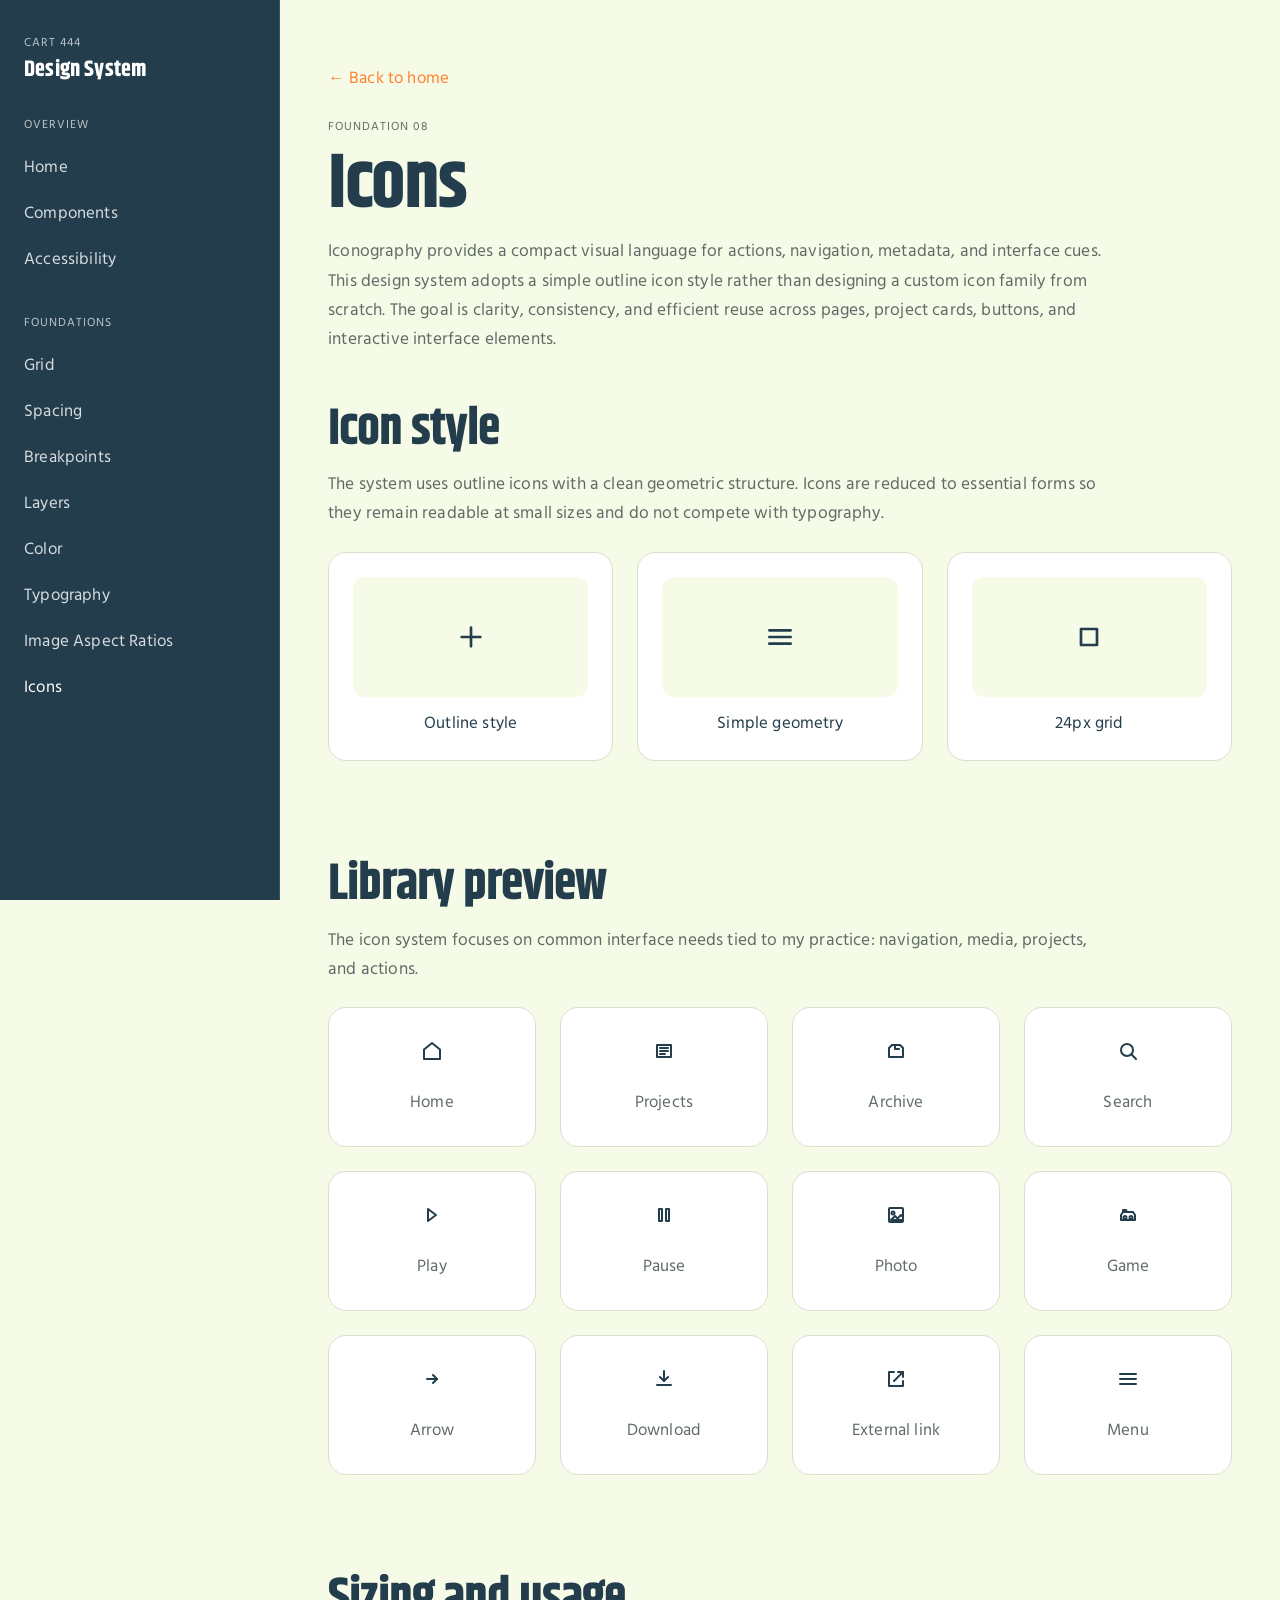
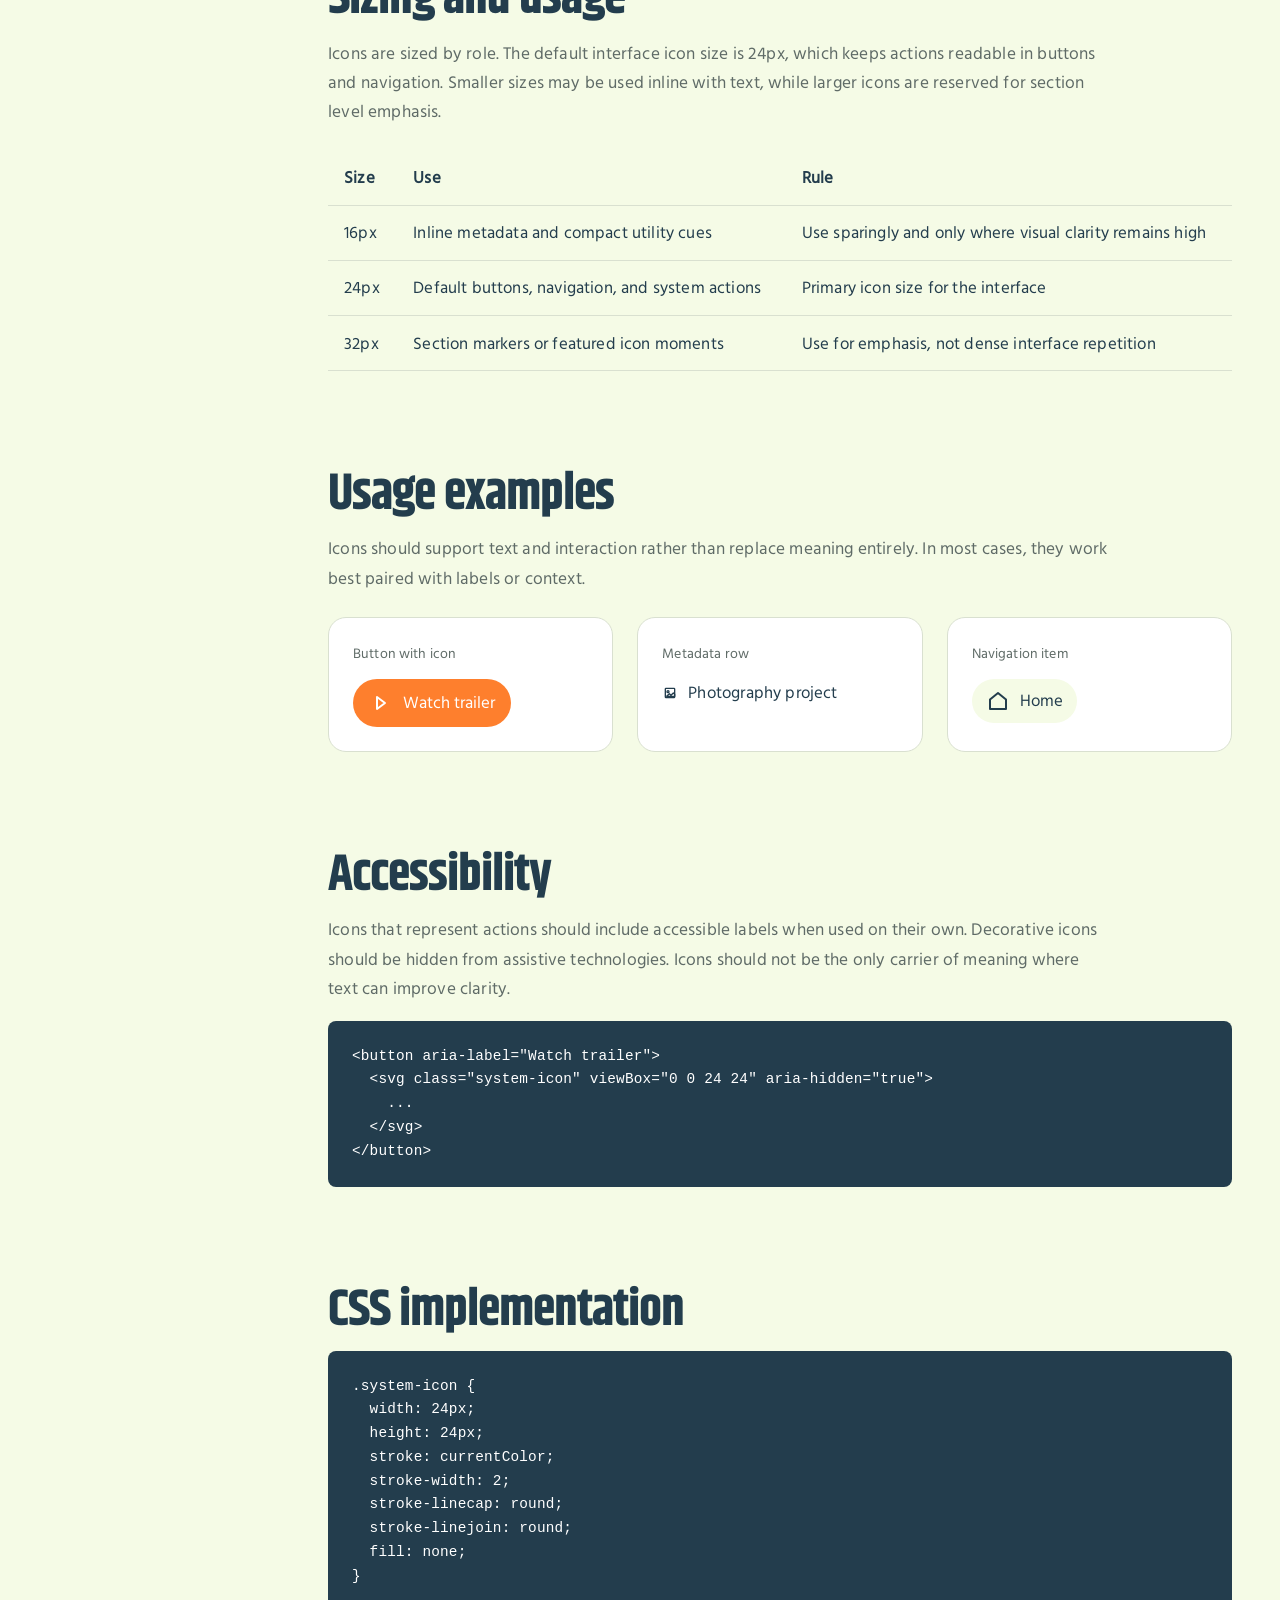
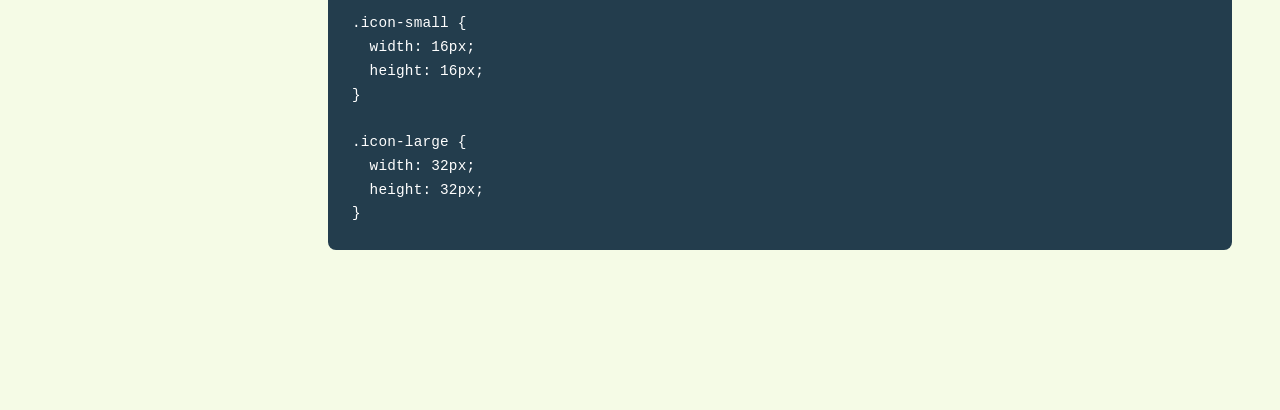
<file: foundations/icons.html>
<!DOCTYPE html>
<html lang="en">
<head>
  <meta charset="UTF-8" />
  <meta name="viewport" content="width=device-width, initial-scale=1.0" />
  <title>Icons — Luca Sabelli Design System</title>
  <link rel="stylesheet" href="../css/style.css" />
</head>
<body>
  <div class="site-shell">
    <aside class="sidebar">
      <div class="sidebar-inner">
        <a class="brand" href="../index.html">
          <span class="brand-kicker">CART 444</span>
          <span class="brand-title">Design System</span>
        </a>

        <nav class="nav-group">
          <p class="nav-label">Overview</p>
          <a class="nav-link" href="../index.html">Home</a>
          <a class="nav-link" href="../components.html">Components</a>
          <a class="nav-link" href="../accessibility.html">Accessibility</a>
        </nav>

        <nav class="nav-group">
          <p class="nav-label">Foundations</p>
          <a class="nav-link" href="grid.html">Grid</a>
          <a class="nav-link" href="spacing.html">Spacing</a>
          <a class="nav-link" href="breakpoints.html">Breakpoints</a>
          <a class="nav-link" href="layers.html">Layers</a>
          <a class="nav-link" href="colors.html">Color</a>
          <a class="nav-link" href="typography.html">Typography</a>
          <a class="nav-link" href="aspect-ratios.html">Image Aspect Ratios</a>
          <a class="nav-link active" href="icons.html" aria-current="page">Icons</a>
        </nav>
      </div>
    </aside>

    <main class="main-content">
      <a class="back-link" href="../index.html">← Back to home</a>

      <header class="page-header">
        <p class="eyebrow">Foundation 08</p>
        <h1>Icons</h1>
        <p class="page-intro">
          Iconography provides a compact visual language for actions, navigation,
          metadata, and interface cues. This design system adopts a simple outline
          icon style rather than designing a custom icon family from scratch. The
          goal is clarity, consistency, and efficient reuse across pages,
          project cards, buttons, and interactive interface elements.
        </p>
      </header>

      <section class="content-section">
        <h2>Icon style</h2>
        <p class="page-intro">
          The system uses outline icons with a clean geometric structure. Icons are
          reduced to essential forms so they remain readable at small sizes and do
          not compete with typography.
        </p>

        <div class="icon-style-board">
          <div class="icon-style-card">
            <div class="icon-style-preview">
              <svg class="system-icon icon-large" viewBox="0 0 24 24" aria-hidden="true">
                <path d="M12 5v14M5 12h14"></path>
              </svg>
            </div>
            <p class="icon-style-label">Outline style</p>
          </div>

          <div class="icon-style-card">
            <div class="icon-style-preview">
              <svg class="system-icon icon-large" viewBox="0 0 24 24" aria-hidden="true">
                <path d="M4 7h16M4 12h16M4 17h16"></path>
              </svg>
            </div>
            <p class="icon-style-label">Simple geometry</p>
          </div>

          <div class="icon-style-card">
            <div class="icon-style-preview">
              <svg class="system-icon icon-large" viewBox="0 0 24 24" aria-hidden="true">
                <path d="M6 6h12v12H6z"></path>
              </svg>
            </div>
            <p class="icon-style-label">24px grid</p>
          </div>
        </div>
      </section>

      <section class="content-section">
        <h2>Library preview</h2>
        <p class="page-intro">
          The icon system focuses on common interface needs tied to my practice:
          navigation, media, projects, and actions.
        </p>

        <div class="icon-library-grid">
          <article class="icon-library-card">
            <svg class="system-icon" viewBox="0 0 24 24" aria-hidden="true">
              <path d="M4 10.5 12 4l8 6.5V20H4z"></path>
            </svg>
            <p class="icon-name">Home</p>
          </article>

          <article class="icon-library-card">
            <svg class="system-icon" viewBox="0 0 24 24" aria-hidden="true">
              <path d="M5 6h14v12H5z"></path>
              <path d="M8 9h8M8 12h8M8 15h5"></path>
            </svg>
            <p class="icon-name">Projects</p>
          </article>

          <article class="icon-library-card">
            <svg class="system-icon" viewBox="0 0 24 24" aria-hidden="true">
              <path d="M8 6h8l3 3v9H5V9z"></path>
              <path d="M11 6v4h4"></path>
            </svg>
            <p class="icon-name">Archive</p>
          </article>

          <article class="icon-library-card">
            <svg class="system-icon" viewBox="0 0 24 24" aria-hidden="true">
              <circle cx="11" cy="11" r="6"></circle>
              <path d="m20 20-4.2-4.2"></path>
            </svg>
            <p class="icon-name">Search</p>
          </article>

          <article class="icon-library-card">
            <svg class="system-icon" viewBox="0 0 24 24" aria-hidden="true">
              <path d="m8 6 8 6-8 6z"></path>
            </svg>
            <p class="icon-name">Play</p>
          </article>

          <article class="icon-library-card">
            <svg class="system-icon" viewBox="0 0 24 24" aria-hidden="true">
              <rect x="7" y="6" width="3" height="12"></rect>
              <rect x="14" y="6" width="3" height="12"></rect>
            </svg>
            <p class="icon-name">Pause</p>
          </article>

          <article class="icon-library-card">
            <svg class="system-icon" viewBox="0 0 24 24" aria-hidden="true">
              <rect x="5" y="5" width="14" height="14" rx="1"></rect>
              <circle cx="9" cy="10" r="1.5"></circle>
              <path d="m7 17 4-4 2.5 2.5L17 12l2 2v3z"></path>
            </svg>
            <p class="icon-name">Photo</p>
          </article>

          <article class="icon-library-card">
            <svg class="system-icon" viewBox="0 0 24 24" aria-hidden="true">
              <path d="M7 9h10l2 3v5H5v-5z"></path>
              <path d="M7 9V7h3l1 2"></path>
              <circle cx="9" cy="14.5" r="1.5"></circle>
              <circle cx="15" cy="14.5" r="1.5"></circle>
            </svg>
            <p class="icon-name">Game</p>
          </article>

          <article class="icon-library-card">
            <svg class="system-icon" viewBox="0 0 24 24" aria-hidden="true">
              <path d="M7 12h10"></path>
              <path d="m13 8 4 4-4 4"></path>
            </svg>
            <p class="icon-name">Arrow</p>
          </article>

          <article class="icon-library-card">
            <svg class="system-icon" viewBox="0 0 24 24" aria-hidden="true">
              <path d="M12 4v10"></path>
              <path d="m8 10 4 4 4-4"></path>
              <path d="M5 18h14"></path>
            </svg>
            <p class="icon-name">Download</p>
          </article>

          <article class="icon-library-card">
            <svg class="system-icon" viewBox="0 0 24 24" aria-hidden="true">
              <path d="M14 5h5v5"></path>
              <path d="M10 14 19 5"></path>
              <path d="M19 14v5h-14V5h5"></path>
            </svg>
            <p class="icon-name">External link</p>
          </article>

          <article class="icon-library-card">
            <svg class="system-icon" viewBox="0 0 24 24" aria-hidden="true">
              <path d="M4 7h16M4 12h16M4 17h16"></path>
            </svg>
            <p class="icon-name">Menu</p>
          </article>
        </div>
      </section>

      <section class="content-section">
        <h2>Sizing and usage</h2>
        <p class="page-intro">
          Icons are sized by role. The default interface icon size is 24px, which
          keeps actions readable in buttons and navigation. Smaller sizes may be
          used inline with text, while larger icons are reserved for section level
          emphasis.
        </p>

        <table class="table-like">
          <thead>
            <tr>
              <th>Size</th>
              <th>Use</th>
              <th>Rule</th>
            </tr>
          </thead>
          <tbody>
            <tr>
              <td>16px</td>
              <td>Inline metadata and compact utility cues</td>
              <td>Use sparingly and only where visual clarity remains high</td>
            </tr>
            <tr>
              <td>24px</td>
              <td>Default buttons, navigation, and system actions</td>
              <td>Primary icon size for the interface</td>
            </tr>
            <tr>
              <td>32px</td>
              <td>Section markers or featured icon moments</td>
              <td>Use for emphasis, not dense interface repetition</td>
            </tr>
          </tbody>
        </table>
      </section>

      <section class="content-section">
        <h2>Usage examples</h2>
        <p class="page-intro">
          Icons should support text and interaction rather than replace meaning
          entirely. In most cases, they work best paired with labels or context.
        </p>

        <div class="icon-usage-grid">
          <article class="icon-usage-card">
            <p class="label">Button with icon</p>
            <button class="icon-demo-button">
              <svg class="system-icon" viewBox="0 0 24 24" aria-hidden="true">
                <path d="m8 6 8 6-8 6z"></path>
              </svg>
              <span>Watch trailer</span>
            </button>
          </article>

          <article class="icon-usage-card">
            <p class="label">Metadata row</p>
            <div class="icon-meta-row">
              <svg class="system-icon icon-small" viewBox="0 0 24 24" aria-hidden="true">
                <rect x="5" y="5" width="14" height="14" rx="1"></rect>
                <circle cx="9" cy="10" r="1.5"></circle>
                <path d="m7 17 4-4 2.5 2.5L17 12l2 2v3z"></path>
              </svg>
              <span>Photography project</span>
            </div>
          </article>

          <article class="icon-usage-card">
            <p class="label">Navigation item</p>
            <div class="icon-nav-item">
              <svg class="system-icon" viewBox="0 0 24 24" aria-hidden="true">
                <path d="M4 10.5 12 4l8 6.5V20H4z"></path>
              </svg>
              <span>Home</span>
            </div>
          </article>
        </div>
      </section>

      <section class="content-section">
        <h2>Accessibility</h2>
        <p class="page-intro">
          Icons that represent actions should include accessible labels when used
          on their own. Decorative icons should be hidden from assistive
          technologies. Icons should not be the only carrier of meaning where text
          can improve clarity.
        </p>

        <pre>&lt;button aria-label="Watch trailer"&gt;
  &lt;svg class="system-icon" viewBox="0 0 24 24" aria-hidden="true"&gt;
    ...
  &lt;/svg&gt;
&lt;/button&gt;</pre>
      </section>

      <section class="content-section">
        <h2>CSS implementation</h2>
        <pre>.system-icon {
  width: 24px;
  height: 24px;
  stroke: currentColor;
  stroke-width: 2;
  stroke-linecap: round;
  stroke-linejoin: round;
  fill: none;
}

.icon-small {
  width: 16px;
  height: 16px;
}

.icon-large {
  width: 32px;
  height: 32px;
}</pre>
      </section>
    </main>
  </div>
</body>
</html>
</file>
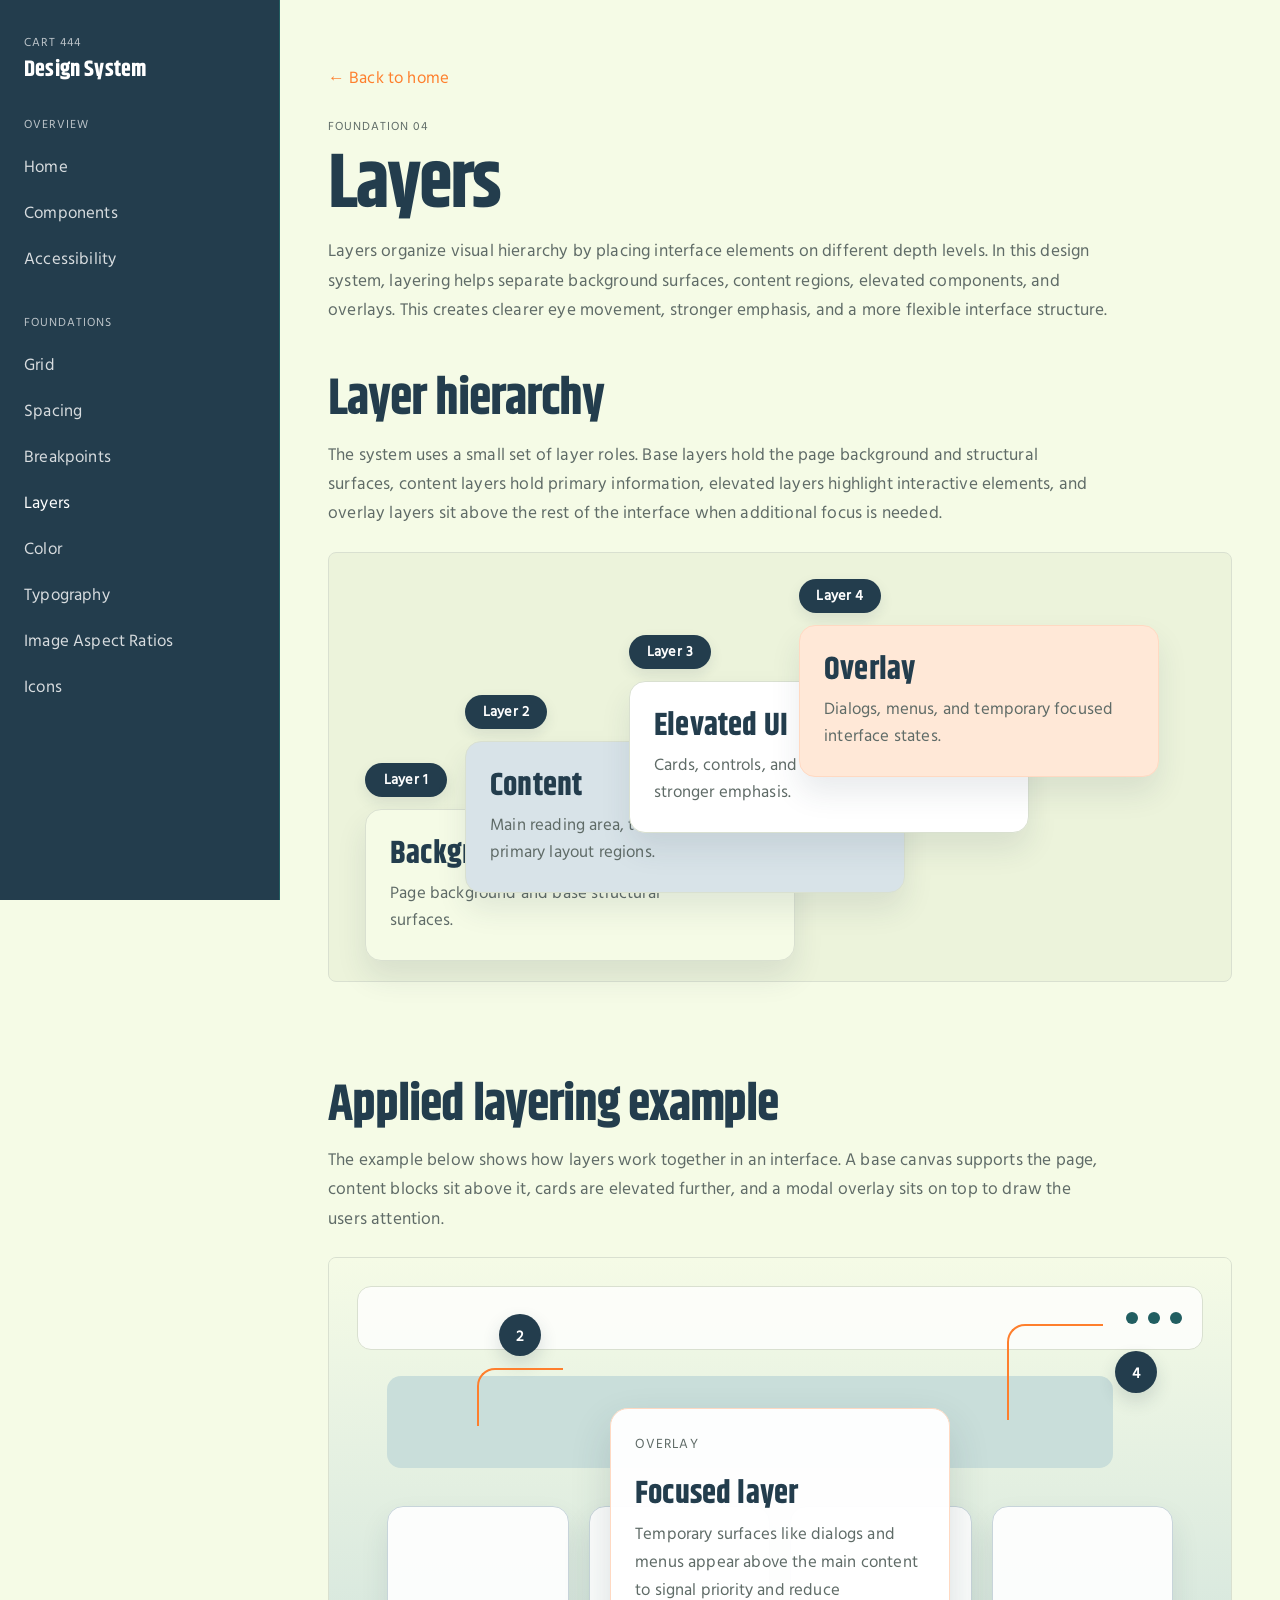
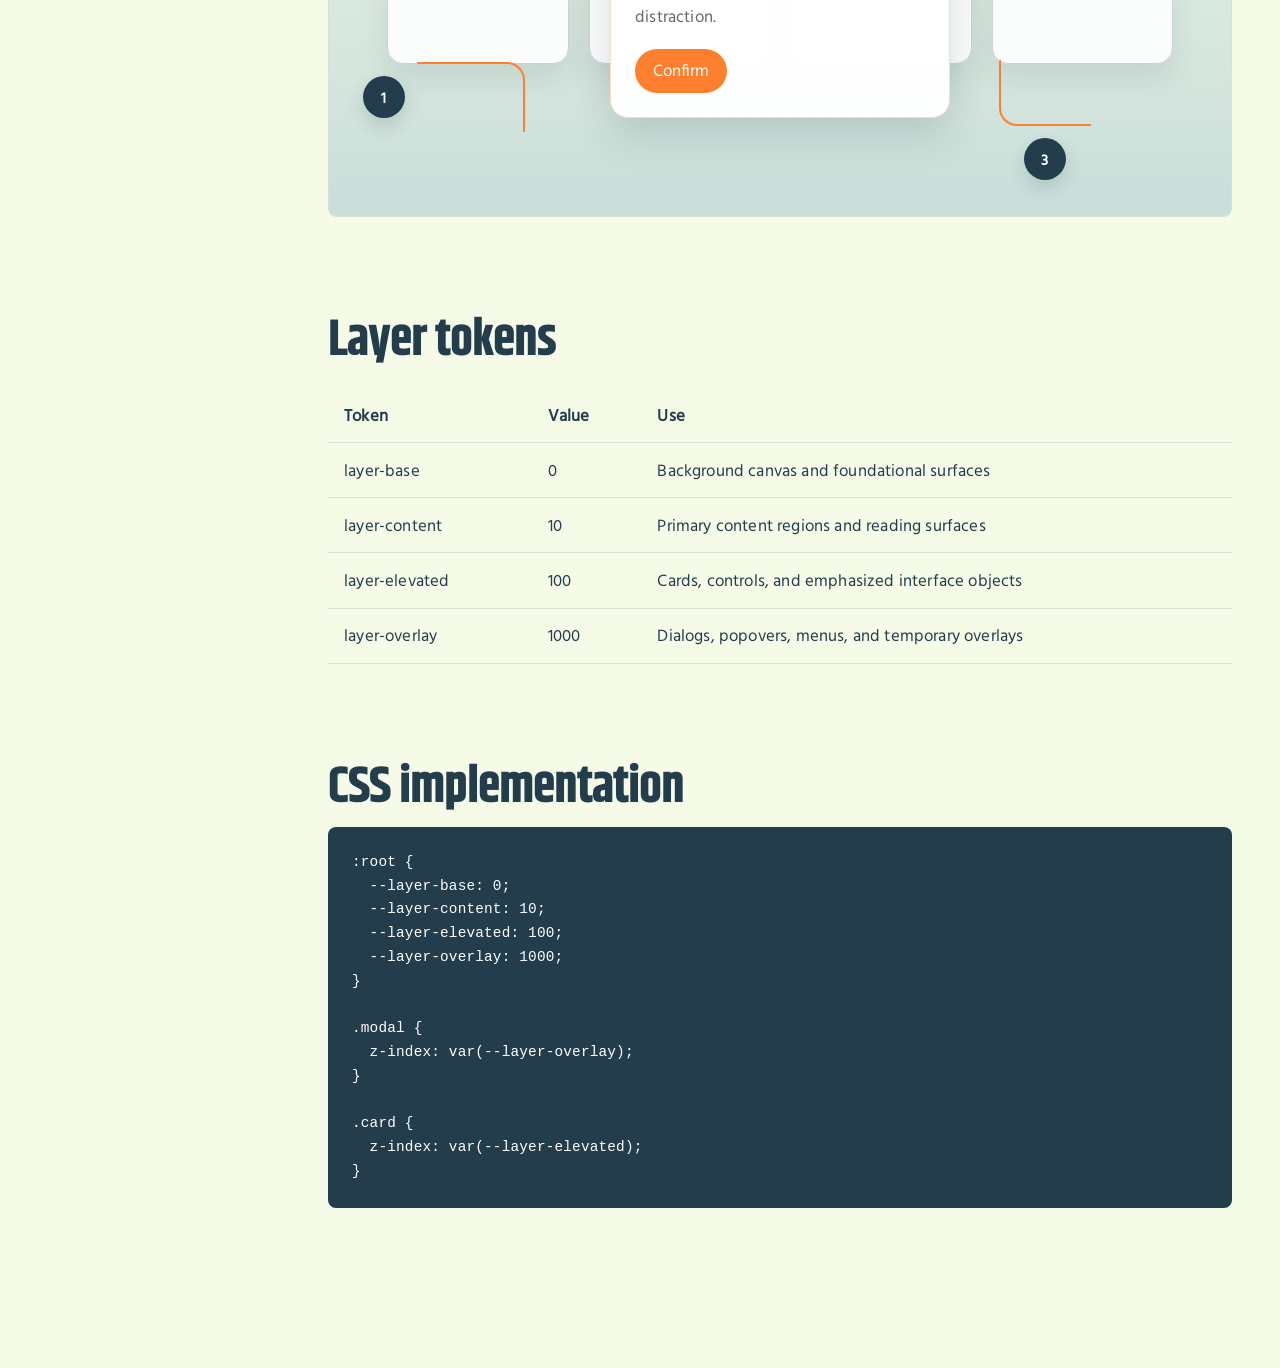
<file: foundations/layers.html>
<!DOCTYPE html>
<html lang="en">
<head>
  <meta charset="UTF-8" />
  <meta name="viewport" content="width=device-width, initial-scale=1.0" />
  <title>Layers — Luca Sabelli Design System</title>
  <link rel="stylesheet" href="../css/style.css" />
</head>
<body>
  <div class="site-shell">
    <aside class="sidebar">
      <div class="sidebar-inner">
        <a class="brand" href="../index.html">
          <span class="brand-kicker">CART 444</span>
          <span class="brand-title">Design System</span>
        </a>

        <nav class="nav-group">
          <p class="nav-label">Overview</p>
          <a class="nav-link" href="../index.html">Home</a>
          <a class="nav-link" href="../components.html">Components</a>
          <a class="nav-link" href="../accessibility.html">Accessibility</a>
        </nav>

        <nav class="nav-group">
          <p class="nav-label">Foundations</p>
          <a class="nav-link" href="grid.html">Grid</a>
          <a class="nav-link" href="spacing.html">Spacing</a>
          <a class="nav-link" href="breakpoints.html">Breakpoints</a>
          <a class="nav-link active" href="layers.html" aria-current="page">Layers</a>
          <a class="nav-link" href="colors.html">Color</a>
          <a class="nav-link" href="typography.html">Typography</a>
          <a class="nav-link" href="aspect-ratios.html">Image Aspect Ratios</a>
          <a class="nav-link" href="icons.html">Icons</a>
        </nav>
      </div>
    </aside>

    <main class="main-content">
      <a class="back-link" href="../index.html">← Back to home</a>

      <header class="page-header">
        <p class="eyebrow">Foundation 04</p>
        <h1>Layers</h1>
        <p class="page-intro">
          Layers organize visual hierarchy by placing interface elements on
          different depth levels. In this design system, layering helps separate
          background surfaces, content regions, elevated components, and overlays.
          This creates clearer eye movement, stronger emphasis, and a more flexible
          interface structure.
        </p>
      </header>

      <section class="content-section">
        <h2>Layer hierarchy</h2>
        <p class="page-intro">
          The system uses a small set of layer roles. Base layers hold the page
          background and structural surfaces, content layers hold primary
          information, elevated layers highlight interactive elements, and overlay
          layers sit above the rest of the interface when additional focus is needed.
        </p>

        <div class="layers-board">
          <div class="layer-step layer-base-card" tabindex="0">
            <div class="layer-label-chip">Layer 1</div>
            <div class="layer-panel">
              <h3>Background</h3>
              <p>Page background and base structural surfaces.</p>
            </div>
          </div>

          <div class="layer-step layer-content-card" tabindex="0">
            <div class="layer-label-chip">Layer 2</div>
            <div class="layer-panel">
              <h3>Content</h3>
              <p>Main reading area, text blocks, and primary layout regions.</p>
            </div>
          </div>

          <div class="layer-step layer-elevated-card" tabindex="0">
            <div class="layer-label-chip">Layer 3</div>
            <div class="layer-panel">
              <h3>Elevated UI</h3>
              <p>Cards, controls, and elements that need stronger emphasis.</p>
            </div>
          </div>

          <div class="layer-step layer-overlay-card" tabindex="0">
            <div class="layer-label-chip">Layer 4</div>
            <div class="layer-panel">
              <h3>Overlay</h3>
              <p>Dialogs, menus, and temporary focused interface states.</p>
            </div>
          </div>
        </div>
      </section>

      <section class="content-section">
        <h2>Applied layering example</h2>
        <p class="page-intro">
          The example below shows how layers work together in an interface. A base
          canvas supports the page, content blocks sit above it, cards are elevated
          further, and a modal overlay sits on top to draw the users attention.
        </p>

        <div class="layer-application-board">
          <div class="app-background-layer"></div>

          <div class="app-header-layer">
            <div class="app-nav-dot"></div>
            <div class="app-nav-dot"></div>
            <div class="app-nav-dot"></div>
          </div>

          <div class="app-content-strip"></div>

          <div class="app-card-grid">
            <div class="app-card"></div>
            <div class="app-card"></div>
            <div class="app-card"></div>
            <div class="app-card"></div>
          </div>

          <div class="app-modal">
            <p class="modal-kicker">Overlay</p>
            <h3>Focused layer</h3>
            <p>
              Temporary surfaces like dialogs and menus appear above the main content
              to signal priority and reduce distraction.
            </p>
            <button class="modal-button">Confirm</button>
          </div>

          <div class="layer-pointer pointer-base">
            <span class="pointer-dot">1</span>
            <span class="pointer-line"></span>
          </div>

          <div class="layer-pointer pointer-content">
            <span class="pointer-dot">2</span>
            <span class="pointer-line"></span>
          </div>

          <div class="layer-pointer pointer-elevated">
            <span class="pointer-dot">3</span>
            <span class="pointer-line"></span>
          </div>

          <div class="layer-pointer pointer-overlay">
            <span class="pointer-dot">4</span>
            <span class="pointer-line"></span>
          </div>
        </div>
      </section>

      <section class="content-section">
        <h2>Layer tokens</h2>
        <table class="table-like">
          <thead>
            <tr>
              <th>Token</th>
              <th>Value</th>
              <th>Use</th>
            </tr>
          </thead>
          <tbody>
            <tr>
              <td>layer-base</td>
              <td>0</td>
              <td>Background canvas and foundational surfaces</td>
            </tr>
            <tr>
              <td>layer-content</td>
              <td>10</td>
              <td>Primary content regions and reading surfaces</td>
            </tr>
            <tr>
              <td>layer-elevated</td>
              <td>100</td>
              <td>Cards, controls, and emphasized interface objects</td>
            </tr>
            <tr>
              <td>layer-overlay</td>
              <td>1000</td>
              <td>Dialogs, popovers, menus, and temporary overlays</td>
            </tr>
          </tbody>
        </table>
      </section>

      <section class="content-section">
        <h2>CSS implementation</h2>
        <pre>:root {
  --layer-base: 0;
  --layer-content: 10;
  --layer-elevated: 100;
  --layer-overlay: 1000;
}

.modal {
  z-index: var(--layer-overlay);
}

.card {
  z-index: var(--layer-elevated);
}</pre>
      </section>
    </main>
  </div>
</body>
</html>
</file>
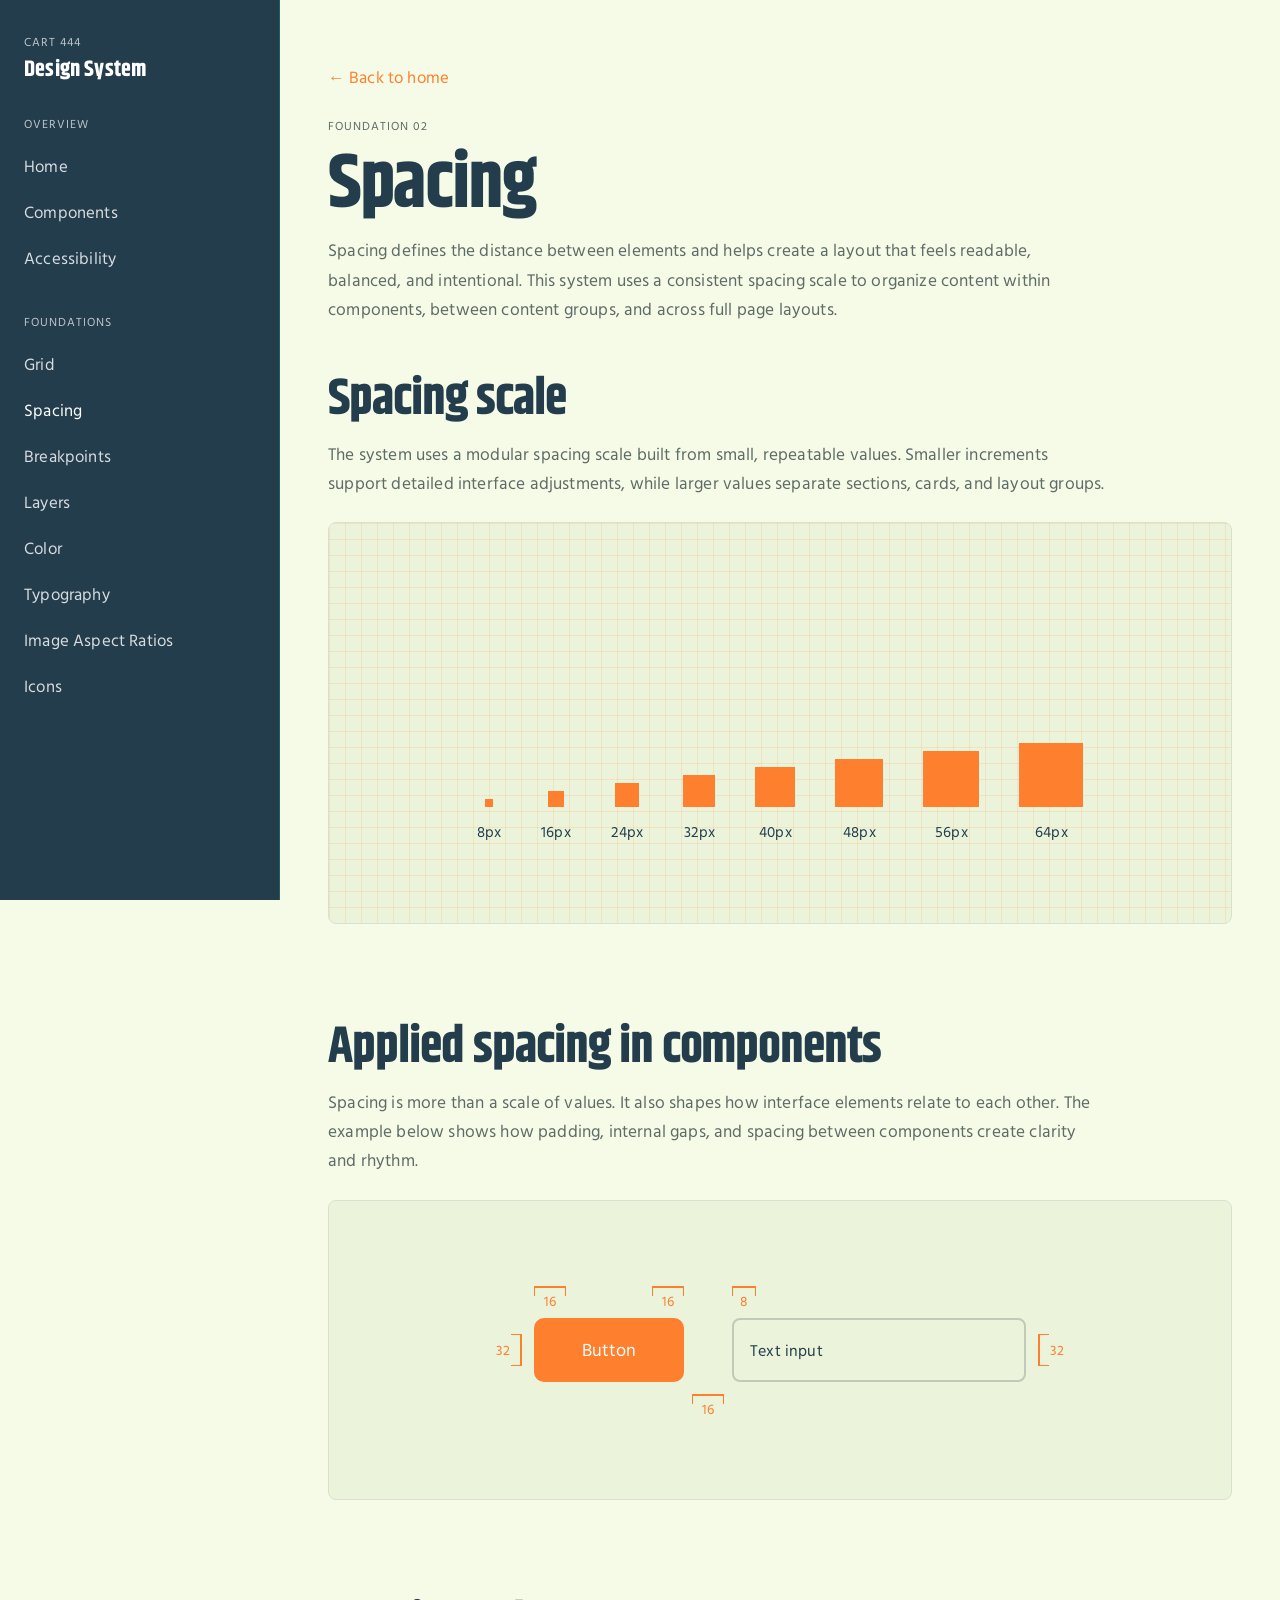
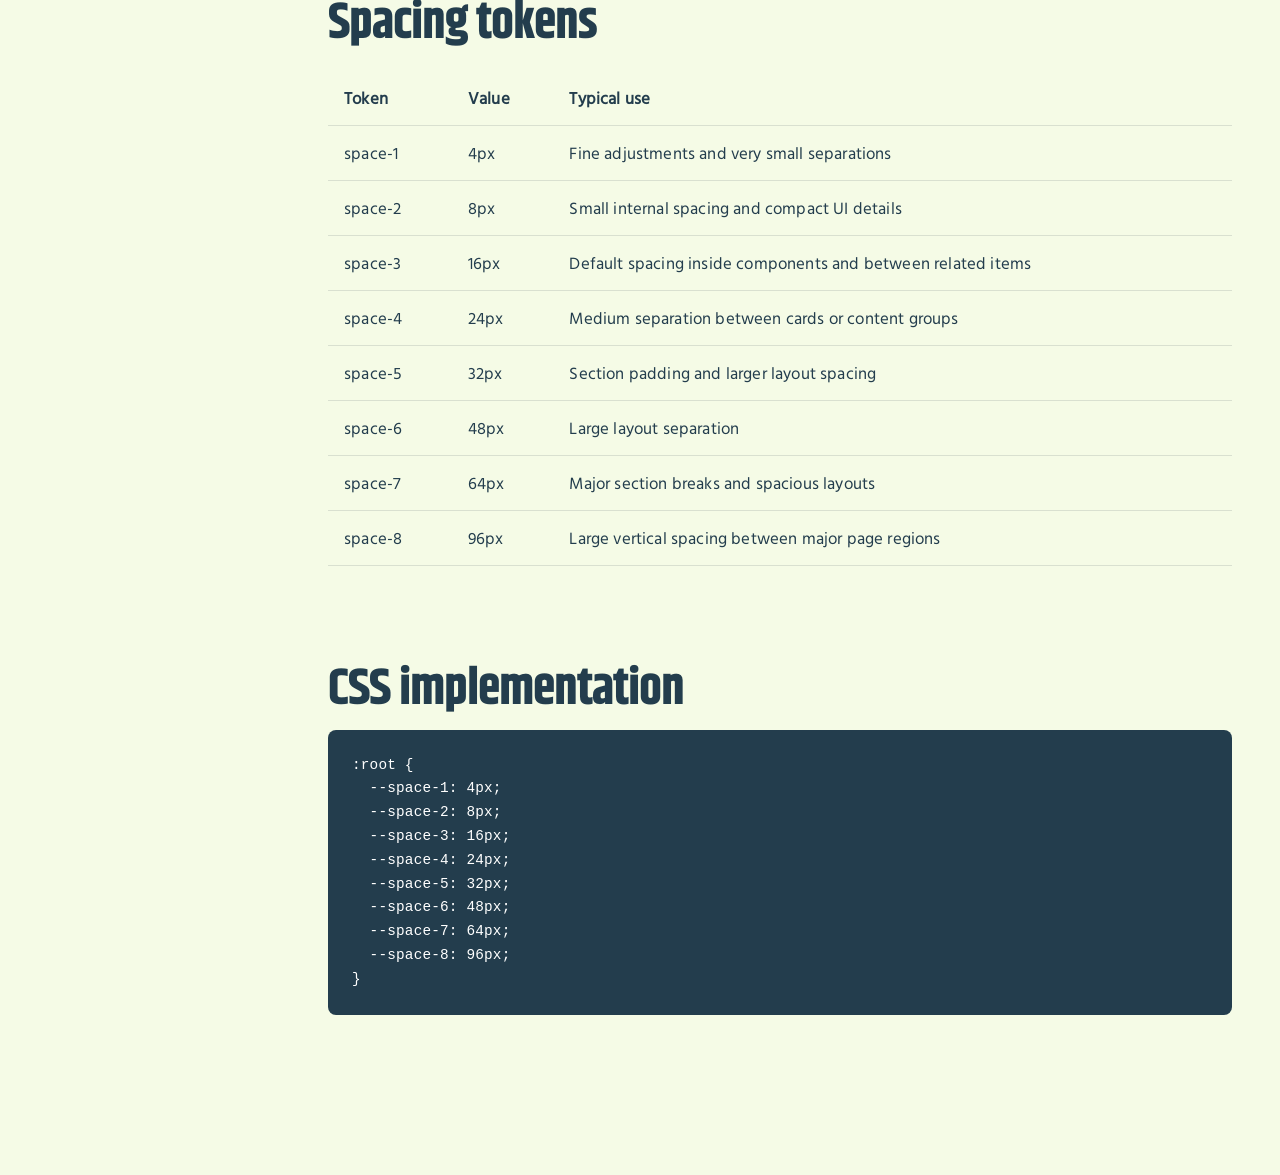
<file: foundations/spacing.html>
<!DOCTYPE html>
<html lang="en">
<head>
  <meta charset="UTF-8" />
  <meta name="viewport" content="width=device-width, initial-scale=1.0" />
  <title>Spacing — Luca Sabelli Design System</title>
  <link rel="stylesheet" href="../css/style.css" />
</head>
<body>
  <div class="site-shell">
    <aside class="sidebar">
      <div class="sidebar-inner">
        <a class="brand" href="../index.html">
          <span class="brand-kicker">CART 444</span>
          <span class="brand-title">Design System</span>
        </a>

        <nav class="nav-group">
          <p class="nav-label">Overview</p>
          <a class="nav-link" href="../index.html">Home</a>
          <a class="nav-link" href="../components.html">Components</a>
          <a class="nav-link" href="../accessibility.html">Accessibility</a>
        </nav>

        <nav class="nav-group">
          <p class="nav-label">Foundations</p>
          <a class="nav-link" href="grid.html">Grid</a>
          <a class="nav-link active" href="spacing.html" aria-current="page">Spacing</a>
          <a class="nav-link" href="breakpoints.html">Breakpoints</a>
          <a class="nav-link" href="layers.html">Layers</a>
          <a class="nav-link" href="colors.html">Color</a>
          <a class="nav-link" href="typography.html">Typography</a>
          <a class="nav-link" href="aspect-ratios.html">Image Aspect Ratios</a>
          <a class="nav-link" href="icons.html">Icons</a>
        </nav>
      </div>
    </aside>

    <main class="main-content">
      <a class="back-link" href="../index.html">← Back to home</a>

      <header class="page-header">
        <p class="eyebrow">Foundation 02</p>
        <h1>Spacing</h1>
        <p class="page-intro">
          Spacing defines the distance between elements and helps create a layout
          that feels readable, balanced, and intentional. This system uses a
          consistent spacing scale to organize content within components, between
          content groups, and across full page layouts.
        </p>
      </header>

      <section class="content-section">
        <h2>Spacing scale</h2>
        <p class="page-intro">
          The system uses a modular spacing scale built from small, repeatable
          values. Smaller increments support detailed interface adjustments, while
          larger values separate sections, cards, and layout groups.
        </p>

        <div class="spacing-scale-board">
          <div class="spacing-grid-bg"></div>

          <div class="spacing-square-group">
            <div class="spacing-square-item">
              <div class="spacing-square size-8"></div>
              <p>8px</p>
            </div>
            <div class="spacing-square-item">
              <div class="spacing-square size-16"></div>
              <p>16px</p>
            </div>
            <div class="spacing-square-item">
              <div class="spacing-square size-24"></div>
              <p>24px</p>
            </div>
            <div class="spacing-square-item">
              <div class="spacing-square size-32"></div>
              <p>32px</p>
            </div>
            <div class="spacing-square-item">
              <div class="spacing-square size-40"></div>
              <p>40px</p>
            </div>
            <div class="spacing-square-item">
              <div class="spacing-square size-48"></div>
              <p>48px</p>
            </div>
            <div class="spacing-square-item">
              <div class="spacing-square size-56"></div>
              <p>56px</p>
            </div>
            <div class="spacing-square-item">
              <div class="spacing-square size-64"></div>
              <p>64px</p>
            </div>
          </div>
        </div>
      </section>

      <section class="content-section">
        <h2>Applied spacing in components</h2>
        <p class="page-intro">
          Spacing is more than a scale of values. It also shapes how interface
          elements relate to each other. The example below shows how padding,
          internal gaps, and spacing between components create clarity and rhythm.
        </p>

        <div class="spacing-application-board">
          <div class="spacing-ui-row">
            <div class="spacing-button-demo">
              <span class="spacing-measure top-left">16</span>
              <span class="spacing-measure top-right">16</span>
              <span class="spacing-measure side-left">32</span>
              <button class="demo-button">Button</button>
            </div>

            <div class="spacing-gap-demo">
              <span class="spacing-measure gap-label">16</span>
            </div>

            <div class="spacing-input-demo">
              <span class="spacing-measure input-top">8</span>
              <span class="spacing-measure input-side">32</span>
              <div class="demo-input">Text input</div>
            </div>
          </div>
        </div>
      </section>

      <section class="content-section">
        <h2>Spacing tokens</h2>
        <table class="table-like">
          <thead>
            <tr>
              <th>Token</th>
              <th>Value</th>
              <th>Typical use</th>
            </tr>
          </thead>
          <tbody>
            <tr>
              <td>space-1</td>
              <td>4px</td>
              <td>Fine adjustments and very small separations</td>
            </tr>
            <tr>
              <td>space-2</td>
              <td>8px</td>
              <td>Small internal spacing and compact UI details</td>
            </tr>
            <tr>
              <td>space-3</td>
              <td>16px</td>
              <td>Default spacing inside components and between related items</td>
            </tr>
            <tr>
              <td>space-4</td>
              <td>24px</td>
              <td>Medium separation between cards or content groups</td>
            </tr>
            <tr>
              <td>space-5</td>
              <td>32px</td>
              <td>Section padding and larger layout spacing</td>
            </tr>
            <tr>
              <td>space-6</td>
              <td>48px</td>
              <td>Large layout separation</td>
            </tr>
            <tr>
              <td>space-7</td>
              <td>64px</td>
              <td>Major section breaks and spacious layouts</td>
            </tr>
            <tr>
              <td>space-8</td>
              <td>96px</td>
              <td>Large vertical spacing between major page regions</td>
            </tr>
          </tbody>
        </table>
      </section>

      <section class="content-section">
        <h2>CSS implementation</h2>
        <pre>:root {
  --space-1: 4px;
  --space-2: 8px;
  --space-3: 16px;
  --space-4: 24px;
  --space-5: 32px;
  --space-6: 48px;
  --space-7: 64px;
  --space-8: 96px;
}</pre>
      </section>
    </main>
  </div>
</body>
</html>
</file>
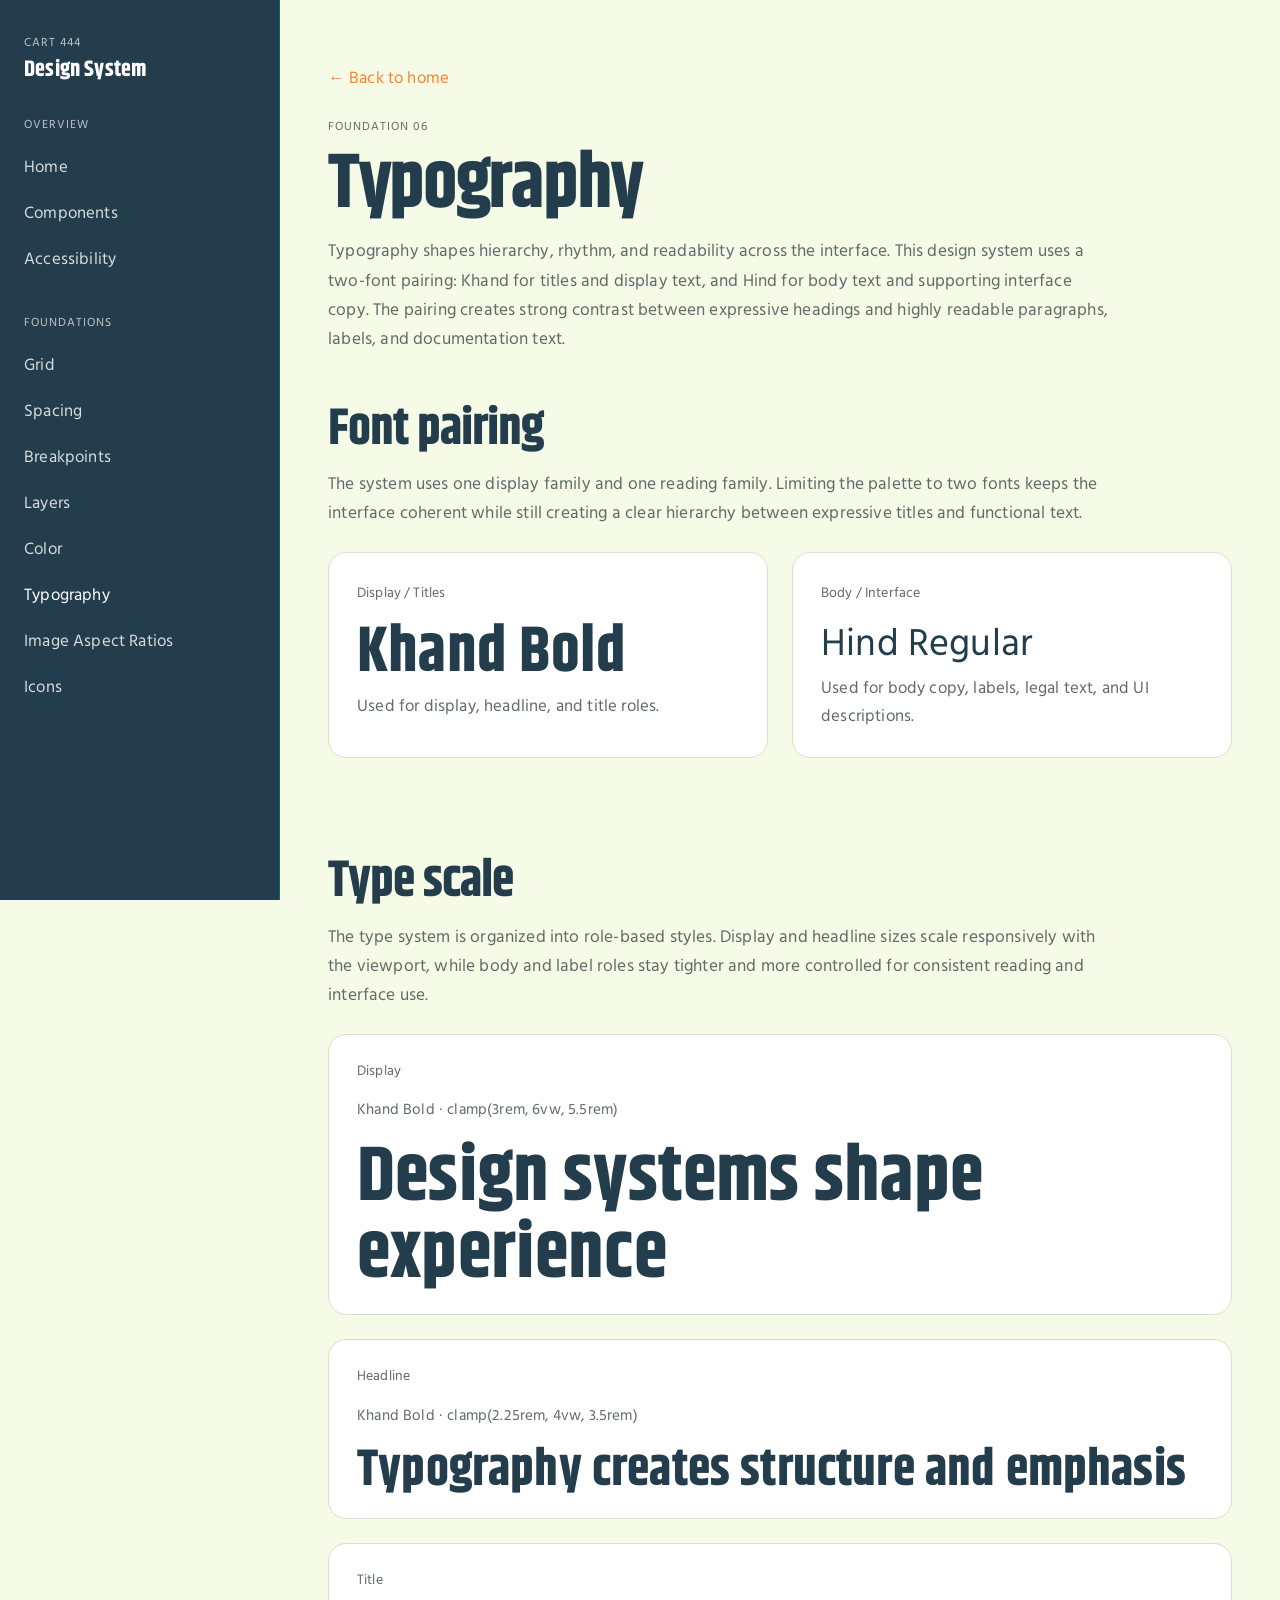
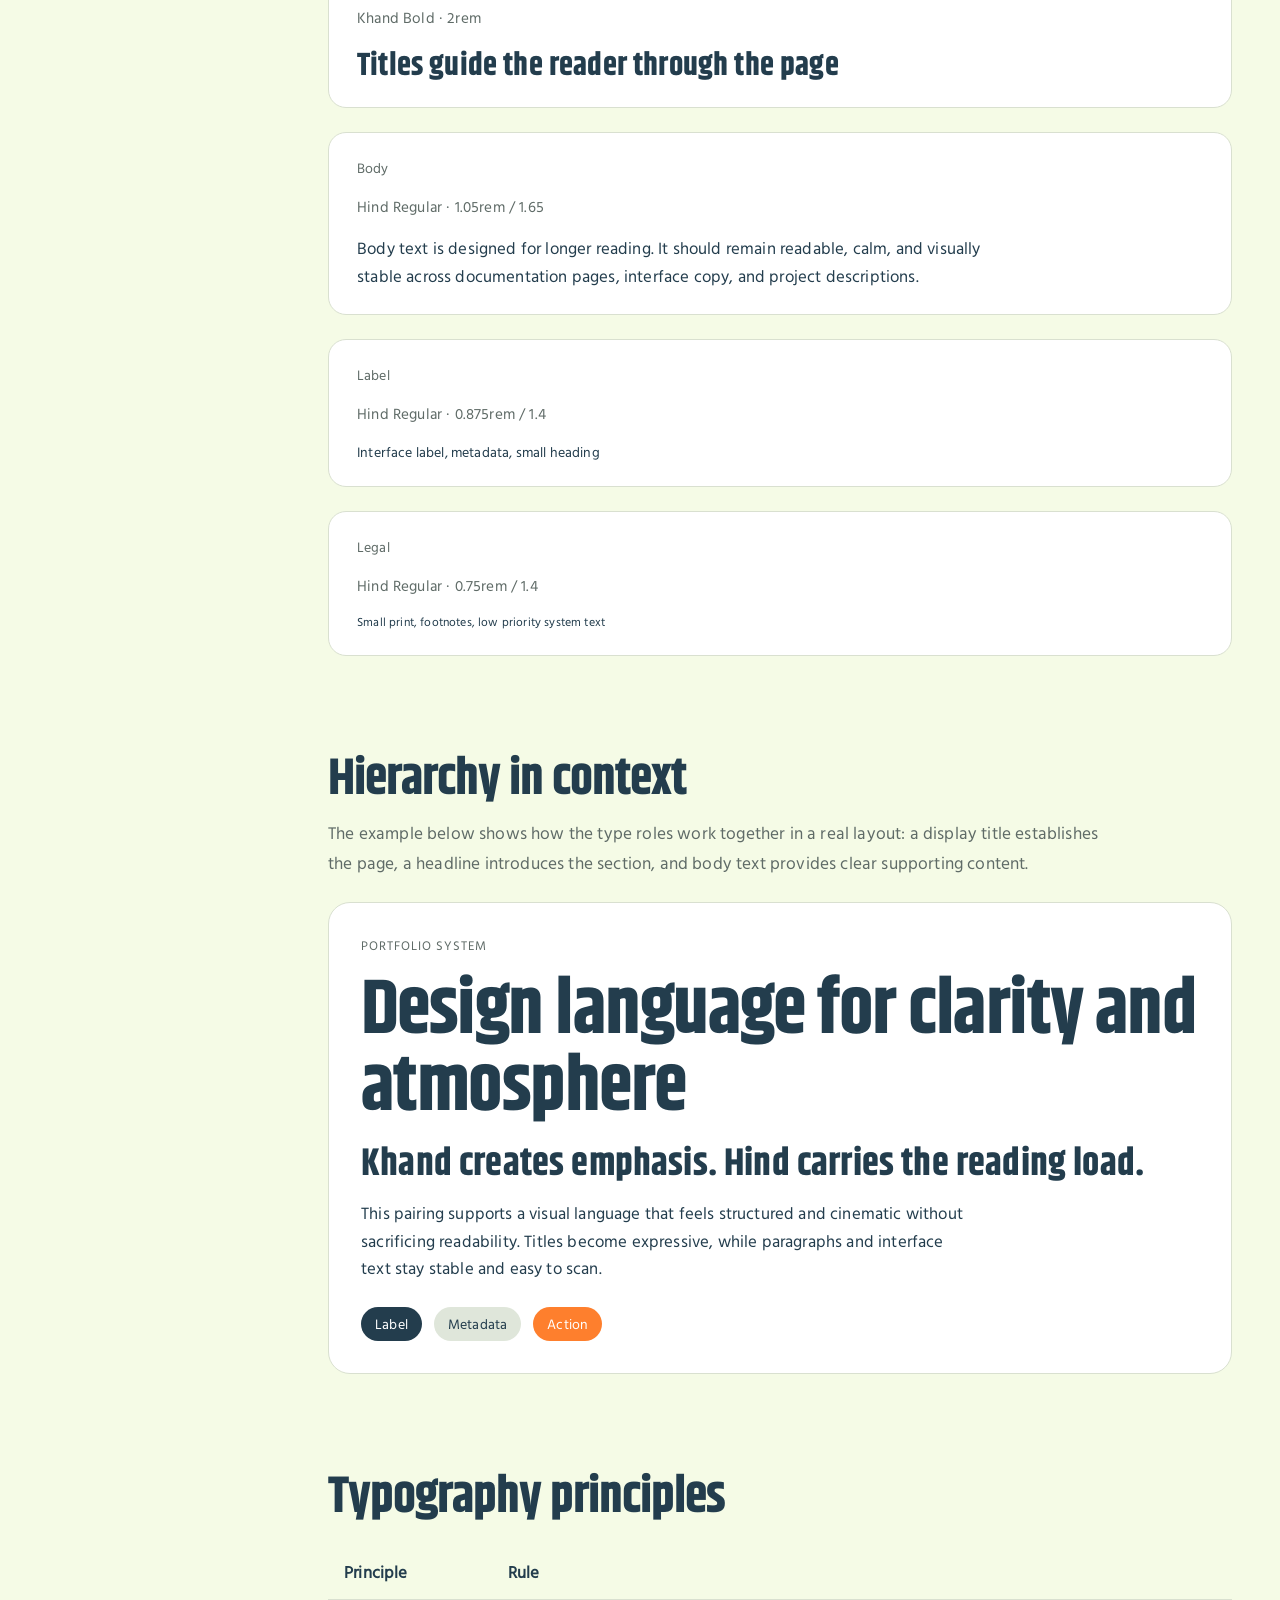
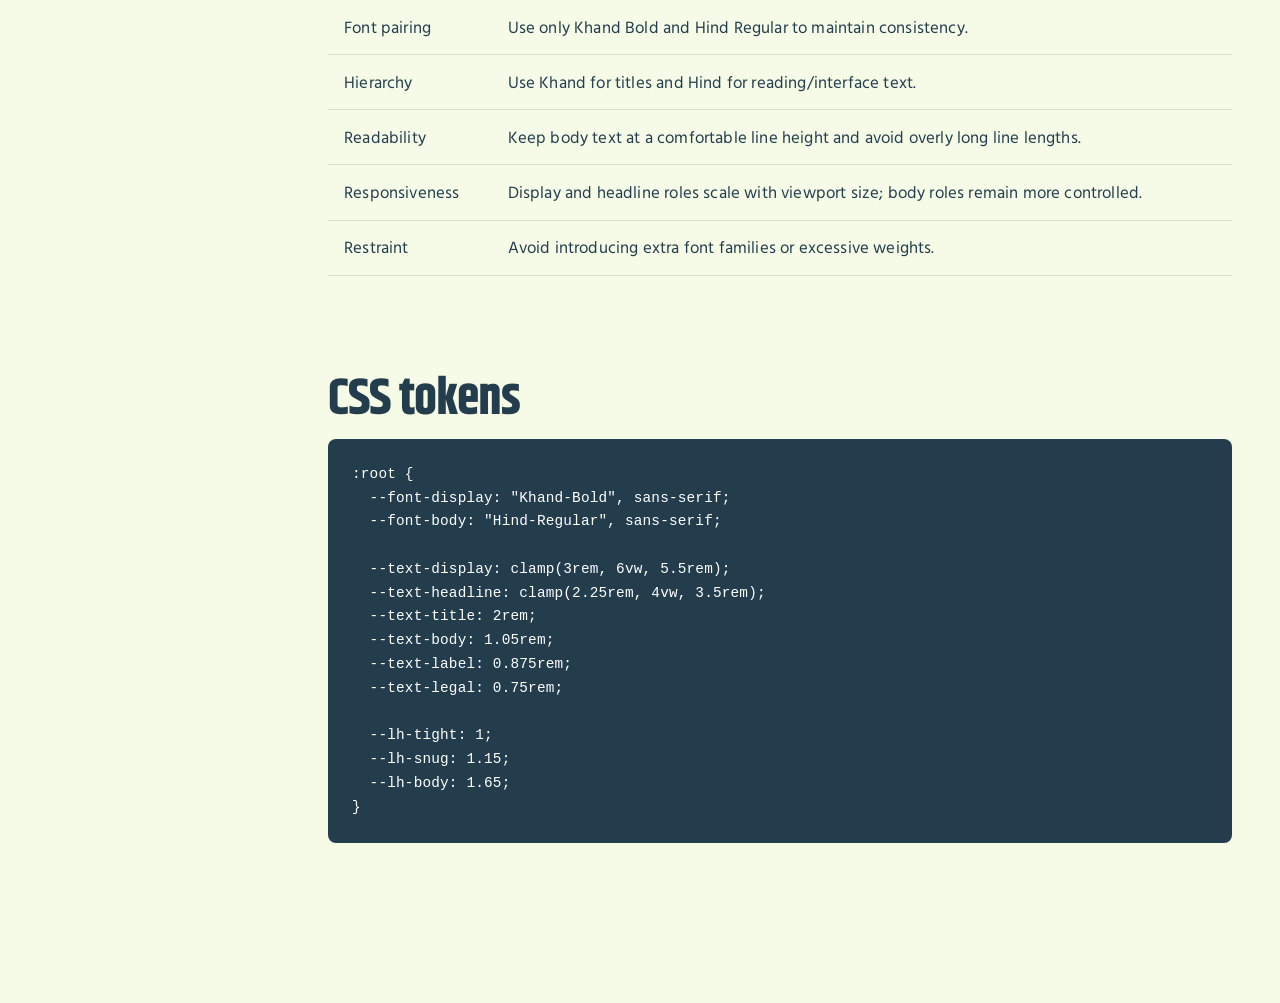
<file: foundations/typography.html>
<!DOCTYPE html>
<html lang="en">
<head>
  <meta charset="UTF-8" />
  <meta name="viewport" content="width=device-width, initial-scale=1.0" />
  <title>Typography — Luca Sabelli Design System</title>
  <link rel="stylesheet" href="../css/style.css" />
</head>
<body>
  <div class="site-shell">
    <aside class="sidebar">
      <div class="sidebar-inner">
        <a class="brand" href="../index.html">
          <span class="brand-kicker">CART 444</span>
          <span class="brand-title">Design System</span>
        </a>

        <nav class="nav-group">
          <p class="nav-label">Overview</p>
          <a class="nav-link" href="../index.html">Home</a>
          <a class="nav-link" href="../components.html">Components</a>
          <a class="nav-link" href="../accessibility.html">Accessibility</a>
        </nav>

        <nav class="nav-group">
          <p class="nav-label">Foundations</p>
          <a class="nav-link" href="grid.html">Grid</a>
          <a class="nav-link" href="spacing.html">Spacing</a>
          <a class="nav-link" href="breakpoints.html">Breakpoints</a>
          <a class="nav-link" href="layers.html">Layers</a>
          <a class="nav-link" href="colors.html">Color</a>
          <a class="nav-link active" href="typography.html" aria-current="page">Typography</a>
          <a class="nav-link" href="aspect-ratios.html">Image Aspect Ratios</a>
          <a class="nav-link" href="icons.html">Icons</a>
        </nav>
      </div>
    </aside>

    <main class="main-content">
      <a class="back-link" href="../index.html">← Back to home</a>

      <header class="page-header">
        <p class="eyebrow">Foundation 06</p>
        <h1>Typography</h1>
        <p class="page-intro">
          Typography shapes hierarchy, rhythm, and readability across the interface.
          This design system uses a two-font pairing: Khand for titles and display
          text, and Hind for body text and supporting interface copy. The pairing
          creates strong contrast between expressive headings and highly readable
          paragraphs, labels, and documentation text.
        </p>
      </header>

      <section class="content-section">
        <h2>Font pairing</h2>
        <p class="page-intro">
          The system uses one display family and one reading family. Limiting the
          palette to two fonts keeps the interface coherent while still creating a
          clear hierarchy between expressive titles and functional text.
        </p>

        <div class="type-pairing-board">
          <article class="type-pair-card">
            <p class="label">Display / Titles</p>
            <h3 class="font-demo-khand">Khand Bold</h3>
            <p class="font-meta">Used for display, headline, and title roles.</p>
          </article>

          <article class="type-pair-card">
            <p class="label">Body / Interface</p>
            <div class="font-demo-hind">Hind Regular</div>
            <p class="font-meta">Used for body copy, labels, legal text, and UI descriptions.</p>
          </article>
        </div>
      </section>

      <section class="content-section">
        <h2>Type scale</h2>
        <p class="page-intro">
          The type system is organized into role-based styles. Display and headline
          sizes scale responsively with the viewport, while body and label roles stay
          tighter and more controlled for consistent reading and interface use.
        </p>

        <div class="type-scale-stack">
          <article class="type-role-card">
            <div class="type-role-meta">
              <p class="label">Display</p>
              <p class="type-spec">Khand Bold · clamp(3rem, 6vw, 5.5rem)</p>
            </div>
            <div class="type-sample-khand type-display-sample">Design systems shape experience</div>
          </article>

          <article class="type-role-card">
            <div class="type-role-meta">
              <p class="label">Headline</p>
              <p class="type-spec">Khand Bold · clamp(2.25rem, 4vw, 3.5rem)</p>
            </div>
            <div class="type-sample-khand type-headline-sample">Typography creates structure and emphasis</div>
          </article>

          <article class="type-role-card">
            <div class="type-role-meta">
              <p class="label">Title</p>
              <p class="type-spec">Khand Bold · 2rem</p>
            </div>
            <div class="type-sample-khand type-title-sample">Titles guide the reader through the page</div>
          </article>

          <article class="type-role-card">
            <div class="type-role-meta">
              <p class="label">Body</p>
              <p class="type-spec">Hind Regular · 1.05rem / 1.65</p>
            </div>
            <div class="type-sample-hind type-body-sample">
              Body text is designed for longer reading. It should remain readable,
              calm, and visually stable across documentation pages, interface copy,
              and project descriptions.
            </div>
          </article>

          <article class="type-role-card">
            <div class="type-role-meta">
              <p class="label">Label</p>
              <p class="type-spec">Hind Regular · 0.875rem / 1.4</p>
            </div>
            <div class="type-sample-hind type-label-sample">
              Interface label, metadata, small heading
            </div>
          </article>

          <article class="type-role-card">
            <div class="type-role-meta">
              <p class="label">Legal</p>
              <p class="type-spec">Hind Regular · 0.75rem / 1.4</p>
            </div>
            <div class="type-sample-hind type-legal-sample">
              Small print, footnotes, low priority system text
            </div>
          </article>
        </div>
      </section>

      <section class="content-section">
        <h2>Hierarchy in context</h2>
        <p class="page-intro">
          The example below shows how the type roles work together in a real layout:
          a display title establishes the page, a headline introduces the section,
          and body text provides clear supporting content.
        </p>

        <div class="type-context-board">
          <p class="context-eyebrow">Portfolio system</p>
          <h2 class="context-display">Design language for clarity and atmosphere</h2>
          <h3 class="context-headline">Khand creates emphasis. Hind carries the reading load.</h3>
          <p class="context-body">
            This pairing supports a visual language that feels structured and
            cinematic without sacrificing readability. Titles become expressive,
            while paragraphs and interface text stay stable and easy to scan.
          </p>

          <div class="context-label-row">
            <span class="context-label-chip">Label</span>
            <span class="context-label-chip muted">Metadata</span>
            <span class="context-label-chip accent">Action</span>
          </div>
        </div>
      </section>

      <section class="content-section">
        <h2>Typography principles</h2>
        <table class="table-like">
          <thead>
            <tr>
              <th>Principle</th>
              <th>Rule</th>
            </tr>
          </thead>
          <tbody>
            <tr>
              <td>Font pairing</td>
              <td>Use only Khand Bold and Hind Regular to maintain consistency.</td>
            </tr>
            <tr>
              <td>Hierarchy</td>
              <td>Use Khand for titles and Hind for reading/interface text.</td>
            </tr>
            <tr>
              <td>Readability</td>
              <td>Keep body text at a comfortable line height and avoid overly long line lengths.</td>
            </tr>
            <tr>
              <td>Responsiveness</td>
              <td>Display and headline roles scale with viewport size; body roles remain more controlled.</td>
            </tr>
            <tr>
              <td>Restraint</td>
              <td>Avoid introducing extra font families or excessive weights.</td>
            </tr>
          </tbody>
        </table>
      </section>

      <section class="content-section">
        <h2>CSS tokens</h2>
        <pre>:root {
  --font-display: "Khand-Bold", sans-serif;
  --font-body: "Hind-Regular", sans-serif;

  --text-display: clamp(3rem, 6vw, 5.5rem);
  --text-headline: clamp(2.25rem, 4vw, 3.5rem);
  --text-title: 2rem;
  --text-body: 1.05rem;
  --text-label: 0.875rem;
  --text-legal: 0.75rem;

  --lh-tight: 1;
  --lh-snug: 1.15;
  --lh-body: 1.65;
}</pre>
      </section>
    </main>
  </div>
</body>
</html>
</file>
<file: css/style.css>
@import url('hind.css');
@import url('khand.css');
:root {
  --color-background: #F5FBE6;
  --color-surface: #FFFFFF;
  --color-primary: #215E61;
  --color-secondary: #233D4D;
  --color-accent: #FE7F2D;
  --color-border: #D9E0D0;
  --color-text: #233D4D;
  --color-text-muted: #5F6B67;
  --color-text-inverse: #FFFFFF;
  --color-primary-soft: #DCEBE8;
  --color-primary-soft-strong: #BFD4D2;
  --color-secondary-soft: #E5ECEF;
  --color-secondary-soft-strong: #C7D4DA;
  --color-accent-soft: #FFF1E7;
  --color-accent-soft-strong: #FFD9C2;
  --color-background-strong: #EEF4DE;
  --color-board-background: #ECF3DB;
  --color-border-strong: #BFCABA;
  --color-primary-strong: #184B4E;
  --color-secondary-strong: #1C3441;
  --color-primary-panel: #C9DEDA;
  --color-primary-panel-strong: #A9C8C3;
  --color-secondary-panel: #D8E3E8;
  --color-secondary-panel-strong: #BCCBD2;
  --color-accent-panel: #FFE8D7;
  --color-surface-overlay: rgba(255, 255, 255, 0.78);
  --color-surface-overlay-strong: rgba(255, 255, 255, 0.94);
  --color-shadow-soft: rgba(35, 61, 77, 0.06);
  --color-shadow: rgba(35, 61, 77, 0.1);
  --color-shadow-strong: rgba(35, 61, 77, 0.16);
  --color-accent-line-strong: rgba(254, 127, 45, 0.92);
  --color-accent-line-soft: rgba(254, 127, 45, 0.4);

  --font-display: "Khand-Bold", sans-serif;
  --font-body: "Hind-Regular", sans-serif;
  --font-mono: ui-monospace, SFMono-Regular, Consolas, monospace;

  --text-display: clamp(3rem, 6vw, 5.5rem);
  --text-headline: clamp(2.25rem, 4vw, 3.5rem);
  --text-title: 2rem;
  --text-body: 1.05rem;
  --text-label: 0.875rem;
  --text-legal: 0.75rem;

  --lh-tight: 1;
  --lh-snug: 1.15;
  --lh-body: 1.65;

  --space-1: 0.25rem;
  --space-2: 0.5rem;
  --space-3: 1rem;
  --space-4: 1.5rem;
  --space-5: 2rem;
  --space-6: 3rem;
  --space-7: 4rem;
  --space-8: 6rem;

  --sidebar-width: 280px;
  --content-max: 1100px;

  --radius-sm: 0.25rem;
  --radius-md: 0.5rem;
  --radius-lg: 1rem;
  --radius-pill: 999px;
  --focus-ring: 0 0 0 3px rgba(33, 94, 97, 0.2);
  --focus-ring-accent: 0 0 0 3px rgba(254, 127, 45, 0.22);
  --shadow-card: 0 10px 28px var(--color-shadow-soft);
  --shadow-interactive: 0 14px 28px var(--color-shadow);
  --shadow-overlay: 0 20px 50px var(--color-shadow-strong);
  --color-success: #2f6b4f;
  --color-success-soft: #e3f1e8;
  --color-warning: #8d5f18;
  --color-warning-soft: #fff1d8;
  --color-danger: #a64632;
  --color-danger-soft: #fde8e3;
  --color-info: #215e61;
  --color-info-soft: #dcebe8;
  --layer-base: 0;
  --layer-content: 10;
  --layer-elevated: 100;
  --layer-overlay: 1000;
}

* {
  box-sizing: border-box;
}

html {
  scroll-behavior: smooth;
}

a:focus-visible,
button:focus-visible,
input:focus-visible,
select:focus-visible,
textarea:focus-visible,
[tabindex]:focus-visible {
  outline: 3px solid var(--color-accent);
  outline-offset: 3px;
}

body {
  margin: 0;
  font-family: var(--font-body);
  font-size: var(--text-body);
  line-height: var(--lh-body);
  letter-spacing: 0.01em;
  color: var(--color-text);
  background: var(--color-background);
  -webkit-font-smoothing: antialiased;
  text-rendering: optimizeLegibility;
}

img {
  max-width: 100%;
  display: block;
}

a {
  color: inherit;
  text-decoration: none;
}

p, ul, ol {
  margin-top: 0;
}

p {
  max-width: 72ch;
}

code, pre {
  font-family: var(--font-mono);
}

pre {
  margin: 0;
  background: var(--color-secondary);
  color: var(--color-text-inverse);
  padding: var(--space-4);
  border-radius: var(--radius-md);
  overflow-x: auto;
  font-size: 0.9rem;
}

.site-shell {
  display: grid;
  grid-template-columns: var(--sidebar-width) 1fr;
  min-height: 100vh;
}

.sidebar {
  background: var(--color-secondary);
  color: var(--color-text-inverse);
  border-right: 1px solid var(--color-primary);
  position: sticky;
  top: 0;
  height: 100vh;
}

.sidebar-inner {
  padding: var(--space-5) var(--space-4);
  display: flex;
  flex-direction: column;
  gap: var(--space-5);
}

.brand {
  display: flex;
  flex-direction: column;
  gap: var(--space-1);
}

.brand-kicker {
  font-size: var(--text-legal);
  letter-spacing: 0.08em;
  text-transform: uppercase;
  color: rgba(255, 255, 255, 0.7);
}

.brand-title {
  font-family: var(--font-display);
  font-size: 1.4rem;
  font-weight: 600;
  line-height: var(--lh-snug);
}

.nav-group {
  display: flex;
  flex-direction: column;
  gap: var(--space-1);
}

.nav-label {
  font-family: var(--font-body);
  margin-bottom: var(--space-2);
  font-size: var(--text-legal);
  letter-spacing: 0.08em;
  text-transform: uppercase;
  color: rgba(255, 255, 255, 0.7);
}

.nav-link {
  font-family: var(--font-body);
  color: rgba(255, 255, 255, 0.82);
  padding: 0.45rem 0;
  transition: color 0.2s ease;
}

.nav-link:hover,
.nav-link.active {
  color: var(--color-text-inverse);
}

.main-content {
  padding: var(--space-7) var(--space-6);
  max-width: calc(var(--content-max) + 2 * var(--space-6));
}

.hero {
  margin-bottom: var(--space-8);
}

.eyebrow {
  font-family: var(--font-body);
  margin-bottom: var(--space-2);
  font-size: var(--text-legal);
  text-transform: uppercase;
  letter-spacing: 0.08em;
  color: var(--color-text-muted);
}

h1, h2, h3, h4 {
  margin-top: 0;
  margin-bottom: var(--space-3);
  font-weight: 500;
}

h1, h2, h3 {
  font-family: var(--font-display);
  line-height: var(--lh-tight);
}

h4 {
  font-family: var(--font-body);
  line-height: var(--lh-snug);
}

h1 {
  font-size: var(--text-display);
  letter-spacing: -0.03em;
}

h2 {
  font-size: var(--text-headline);
  letter-spacing: -0.02em;
}

h3 {
  font-size: var(--text-title);
  line-height: var(--lh-snug);
}

.lead {
  max-width: 760px;
  font-size: clamp(1.2rem, 1.08rem + 0.45vw, 1.45rem);
  line-height: 1.7;
  color: var(--color-text-muted);
}

.content-section {
  margin-bottom: var(--space-8);
}

.section-header {
  margin-bottom: var(--space-5);
}

.content-grid {
  display: grid;
  gap: var(--space-4);
}

.two-col {
  grid-template-columns: repeat(2, minmax(0, 1fr));
}

.card {
  background: var(--color-surface);
  border: 1px solid var(--color-border);
  padding: var(--space-5);
  border-radius: var(--radius-md);
  box-shadow: 0 8px 24px var(--color-shadow-soft);
}

.foundation-list {
  display: grid;
  gap: 1px;
  border: 1px solid var(--color-border);
  background: var(--color-border);
}

.foundation-item {
  display: grid;
  grid-template-columns: 80px 1fr;
  gap: var(--space-4);
  align-items: start;
  background: var(--color-surface);
  padding: var(--space-5);
  transition: background 0.2s ease, transform 0.2s ease;
}

.foundation-item:hover {
  background: var(--color-background-strong);
  transform: translateX(4px);
}

.foundation-number {
  font-size: 0.9rem;
  color: var(--color-text-muted);
  font-family: var(--font-mono);
}

.color-palette-grid {
  display: grid;
  grid-template-columns: repeat(2, minmax(0, 1fr));
  gap: var(--space-4);
  margin-top: var(--space-4);
}

.color-swatch-card {
  background: var(--color-surface);
  border: 1px solid var(--color-border);
  border-radius: 16px;
  overflow: hidden;
}

.color-swatch {
  width: 100%;
}

.color-swatch.large {
  height: 180px;
}

.bg-background {
  background: var(--color-background);
}

.bg-primary {
  background: var(--color-primary);
}

.bg-secondary {
  background: var(--color-secondary);
}

.bg-accent {
  background: var(--color-accent);
}

.color-swatch-body {
  padding: var(--space-4);
}

.color-swatch-body h3 {
  margin-bottom: 8px;
}

.color-swatch-body p:last-child {
  margin-bottom: 0;
  color: var(--color-text-muted);
}

.color-usage-grid {
  display: grid;
  grid-template-columns: repeat(2, minmax(0, 1fr));
  gap: var(--space-4);
  margin-top: var(--space-4);
}

.usage-card {
  border-radius: 18px;
  padding: 28px;
  min-height: 240px;
  display: flex;
  flex-direction: column;
  justify-content: flex-start;
  border: 1px solid var(--color-border);
}

.usage-card h3 {
  margin-bottom: 12px;
}

.usage-card p:last-of-type {
  margin-bottom: 0;
}

.usage-kicker {
  font-size: 0.8rem;
  letter-spacing: 0.08em;
  text-transform: uppercase;
  margin-bottom: 14px;
}

.usage-light {
  background: var(--color-background);
  color: var(--color-secondary);
}

.usage-primary {
  background: var(--color-primary);
  color: var(--color-text-inverse);
  border-color: rgba(255,255,255,0.12);
}

.usage-primary .usage-kicker,
.usage-secondary .usage-kicker {
  color: rgba(255,255,255,0.72);
}

.usage-secondary {
  background: var(--color-secondary);
  color: var(--color-text-inverse);
  border-color: rgba(255,255,255,0.12);
}

.usage-accent {
  background: var(--color-accent-soft);
  color: var(--color-secondary);
}

.usage-button {
  margin-top: 20px;
  align-self: flex-start;
  height: 46px;
  padding: 0 18px;
  border: none;
  border-radius: 999px;
  background: var(--color-accent);
  color: var(--color-text-inverse);
  font: inherit;
  font-weight: 600;
  cursor: pointer;
}

.do-dont-grid {
  display: grid;
  grid-template-columns: repeat(2, minmax(0, 1fr));
  gap: var(--space-4);
  margin-top: var(--space-4);
}

.guideline-card {
  border-radius: 18px;
  padding: 24px;
  border: 1px solid var(--color-border);
}

.guideline-card h3 {
  margin-bottom: 10px;
}

.guideline-card p:last-child {
  margin-bottom: 0;
}

.do-card {
  background: var(--color-surface);
}

.dont-card {
  background: var(--color-accent-soft);
}

@media (max-width: 1024px) {
  .color-palette-grid,
  .color-usage-grid,
  .do-dont-grid {
    grid-template-columns: 1fr;
  }

  .color-swatch.large {
    height: 140px;
  }

  .usage-card {
    min-height: auto;
  }
}

.layers-board {
  position: relative;
  margin-top: var(--space-4);
  min-height: 430px;
  background: var(--color-board-background);
  border: 1px solid var(--color-border);
  border-radius: var(--radius-md);
  padding: 40px 40px 48px;
  overflow: visible;
}

.layer-step {
  position: absolute;
  transition: transform 0.28s ease, opacity 0.28s ease, filter 0.28s ease;
  outline: none;
}

.layer-panel {
  position: relative;
  background: var(--color-surface-overlay-strong);
  border: 1px solid var(--color-border);
  border-radius: 16px;
  padding: 24px 24px 26px;
  box-shadow: 0 16px 30px var(--color-shadow);
  max-width: 100%;
  overflow: visible;
  transition: box-shadow 0.28s ease, border-color 0.28s ease, background-color 0.28s ease;
}

.layer-panel h3 {
  margin-bottom: 8px;
  white-space: nowrap;
}

.layer-panel p {
  margin-bottom: 0;
  color: var(--color-text-muted);
  max-width: 34ch;
}

.layer-label-chip {
  display: inline-flex;
  align-items: center;
  justify-content: center;
  font-family: var(--font-body);
  min-width: 82px;
  height: 34px;
  padding: 0 14px;
  border-radius: 999px;
  background: var(--color-secondary);
  color: var(--color-text-inverse);
  font-size: 0.9rem;
  font-weight: 600;
  margin-bottom: 12px;
  box-shadow: 0 6px 14px var(--color-shadow);
}

.layers-board:hover .layer-step,
.layers-board:focus-within .layer-step {
  opacity: 0.72;
  filter: saturate(0.88);
}

.layer-step:hover,
.layer-step:focus-visible {
  z-index: 20 !important;
  transform: translate3d(0, -18px, 0) scale(1.015);
  opacity: 1 !important;
  filter: none !important;
}

.layer-step:hover .layer-panel,
.layer-step:focus-visible .layer-panel {
  background: var(--color-surface);
  border-color: var(--color-accent);
  box-shadow: 0 24px 48px rgba(254, 127, 45, 0.14), 0 18px 40px var(--color-shadow-strong);
}

.layer-step:hover .layer-label-chip,
.layer-step:focus-visible .layer-label-chip {
  background: var(--color-accent);
}

.layer-base-card {
  left: 36px;
  top: 210px;
  z-index: 1;
}

.layer-base-card .layer-panel {
  width: 430px;
  min-height: 136px;
  background: var(--color-background);
}

.layer-content-card {
  left: 136px;
  top: 142px;
  z-index: 2;
}

.layer-content-card .layer-panel {
  width: 440px;
  min-height: 144px;
  background: var(--color-secondary-panel);
}

.layer-elevated-card {
  left: 300px;
  top: 82px;
  z-index: 3;
}

.layer-elevated-card .layer-panel {
  width: 400px;
  min-height: 140px;
  background: var(--color-surface);
}

.layer-overlay-card {
  left: 470px;
  top: 26px;
  z-index: 4;
}

.layer-overlay-card .layer-panel {
  width: 360px;
  min-height: 132px;
  background: var(--color-accent-panel);
  border-color: var(--color-accent-soft-strong);
}

.layer-application-board {
  position: relative;
  margin-top: var(--space-4);
  min-height: 560px;
  background: var(--color-board-background);
  border: 1px solid var(--color-border);
  border-radius: var(--radius-md);
  overflow: hidden;
}

.app-background-layer {
  position: absolute;
  inset: 0;
  background: linear-gradient(180deg, var(--color-background) 0%, var(--color-primary-panel) 100%);
  z-index: 0;
}

.app-header-layer {
  position: absolute;
  top: 28px;
  left: 28px;
  right: 28px;
  height: 64px;
  background: var(--color-surface-overlay);
  border: 1px solid var(--color-border);
  border-radius: 14px;
  display: flex;
  align-items: center;
  justify-content: flex-end;
  gap: 10px;
  padding: 0 20px;
  z-index: 10;
}

.app-nav-dot {
  width: 12px;
  height: 12px;
  background: var(--color-primary);
  border-radius: 999px;
}

.app-content-strip {
  position: absolute;
  top: 118px;
  left: 58px;
  right: 118px;
  height: 92px;
  background: var(--color-primary-panel);
  border-radius: 14px;
  z-index: 10;
}

.app-card-grid {
  position: absolute;
  top: 248px;
  left: 58px;
  right: 58px;
  display: grid;
  grid-template-columns: repeat(4, 1fr);
  gap: 20px;
  z-index: 100;
}

.app-card {
  min-height: 158px;
  background: rgba(255, 255, 255, 0.9);
  border: 1px solid var(--color-secondary-soft-strong);
  border-radius: 16px;
  box-shadow: 0 14px 28px var(--color-shadow);
}

.app-modal {
  position: absolute;
  top: 150px;
  left: 50%;
  transform: translateX(-50%);
  width: 340px;
  background: rgba(255, 255, 255, 0.96);
  border: 1px solid var(--color-accent-soft-strong);
  border-radius: 18px;
  padding: 24px;
  box-shadow: 0 18px 40px var(--color-shadow-strong);
  z-index: 1000;
}

.modal-kicker {
  font-family: var(--font-body);
  font-size: 0.85rem;
  text-transform: uppercase;
  letter-spacing: 0.08em;
  color: var(--color-primary);
  margin-bottom: 10px;
}

.app-modal h3 {
  margin-bottom: 10px;
}

.app-modal p {
  color: var(--color-text-muted);
  margin-bottom: 18px;
}

.modal-button {
  height: 44px;
  border: none;
  border-radius: 999px;
  padding: 0 18px;
  background: var(--color-accent);
  color: var(--color-text-inverse);
  font: inherit;
  font-weight: 500;
}

.layer-pointer {
  position: absolute;
  z-index: 1010;
  display: flex;
  align-items: center;
  gap: 12px;
}

.pointer-dot {
  font-family: var(--font-body);
  width: 42px;
  height: 42px;
  border-radius: 999px;
  background: var(--color-secondary);
  color: var(--color-text-inverse);
  display: grid;
  place-items: center;
  font-size: 0.95rem;
  font-weight: 600;
  box-shadow: 0 8px 18px var(--color-shadow-strong);
  flex: 0 0 auto;
}

.pointer-line {
  position: relative;
  flex: 0 0 auto;
}

.pointer-base {
  left: 34px;
  bottom: 84px;
  flex-direction: row;
}

.pointer-content {
  left: 148px;
  top: 56px;
  flex-direction: column;
}

.pointer-elevated {
  right: 140px;
  bottom: 36px;
  flex-direction: column-reverse;
}

.pointer-overlay {
  right: 74px;
  top: 66px;
  flex-direction: row-reverse;
}

.pointer-base .pointer-line {
  width: 108px;
  height: 70px;
  border-top: 2px solid var(--color-accent);
  border-right: 2px solid var(--color-accent);
  border-top-right-radius: 18px;
}

.pointer-content .pointer-line {
  width: 86px;
  height: 58px;
  border-top: 2px solid var(--color-accent);
  border-left: 2px solid var(--color-accent);
  border-top-left-radius: 18px;
}

.pointer-elevated .pointer-line {
  width: 92px;
  height: 66px;
  border-bottom: 2px solid var(--color-accent);
  border-left: 2px solid var(--color-accent);
  border-bottom-left-radius: 18px;
}

.pointer-overlay .pointer-line {
  width: 96px;
  height: 96px;
  border-top: 2px solid var(--color-accent);
  border-left: 2px solid var(--color-accent);
  border-top-left-radius: 18px;
}

@media (max-width: 1024px) {
  .layers-board {
    min-height: auto;
    padding: 24px;
    display: flex;
    flex-direction: column;
    gap: 20px;
    overflow: hidden;
  }

  .layer-step {
    position: relative;
    left: auto !important;
    top: auto !important;
    transform: none !important;
    opacity: 1 !important;
    filter: none !important;
  }

  .layer-panel {
    width: 100% !important;
    max-width: none;
    min-height: auto !important;
  }

  .layers-board:hover .layer-step,
  .layers-board:focus-within .layer-step {
    opacity: 1;
    filter: none;
  }

  .layer-application-board {
    min-height: 640px;
  }

  .app-card-grid {
    grid-template-columns: repeat(2, 1fr);
  }

  .app-modal {
    width: calc(100% - 48px);
  }

  .pointer-base,
  .pointer-content,
  .pointer-elevated,
  .pointer-overlay {
    display: none;
  }
}

.breakpoints-board {
  position: relative;
  margin-top: var(--space-4);
  background: var(--color-board-background);
  border: 1px solid var(--color-border);
  border-radius: var(--radius-md);
  padding: 56px 24px 56px;
  overflow: hidden;
}

.breakpoints-ruler {
  position: relative;
  height: 90px;
  margin-bottom: 12px;
}

.bp-marker {
  position: absolute;
  top: 0;
  bottom: 0;
  width: 1px;
  background: var(--color-accent-line-strong);
}

.bp-marker::after {
  content: "";
  position: absolute;
  bottom: 0;
  left: 0;
  width: 1px;
  height: calc(100% + 360px);
  background: var(--color-accent-line-soft);
}

.bp-tag {
  position: absolute;
  font-family: var(--font-body);
  top: 0;
  left: 50%;
  transform: translateX(-50%);
  background: var(--color-accent);
  color: var(--color-text-inverse);
  font-size: 0.95rem;
  font-weight: 500;
  padding: 8px 12px;
  line-height: 1;
}

.bp-0 { left: 0%; }
.bp-600 { left: 31.25%; }
.bp-1024 { left: 53.33%; }
.bp-1440 { left: 75%; }
.bp-1920 { left: 100%; }

.breakpoint-band {
  display: grid;
  grid-template-columns: 31.25% 22.08% 21.67% 25%;
  margin-top: 8px;
  min-height: 78px;
}

.bp-segment {
  display: flex;
  align-items: center;
  font-family: var(--font-body);
  padding: 0 16px;
  font-size: 1rem;
  color: white;
  font-weight: 500;
}

.bp-mobile { background: var(--color-secondary-strong); }
.bp-tablet { background: var(--color-primary-strong); }
.bp-desktop { background: var(--color-primary); }
.bp-large { background: var(--color-secondary); }

.breakpoint-columns-row {
  position: relative;
  height: 82px;
  margin-top: 26px;
}

.bp-columns-pill {
  position: absolute;
  display: inline-flex;
  align-items: center;
  font-family: var(--font-body);
  height: 40px;
  padding: 0 26px;
  background: var(--color-secondary);
  color: var(--color-text-inverse);
  font-size: 1rem;
  font-weight: 500;
  clip-path: polygon(0 50%, 10px 0, calc(100% - 10px) 0, 100% 50%, calc(100% - 10px) 100%, 10px 100%);
}

.mobile-pill {
  left: 11%;
  top: 8px;
}

.tablet-pill {
  left: 37%;
  top: 8px;
}

.desktop-pill {
  left: 52%;
  top: 8px;
}

.breakpoint-canvas-group {
  position: relative;
  margin-top: 42px;
}

.canvas-label {
  font-family: var(--font-body);
  margin-bottom: 10px;
  font-size: 0.95rem;
  color: var(--color-text);
}

.canvas-bar {
  display: flex;
  align-items: center;
  background: var(--color-primary-panel);
  color: var(--color-text);
  min-height: 120px;
  padding: 0 16px;
  position: relative;
}

.canvas-bar span {
  display: block;
  width: 100%;
  text-align: center;
  font-size: 1.05rem;
  font-weight: 500;
}

.canvas-bar::before,
.canvas-bar::after {
  content: "";
  position: absolute;
  top: 0;
  bottom: 0;
  width: 28px;
  background: rgba(255, 255, 255, 0.36);
}

.canvas-bar::before {
  left: 0;
}

.canvas-bar::after {
  right: 0;
}

.canvas-max {
  width: 72%;
}

.canvas-min {
  width: 19%;
  min-height: 116px;
}

@media (max-width: 1024px) {
  .breakpoints-board {
    padding: 40px 16px 40px;
  }

  .breakpoint-band {
    grid-template-columns: 1fr;
  }

  .bp-segment {
    min-height: 60px;
    border-bottom: 1px solid rgba(255,255,255,0.1);
  }

  .breakpoint-columns-row {
    height: auto;
    display: flex;
    flex-direction: column;
    gap: 12px;
  }

  .bp-columns-pill {
    position: relative;
    left: auto !important;
    top: auto !important;
    width: fit-content;
  }

  .canvas-max {
    width: 100%;
  }

  .canvas-min {
    width: 50%;
  }

  .bp-1920 {
    display: none;
  }
}

.spacing-scale-board {
  position: relative;
  margin-top: var(--space-4);
  background: var(--color-board-background);
  border: 1px solid var(--color-border);
  border-radius: var(--radius-md);
  padding: 56px 48px 64px;
  overflow: hidden;
}

.spacing-grid-bg {
  position: absolute;
  inset: 0;
  background-image:
    linear-gradient(to right, rgba(254, 127, 45, 0.14) 1px, transparent 1px),
    linear-gradient(to bottom, rgba(254, 127, 45, 0.14) 1px, transparent 1px);
  background-size: 16px 16px;
  pointer-events: none;
}

.spacing-square-group {
  position: relative;
  z-index: 2;
  display: flex;
  align-items: end;
  justify-content: center;
  gap: 40px;
  min-height: 280px;
}

.spacing-square-item {
  display: flex;
  flex-direction: column;
  align-items: center;
  justify-content: end;
  gap: 12px;
  font-size: 0.95rem;
  color: var(--color-text);
}

.spacing-square {
  background: var(--color-accent);
  flex-shrink: 0;
}

.size-8 { width: 8px; height: 8px; }
.size-16 { width: 16px; height: 16px; }
.size-24 { width: 24px; height: 24px; }
.size-32 { width: 32px; height: 32px; }
.size-40 { width: 40px; height: 40px; }
.size-48 { width: 48px; height: 48px; }
.size-56 { width: 56px; height: 56px; }
.size-64 { width: 64px; height: 64px; }

.spacing-application-board {
  display: flex;
  justify-content: center;
  margin-top: var(--space-4);
  background: var(--color-board-background);
  border: 1px solid var(--color-border);
  border-radius: var(--radius-md);
  padding: 64px 40px;
}

.spacing-ui-row {
  display: flex;
  align-items: center;
  justify-content: center;
  gap: 16px;
  position: relative;
  min-height: 170px;
}

.spacing-button-demo,
.spacing-input-demo,
.spacing-gap-demo {
  position: relative;
}

.demo-button {
  border: none;
  background: var(--color-accent);
  color: var(--color-text-inverse);
  font: inherit;
  font-size: 1.125rem;
  border-radius: 10px;
  height: 64px;
  padding: 0 32px;
  min-width: 150px;
}

.demo-input {
  width: 294px;
  height: 64px;
  border: 2px solid var(--color-border-strong);
  border-radius: 8px;
  background: transparent;
  display: flex;
  align-items: center;
  padding: 0 16px;
  color: var(--color-text);
  font-size: 1rem;
}

.spacing-gap-demo {
  width: 16px;
  height: 64px;
}

.spacing-measure {
  position: absolute;
  font-family: var(--font-body);
  color: var(--color-accent);
  font-size: 14px;
  font-weight: 500;
  line-height: 1;
}

.top-left,
.top-right,
.input-top,
.gap-label {
  border-top: 2px solid var(--color-accent);
  padding-top: 6px;
  text-align: center;
}

.top-left::before,
.top-left::after,
.top-right::before,
.top-right::after,
.input-top::before,
.input-top::after,
.gap-label::before,
.gap-label::after {
  content: "";
  position: absolute;
  top: -2px;
  width: 1px;
  height: 10px;
  background: var(--color-accent);
}

.side-left,
.input-side {
  display: flex;
  align-items: center;
  justify-content: center;
}

.side-left::before,
.side-left::after,
.input-side::before,
.input-side::after {
  content: "";
  position: absolute;
  width: 10px;
  height: 1px;
  background: var(--color-accent);
}

.top-left {
  top: -32px;
  left: 0;
  width: 32px;
}

.top-left::before {
  left: 0;
}

.top-left::after {
  right: 0;
}

.top-right {
  top: -32px;
  right: 0;
  width: 32px;
}

.top-right::before {
  left: 0;
}

.top-right::after {
  right: 0;
}

.gap-label {
  left: 50%;
  bottom: -34px;
  transform: translateX(-50%);
  width: 32px;
}

.gap-label::before {
  left: 0;
}

.gap-label::after {
  right: 0;
}

.input-top {
  top: -32px;
  left: 0;
  width: 24px;
}

.input-top::before {
  left: 0;
}

.input-top::after {
  right: 0;
}

.side-left {
  left: -38px;
  top: 50%;
  transform: translateY(-50%);
  height: 32px;
  padding-right: 10px;
  border-right: 2px solid var(--color-accent);
}

.side-left::before {
  top: 0;
  right: -1px;
}

.side-left::after {
  bottom: 0;
  right: -1px;
}

.input-side {
  right: -38px;
  top: 50%;
  transform: translateY(-50%);
  height: 32px;
  padding-left: 10px;
  border-left: 2px solid var(--color-accent);
}

.input-side::before {
  top: 0;
  left: -1px;
}

.input-side::after {
  bottom: 0;
  left: -1px;
}

@media (max-width: 1024px) {
  .spacing-application-board {
    padding: 32px 24px;
  }

  .spacing-ui-row {
    flex-direction: column;
    align-items: center;
    gap: 40px;
    min-height: auto;
  }

  .spacing-gap-demo {
    display: none;
  }

  .demo-input {
    width: min(100%, 294px);
  }

  .side-left {
    left: -34px;
  }

  .input-side {
    right: -34px;
  }
}

.page-header {
  margin-bottom: var(--space-6);
}

.page-intro {
  max-width: 780px;
  font-size: 1.08rem;
  line-height: 1.7;
  color: var(--color-text-muted);
}

.token-grid {
  display: grid;
  grid-template-columns: repeat(2, minmax(0, 1fr));
  gap: var(--space-4);
  margin-top: var(--space-4);
}

.token-card {
  background: var(--color-surface);
  border: 1px solid var(--color-border);
  border-radius: var(--radius-md);
  overflow: hidden;
}

.token-card-body {
  padding: var(--space-5);
}

.label {
  font-family: var(--font-body);
  font-size: var(--text-label);
  color: var(--color-text-muted);
  letter-spacing: 0.01em;
}

.swatch {
  height: 120px;
  border-bottom: 1px solid var(--color-border);
}

.swatch-primary { background: var(--color-text); }
.swatch-background { background: var(--color-background); }
.swatch-surface { background: var(--color-surface); }
.swatch-accent { background: var(--color-accent); }
.swatch-muted { background: var(--color-text-muted); }

.type-pairing-board {
  display: grid;
  grid-template-columns: repeat(2, minmax(0, 1fr));
  gap: var(--space-4);
  margin-top: var(--space-4);
}

.type-pair-card {
  background: var(--color-surface);
  border: 1px solid var(--color-border);
  border-radius: 18px;
  padding: 28px;
}

.font-demo-khand {
  font-family: var(--font-display);
  font-size: clamp(2.5rem, 5vw, 4.25rem);
  line-height: var(--lh-tight);
  margin-bottom: 10px;
}

.font-demo-hind {
  font-family: var(--font-body);
  font-size: clamp(1.75rem, 3vw, 2.5rem);
  line-height: 1.2;
  margin-bottom: 10px;
  color: var(--color-text);
}

.font-meta {
  font-family: var(--font-body);
  color: var(--color-text-muted);
  margin-bottom: 0;
}

.type-scale-stack {
  display: grid;
  gap: var(--space-4);
  margin-top: var(--space-4);
}

.type-role-card {
  background: var(--color-surface);
  border: 1px solid var(--color-border);
  border-radius: 18px;
  padding: 24px 28px;
}

.type-role-meta {
  margin-bottom: 16px;
}

.type-spec {
  margin: 0;
  font-family: var(--font-body);
  color: var(--color-text-muted);
  font-size: 0.95rem;
}

.type-sample-khand {
  font-family: var(--font-display);
  color: var(--color-text);
}

.type-sample-hind {
  font-family: var(--font-body);
  color: var(--color-text);
}

.type-display-sample {
  font-size: var(--text-display);
  line-height: var(--lh-tight);
}

.type-headline-sample {
  font-size: var(--text-headline);
  line-height: var(--lh-tight);
}

.type-title-sample {
  font-size: var(--text-title);
  line-height: var(--lh-snug);
}

.type-body-sample {
  font-size: var(--text-body);
  line-height: var(--lh-body);
  max-width: 72ch;
}

.type-label-sample {
  font-size: var(--text-label);
  line-height: 1.4;
}

.type-legal-sample {
  font-size: var(--text-legal);
  line-height: 1.4;
}

.type-context-board {
  background: var(--color-surface);
  border: 1px solid var(--color-border);
  border-radius: 22px;
  padding: 32px;
  margin-top: var(--space-4);
}

.context-eyebrow {
  font-family: var(--font-body);
  font-size: 0.8rem;
  text-transform: uppercase;
  letter-spacing: 0.08em;
  color: var(--color-text-muted);
  margin-bottom: 14px;
}

.context-display {
  font-family: var(--font-display);
  font-size: clamp(2.8rem, 6vw, 4.8rem);
  line-height: var(--lh-tight);
  margin-bottom: 16px;
}

.context-headline {
  font-family: var(--font-display);
  font-size: clamp(1.6rem, 3vw, 2.4rem);
  line-height: var(--lh-snug);
  margin-bottom: 16px;
}

.context-body {
  font-family: var(--font-body);
  max-width: 68ch;
  color: var(--color-text);
  margin-bottom: 24px;
}

.context-label-row {
  display: flex;
  gap: 12px;
  flex-wrap: wrap;
}

.context-label-chip {
  display: inline-flex;
  align-items: center;
  justify-content: center;
  font-family: var(--font-body);
  min-height: 34px;
  padding: 0 14px;
  border-radius: 999px;
  background: var(--color-secondary);
  color: #ffffff;
  font-size: var(--text-label);
  line-height: 1;
}

.context-label-chip.muted {
  background: #dfe6da;
  color: var(--color-text);
}

.context-label-chip.accent {
  background: var(--color-accent);
  color: #ffffff;
}

@media (max-width: 1024px) {
  .type-pairing-board {
    grid-template-columns: 1fr;
  }

  .type-context-board {
    padding: 24px;
  }
}

.demo-grid {
  display: grid;
  grid-template-columns: repeat(12, 1fr);
  gap: 24px;
  margin-top: var(--space-4);
}

.demo-col {
  min-height: 140px;
  background: linear-gradient(180deg, var(--color-primary-panel) 0%, var(--color-surface) 100%);
  border: 1px solid var(--color-border);
}

.grid-figure {
  position: relative;
  margin-top: var(--space-5);
  padding-top: 80px;
  padding-right: 90px;
}

.grid-stage {
  position: relative;
  display: grid;
  grid-template-columns: 48px 1fr 48px;
  background: var(--color-secondary-panel-strong);
  border-radius: 6px;
  box-shadow: 0 20px 40px var(--color-shadow);
  overflow: hidden;
  min-height: 540px;
}

.grid-margin {
  background: var(--color-accent-soft-strong);
}

.grid-content-area {
  background: var(--color-secondary-panel);
  position: relative;
}

.grid-overlay {
  position: relative;
  width: 100%;
  height: 100%;
  padding: 0;
  overflow: hidden;
}

.grid-columns {
  position: absolute;
  inset: 0;
  display: grid;
  grid-template-columns: repeat(12, 1fr);
  column-gap: 0;
  z-index: 1;
}

.grid-column {
  position: relative;
  background: rgba(33, 94, 97, 0.18);
  border-left: 10px solid rgba(33, 94, 97, 0.28);
}

.grid-column:first-child {
  border-left: none;
}

.grid-column:last-child {
  border-right: 10px solid rgba(33, 94, 97, 0.28);
}

.grid-ui {
  position: absolute;
  left: 0;
  right: 0;
  z-index: 3;
}

.chrome-bar {
  top: 0;
  height: 88px;
  background: rgba(35, 61, 77, 0.14);
  border-bottom: 1px solid rgba(35, 61, 77, 0.18);
}

.header-band {
  top: 88px;
  height: 118px;
  background: rgba(33, 94, 97, 0.14);
  border-bottom: 1px solid rgba(35, 61, 77, 0.16);
}

.grid-card-row {
  position: absolute;
  top: 205px;
  left: 0;
  right: 0;
  z-index: 4;
  display: grid;
  grid-template-columns: repeat(4, 1fr);
  gap: 36px;
  padding: 0 48px;
}

.grid-card-row.second-row {
  top: 455px;
}

.grid-card {
  height: 210px;
  background: rgba(255, 255, 255, 0.85);
  border: 1px solid var(--color-secondary-soft-strong);
  border-radius: 10px;
  box-shadow: 0 8px 18px var(--color-shadow);
}

.grid-callout {
  position: absolute;
  z-index: 10;
  display: flex;
  flex-direction: column;
  align-items: center;
}

.callout-dot {
  font-family: var(--font-body);
  width: 54px;
  height: 54px;
  border-radius: 999px;
  background: var(--color-secondary);
  color: var(--color-text-inverse);
  display: grid;
  place-items: center;
  font-size: 1.25rem;
  font-weight: 600;
  box-shadow: 0 6px 14px var(--color-shadow-strong);
}

.callout-line {
  width: 2px;
  height: 58px;
  background: var(--color-accent);
}

.callout-line.horizontal {
  width: 96px;
  height: 2px;
  background: var(--color-accent);
}

.callout-1 {
  top: 0;
  left: 5px;
}

.callout-2 {
  top: 0;
  left: 71.6%;
}

.callout-3 {
  top: 235px;
  right: 92px;
  flex-direction: row;
  align-items: center;
}

@media (max-width: 1024px) {
  .grid-figure {
    padding-top: 56px;
    padding-right: 0;
  }

  .grid-stage {
    min-height: 420px;
    grid-template-columns: 28px 1fr 28px;
  }

  .grid-card-row {
    gap: 18px;
    padding: 0 24px;
    top: 180px;
  }

  .grid-card-row.second-row {
    top: 360px;
  }

  .grid-card {
    height: 140px;
  }

  .callout-dot {
    width: 42px;
    height: 42px;
    font-size: 1rem;
  }

  .callout-line {
    height: 42px;
  }

  .callout-1 {
    left: 20px;
  }

  .callout-3 {
    display: none;
  }
}

.table-like {
  width: 100%;
  border-collapse: collapse;
  margin-top: var(--space-4);
}

.table-like th,
.table-like td {
  font-family: var(--font-body);
  text-align: left;
  padding: 0.85rem 1rem;
  border-bottom: 1px solid var(--color-border);
  vertical-align: top;
  line-height: 1.6;
}

.table-like th {
  font-weight: 600;
}

button,
input,
textarea,
select {
  font-family: var(--font-body);
}

.back-link {
  display: inline-block;
  margin-bottom: var(--space-4);
  color: var(--color-accent);
}

.back-link:hover {
  color: var(--color-primary);
}

@media (max-width: 1024px) {
  .site-shell {
    grid-template-columns: 1fr;
  }

  .sidebar {
    position: relative;
    height: auto;
  }

  .main-content {
    padding: var(--space-5) var(--space-4);
  }

  .two-col,
  .token-grid {
    grid-template-columns: 1fr;
  }
}

/* Aspect Ratio Page */

.ratio-grid {
  display: grid;
  grid-template-columns: repeat(2, minmax(0, 1fr));
  gap: var(--space-4);
  margin-top: var(--space-4);
}

.ratio-card {
  background: var(--color-surface);
  border: 1px solid var(--color-border);
  border-radius: 18px;
  padding: var(--space-4);
}

.ratio-card-wide {
  grid-column: 1 / -1;
}

.ratio-box {
  width: 100%;
  margin-bottom: var(--space-3);
}

.ratio-16-9 { aspect-ratio: 16 / 9; }
.ratio-4-3 { aspect-ratio: 4 / 3; }
.ratio-3-2 { aspect-ratio: 3 / 2; }
.ratio-1-1 { aspect-ratio: 1 / 1; }
.ratio-2-1 { aspect-ratio: 2 / 1; }

.ratio-placeholder {
  width: 100%;
  height: 100%;
  border-radius: 12px;
  display: flex;
  flex-direction: column;
  justify-content: flex-end;
  padding: 18px;
  color: var(--color-text-inverse);
  position: relative;
  overflow: hidden;
}

.ratio-placeholder::before {
  content: "";
  position: absolute;
  inset: 0;
  background-image:
    linear-gradient(to right, rgba(255, 255, 255, 0.08) 1px, transparent 1px),
    linear-gradient(to bottom, rgba(255, 255, 255, 0.08) 1px, transparent 1px);
  background-size: 24px 24px;
  pointer-events: none;
}

.ratio-placeholder span {
  font-family: var(--font-display);
  font-size: 1.8rem;
  margin-bottom: 6px;
}

.ratio-placeholder small {
  font-family: var(--font-body);
  font-size: 0.9rem;
}

.ratio-video {
  background: linear-gradient(180deg, var(--color-primary), var(--color-secondary));
}

.ratio-doc {
  background: linear-gradient(180deg, var(--color-primary-strong), var(--color-primary));
}

.ratio-photo {
  background: linear-gradient(180deg, var(--color-secondary), var(--color-secondary-strong));
}

.ratio-thumb {
  background: linear-gradient(180deg, var(--color-accent), #d96b22);
}

.ratio-banner {
  background: linear-gradient(180deg, var(--color-primary-strong), var(--color-secondary));
}

.ratio-label {
  font-family: var(--font-display);
  font-size: 1.4rem;
  margin-bottom: 4px;
}

.ratio-meta {
  color: var(--color-text-muted);
  margin-bottom: 0;
}

@media (max-width: 1024px) {
  .ratio-grid {
    grid-template-columns: 1fr;
  }

  .ratio-card-wide {
    grid-column: auto;
  }
}

/* Icons Page */

.icon-style-board {
  display: grid;
  grid-template-columns: repeat(3, minmax(0, 1fr));
  gap: var(--space-4);
  margin-top: var(--space-4);
}

.icon-style-card,
.icon-library-card,
.icon-usage-card {
  background: var(--color-surface);
  border: 1px solid var(--color-border);
  border-radius: 18px;
}

.icon-style-card {
  padding: 24px;
  text-align: center;
}

.icon-style-preview {
  min-height: 120px;
  display: grid;
  place-items: center;
  margin-bottom: 12px;
  background: var(--color-background);
  border-radius: 12px;
}

.icon-style-label {
  margin-bottom: 0;
  color: var(--color-text);
}

.system-icon {
  width: 24px;
  height: 24px;
  stroke: currentColor;
  stroke-width: 2;
  stroke-linecap: round;
  stroke-linejoin: round;
  fill: none;
  color: var(--color-text);
  flex-shrink: 0;
}

.icon-small {
  width: 16px;
  height: 16px;
}

.icon-large {
  width: 32px;
  height: 32px;
}

.icon-library-grid {
  display: grid;
  grid-template-columns: repeat(4, minmax(0, 1fr));
  gap: var(--space-4);
  margin-top: var(--space-4);
}

.icon-library-card {
  padding: 24px;
  display: grid;
  place-items: center;
  min-height: 140px;
  gap: 12px;
  text-align: center;
}

.icon-name {
  margin-bottom: 0;
  color: var(--color-text-muted);
}

.icon-usage-grid {
  display: grid;
  grid-template-columns: repeat(3, minmax(0, 1fr));
  gap: var(--space-4);
  margin-top: var(--space-4);
}

.icon-usage-card {
  padding: 24px;
}

.icon-demo-button {
  height: 48px;
  padding: 0 16px;
  border: none;
  border-radius: 999px;
  background: var(--color-accent);
  color: #ffffff;
  font: inherit;
  display: inline-flex;
  align-items: center;
  gap: 10px;
  cursor: pointer;
}

.icon-demo-button .system-icon {
  color: #ffffff;
}

.icon-meta-row,
.icon-nav-item {
  display: inline-flex;
  align-items: center;
  gap: 10px;
  color: var(--color-text);
}

.icon-nav-item {
  min-height: 44px;
  padding: 0 14px;
  border-radius: 999px;
  background: var(--color-background);
}

@media (max-width: 1024px) {
  .icon-style-board,
  .icon-usage-grid {
    grid-template-columns: 1fr;
  }

  .icon-library-grid {
    grid-template-columns: repeat(2, minmax(0, 1fr));
  }
}

.reference-list {
  margin: 16px 0 0 0;
  padding-left: 18px;
}

.reference-list li {
  margin-bottom: 10px;
}

.reference-list a {
  color: var(--color-primary);
  text-decoration: none;
}

.reference-list a:hover {
  text-decoration: underline;
}

.component-demo-card {
  background: var(--color-surface);
  border: 1px solid var(--color-border);
  border-radius: 18px;
  padding: 24px;
  margin-top: var(--space-4);
  margin-bottom: var(--space-4);
}

.component-preview-row {
  display: flex;
  align-items: center;
  gap: 16px;
  flex-wrap: wrap;
}

.component-preview-stack {
  display: flex;
  flex-direction: column;
  gap: 16px;
}

/* Button */
.ds-button {
  height: 48px;
  padding: 0 18px;
  border: none;
  border-radius: 999px;
  background: var(--color-accent);
  color: #ffffff;
  font: inherit;
  font-weight: 600;
  cursor: pointer;
  transition: transform 0.2s ease, opacity 0.2s ease, box-shadow 0.2s ease;
}

.ds-button:hover,
.ds-button.is-hover {
  transform: translateY(-1px);
  box-shadow: 0 8px 18px rgba(0, 0, 0, 0.12);
}

.ds-button:focus-visible {
  outline: 2px solid var(--color-primary);
  outline-offset: 3px;
}

.ds-button.is-disabled,
.ds-button:disabled {
  opacity: 0.45;
  cursor: not-allowed;
  box-shadow: none;
  transform: none;
}

/* Input */
.ds-input {
  width: min(420px, 100%);
  height: 52px;
  padding: 0 16px;
  border-radius: 12px;
  border: 1px solid var(--color-border);
  background: var(--color-surface);
  color: var(--color-text);
  font: inherit;
}

.ds-input::placeholder {
  color: var(--color-text-muted);
}

.ds-input:focus,
.ds-input.is-focus {
  border-color: var(--color-primary);
  outline: 2px solid rgba(33, 94, 97, 0.18);
  outline-offset: 0;
}

.ds-input.is-error {
  border-color: var(--color-accent);
  outline: 2px solid rgba(254, 127, 45, 0.16);
}

/* Checkbox */
.ds-checkbox-row {
  display: inline-flex;
  align-items: center;
  gap: 12px;
  color: var(--color-text);
}

.ds-checkbox-row.is-disabled {
  opacity: 0.5;
}

.ds-checkbox {
  width: 18px;
  height: 18px;
  accent-color: var(--color-primary);
}

/* Select */
.ds-select {
  min-width: 220px;
  height: 52px;
  padding: 0 16px;
  border-radius: 12px;
  border: 1px solid var(--color-border);
  background: var(--color-surface);
  color: var(--color-text);
  font: inherit;
}

.ds-select:focus {
  border-color: var(--color-primary);
  outline: 2px solid rgba(33, 94, 97, 0.18);
}

/* Card */
.ds-card {
  background: var(--color-surface);
  border: 1px solid var(--color-border);
  border-radius: 18px;
  padding: 24px;
  max-width: 520px;
}

.ds-card p:last-child {
  margin-bottom: 0;
}

/* Media card */
.ds-media-card {
  max-width: 520px;
  overflow: hidden;
  border-radius: 18px;
  border: 1px solid var(--color-border);
  background: var(--color-surface);
}

.ds-media-thumb {
  width: 100%;
}

.ds-media-placeholder {
  width: 100%;
  height: 100%;
  background: linear-gradient(180deg, var(--color-primary), var(--color-secondary));
  color: #ffffff;
  display: flex;
  flex-direction: column;
  justify-content: flex-end;
  padding: 18px;
}

.ds-media-placeholder span {
  font-family: var(--font-display);
  font-size: 1.5rem;
  margin-bottom: 4px;
}

.ds-media-placeholder small {
  font-family: var(--font-body);
  font-size: 0.9rem;
}

.ds-media-body {
  padding: 20px 24px 24px;
}

.ds-media-body p:last-child {
  margin-bottom: 0;
}

@media (max-width: 1024px) {
  .component-preview-row {
    flex-direction: column;
    align-items: flex-start;
  }
}

.overview-grid {
  display: grid;
  grid-template-columns: repeat(2, minmax(0, 1fr));
  gap: var(--space-4);
}

.priority-list,
.anatomy-list,
.guideline-list,
.component-nav-list {
  margin: 0;
  padding-left: 18px;
}

.priority-list li,
.anatomy-list li,
.guideline-list li,
.component-nav-list li {
  margin-bottom: 10px;
}

.component-index {
  background: var(--color-surface);
  border: 1px solid var(--color-border);
  border-radius: 18px;
  padding: var(--space-4);
}

fieldset {
  margin: 0;
  padding: 0;
  border: 0;
  min-width: 0;
}

legend {
  padding: 0;
}

.component-layout {
  display: grid;
  grid-template-columns: minmax(0, 1.2fr) minmax(280px, 0.8fr);
  gap: var(--space-4);
  align-items: start;
}

.component-preview-panel,
.component-doc-panel,
.doc-card,
.state-card,
.accessibility-card,
.form-shell {
  background: var(--color-surface);
  border: 1px solid var(--color-border);
  border-radius: 18px;
  box-shadow: var(--shadow-card);
}

.component-preview-panel,
.component-doc-panel,
.doc-card,
.accessibility-card,
.form-shell {
  padding: var(--space-4);
}

.component-preview-panel > *:last-child,
.component-doc-panel > *:last-child,
.doc-card > *:last-child,
.accessibility-card > *:last-child,
.form-shell > *:last-child {
  margin-bottom: 0;
}

.component-showcase {
  display: grid;
  gap: var(--space-4);
}

.page-components .component-doc-panel {
  background: transparent;
  border: 0;
  border-radius: 0;
  box-shadow: none;
  padding: var(--space-1) 0 0;
}

.page-components .component-doc-panel .doc-grid {
  margin-top: 0;
  margin-bottom: var(--space-4);
}

.page-components .component-doc-panel p {
  max-width: 46ch;
  margin-bottom: 1rem;
  color: var(--color-text-muted);
  font-size: 1rem;
  line-height: 1.75;
}

.page-components .component-doc-panel p strong {
  display: block;
  margin-bottom: 0.35rem;
  color: var(--color-text);
  font-family: var(--font-body);
  font-size: var(--text-legal);
  font-weight: 600;
  letter-spacing: 0.08em;
  text-transform: uppercase;
}

.component-showcase.compact {
  gap: var(--space-3);
}

.state-grid,
.doc-grid,
.accessibility-grid,
.component-grid {
  display: grid;
  grid-template-columns: repeat(2, minmax(0, 1fr));
  gap: var(--space-4);
  margin-top: var(--space-4);
}

.component-grid.three-col,
.doc-grid.three-col,
.accessibility-grid.three-col {
  grid-template-columns: repeat(3, minmax(0, 1fr));
}

.doc-card h3,
.state-card h3,
.accessibility-card h3 {
  margin-bottom: 10px;
}

.state-card {
  padding: 18px;
}

.state-card p:last-child {
  margin-bottom: 0;
}

.state-preview {
  min-height: 78px;
  display: flex;
  align-items: center;
  gap: 14px;
  flex-wrap: wrap;
  margin-bottom: 14px;
}

.component-code {
  margin-top: var(--space-4);
}

.component-caption,
.helper-text,
.state-label,
.input-note {
  font-size: var(--text-label);
  color: var(--color-text-muted);
}

.helper-text,
.input-note {
  margin-top: 8px;
  margin-bottom: 0;
}

.helper-text.error,
.input-note.error {
  color: var(--color-danger);
}

.ds-button {
  display: inline-flex;
  align-items: center;
  justify-content: center;
  min-width: 148px;
  height: 48px;
  padding: 0 18px;
  border: 1px solid transparent;
  border-radius: var(--radius-pill);
  background: var(--color-accent);
  color: #ffffff;
  font: inherit;
  font-weight: 600;
  cursor: pointer;
  transition: transform 0.2s ease, box-shadow 0.2s ease, background-color 0.2s ease, border-color 0.2s ease, opacity 0.2s ease;
}

.ds-button:hover,
.ds-button.is-hover {
  transform: translateY(-1px);
  box-shadow: var(--shadow-interactive);
}

.ds-button:active,
.ds-button.is-active {
  transform: translateY(0);
  background: #e56f20;
  box-shadow: inset 0 1px 2px rgba(0, 0, 0, 0.12);
}

.ds-button:focus-visible,
.ds-button.is-focus {
  outline: none;
  box-shadow: var(--focus-ring-accent);
}

.ds-button.is-secondary {
  background: var(--color-surface);
  border-color: var(--color-border-strong);
  color: var(--color-text);
}

.ds-button.is-secondary:hover,
.ds-button.is-secondary.is-hover {
  background: var(--color-background);
}

.ds-button.is-disabled,
.ds-button:disabled {
  opacity: 0.45;
  cursor: not-allowed;
  box-shadow: none;
  transform: none;
}

.field-row,
.control-stack {
  display: grid;
  gap: 10px;
}

.field-label,
.control-label {
  font-size: var(--text-label);
  font-weight: 600;
  color: var(--color-text);
}

.field-label-row {
  display: flex;
  align-items: baseline;
  justify-content: space-between;
  gap: 12px;
}

.field-meta {
  font-size: var(--text-legal);
  color: var(--color-text-muted);
  text-transform: uppercase;
  letter-spacing: 0.08em;
}

.ds-input,
.ds-select,
.ds-textarea {
  width: min(420px, 100%);
  min-height: 52px;
  padding: 0 16px;
  border-radius: 12px;
  border: 1px solid var(--color-border);
  background: var(--color-surface);
  color: var(--color-text);
  font: inherit;
  transition: border-color 0.2s ease, box-shadow 0.2s ease, background-color 0.2s ease;
}

.ds-textarea {
  min-height: 140px;
  padding: 14px 16px;
  resize: vertical;
}

.ds-input::placeholder,
.ds-textarea::placeholder {
  color: var(--color-text-muted);
}

.ds-input:hover,
.ds-select:hover,
.ds-textarea:hover,
.ds-input.is-hover,
.ds-select.is-hover,
.ds-textarea.is-hover {
  border-color: var(--color-border-strong);
}

.ds-input:focus,
.ds-select:focus,
.ds-textarea:focus,
.ds-input.is-focus,
.ds-select.is-focus,
.ds-textarea.is-focus {
  border-color: var(--color-primary);
  box-shadow: var(--focus-ring);
  outline: none;
}

.ds-input.is-error,
.ds-select.is-error,
.ds-textarea.is-error {
  border-color: var(--color-danger);
  box-shadow: 0 0 0 3px rgba(166, 70, 50, 0.14);
}

.ds-input:disabled,
.ds-select:disabled,
.ds-textarea:disabled,
.ds-input.is-disabled,
.ds-select.is-disabled,
.ds-textarea.is-disabled {
  background: #f3f4ef;
  color: var(--color-text-muted);
  cursor: not-allowed;
}

.choice-group {
  display: grid;
  gap: 12px;
}

.choice-row {
  display: inline-flex;
  align-items: center;
  gap: 12px;
  color: var(--color-text);
}

.choice-row.is-disabled {
  opacity: 0.5;
}

.choice-row.is-error {
  color: var(--color-danger);
}

.choice-row input {
  width: 18px;
  height: 18px;
  accent-color: var(--color-primary);
}

.choice-row input:focus-visible {
  outline: 2px solid var(--color-accent);
  outline-offset: 2px;
}

.ds-checkbox-row {
  display: inline-flex;
  align-items: center;
  gap: 12px;
  color: var(--color-text);
}

.ds-checkbox-row.is-disabled {
  opacity: 0.5;
}

.ds-checkbox {
  width: 18px;
  height: 18px;
  accent-color: var(--color-primary);
}

.switch-row {
  display: inline-flex;
  align-items: center;
  gap: 14px;
}

.ds-switch {
  position: relative;
  width: 54px;
  height: 32px;
  border-radius: var(--radius-pill);
  background: var(--color-border-strong);
  border: none;
  cursor: pointer;
  transition: background-color 0.2s ease, box-shadow 0.2s ease;
}

.ds-switch::after {
  content: "";
  position: absolute;
  top: 4px;
  left: 4px;
  width: 24px;
  height: 24px;
  border-radius: 50%;
  background: var(--color-surface);
  box-shadow: 0 3px 8px rgba(0, 0, 0, 0.15);
  transition: transform 0.2s ease;
}

.ds-switch[aria-checked="true"],
.ds-switch.is-active {
  background: var(--color-primary);
}

.ds-switch[aria-checked="true"]::after,
.ds-switch.is-active::after {
  transform: translateX(22px);
}

.ds-switch:hover,
.ds-switch.is-hover {
  box-shadow: var(--shadow-interactive);
}

.ds-switch:focus-visible,
.ds-switch.is-focus {
  outline: none;
  box-shadow: var(--focus-ring);
}

.ds-switch.is-disabled,
.ds-switch:disabled {
  opacity: 0.45;
  cursor: not-allowed;
}

.ds-card {
  background: var(--color-surface);
  border: 1px solid var(--color-border);
  border-radius: 18px;
  padding: 24px;
  max-width: 520px;
}

.ds-card.is-hover,
.ds-media-card.is-hover {
  box-shadow: var(--shadow-interactive);
  border-color: var(--color-border-strong);
}

.ds-media-card {
  max-width: 520px;
  overflow: hidden;
  border-radius: 18px;
  border: 1px solid var(--color-border);
  background: var(--color-surface);
}

.ds-media-thumb {
  width: 100%;
}

.ds-media-placeholder {
  width: 100%;
  height: 100%;
  background: linear-gradient(180deg, var(--color-primary), var(--color-secondary));
  color: #ffffff;
  display: flex;
  flex-direction: column;
  justify-content: flex-end;
  padding: 18px;
}

.ds-media-placeholder span {
  font-family: var(--font-display);
  font-size: 1.5rem;
  margin-bottom: 4px;
}

.ds-media-placeholder small {
  font-family: var(--font-body);
  font-size: 0.9rem;
}

.ds-media-body {
  padding: 20px 24px 24px;
}

.ds-media-body p:last-child,
.ds-card p:last-child {
  margin-bottom: 0;
}

.alert-stack {
  display: grid;
  gap: 12px;
}

.ds-alert {
  display: grid;
  grid-template-columns: 1fr auto;
  gap: 16px;
  align-items: start;
  padding: 16px 18px;
  border-radius: 16px;
  border: 1px solid transparent;
}

.ds-alert strong {
  display: block;
  margin-bottom: 4px;
}

.ds-alert p {
  margin-bottom: 0;
}

.ds-alert.info {
  background: var(--color-info-soft);
  border-color: var(--color-primary-panel-strong);
}

.ds-alert.success {
  background: var(--color-success-soft);
  border-color: rgba(47, 107, 79, 0.24);
}

.ds-alert.warning {
  background: var(--color-warning-soft);
  border-color: rgba(141, 95, 24, 0.2);
}

.ds-alert.error {
  background: var(--color-danger-soft);
  border-color: rgba(166, 70, 50, 0.2);
}

.alert-dismiss {
  padding: 0;
  border: none;
  background: transparent;
  color: inherit;
  font: inherit;
  cursor: pointer;
}

.tooltip-demo {
  position: relative;
  display: inline-flex;
  align-items: center;
}

.tooltip-bubble {
  position: absolute;
  left: 50%;
  bottom: calc(100% + 12px);
  transform: translateX(-50%);
  max-width: 220px;
  padding: 10px 12px;
  border-radius: 12px;
  background: var(--color-secondary);
  color: var(--color-text-inverse);
  font-size: var(--text-label);
  line-height: 1.5;
  box-shadow: var(--shadow-overlay);
}

.tooltip-bubble::after {
  content: "";
  position: absolute;
  top: 100%;
  left: 50%;
  transform: translateX(-50%);
  border-width: 6px;
  border-style: solid;
  border-color: var(--color-secondary) transparent transparent transparent;
}

.tooltip-bubble[hidden] {
  display: none;
}

.progress-track {
  width: min(420px, 100%);
  height: 14px;
  overflow: hidden;
  border-radius: var(--radius-pill);
  background: var(--color-secondary-soft);
}

.progress-bar {
  height: 100%;
  border-radius: inherit;
  background: linear-gradient(90deg, var(--color-primary), var(--color-accent));
}

.progress-meta {
  display: flex;
  justify-content: space-between;
  gap: 12px;
  width: min(420px, 100%);
}

.dialog-scrim {
  display: flex;
  justify-content: center;
  padding: var(--space-5);
  border-radius: 18px;
  background: rgba(35, 61, 77, 0.16);
}

.ds-dialog {
  max-width: 420px;
  padding: 24px;
  border-radius: 18px;
  background: var(--color-surface);
  border: 1px solid var(--color-border);
  box-shadow: var(--shadow-overlay);
}

.dialog-actions {
  display: flex;
  gap: 12px;
  flex-wrap: wrap;
  margin-top: 18px;
}

.form-shell {
  display: grid;
  gap: var(--space-4);
  max-width: 720px;
}

.form-grid {
  display: grid;
  grid-template-columns: repeat(2, minmax(0, 1fr));
  gap: var(--space-4);
}

.form-grid .full-span {
  grid-column: 1 / -1;
}

.form-actions {
  display: flex;
  gap: 12px;
  flex-wrap: wrap;
}

.a11y-stat {
  font-family: var(--font-display);
  font-size: 2.2rem;
  line-height: 1;
  margin-bottom: 10px;
}

.a11y-chip-row {
  display: flex;
  flex-wrap: wrap;
  gap: 10px;
}

.a11y-chip {
  display: inline-flex;
  align-items: center;
  min-height: 34px;
  padding: 0 12px;
  border-radius: var(--radius-pill);
  background: var(--color-background);
  border: 1px solid var(--color-border);
  font-size: var(--text-label);
}

.sr-only {
  position: absolute;
  width: 1px;
  height: 1px;
  padding: 0;
  margin: -1px;
  overflow: hidden;
  clip: rect(0, 0, 0, 0);
  border: 0;
}

@media (max-width: 1024px) {
  .overview-grid,
  .component-layout,
  .state-grid,
  .doc-grid,
  .accessibility-grid,
  .component-grid,
  .component-grid.three-col,
  .doc-grid.three-col,
  .accessibility-grid.three-col,
  .form-grid {
    grid-template-columns: 1fr;
  }
}
</file>
